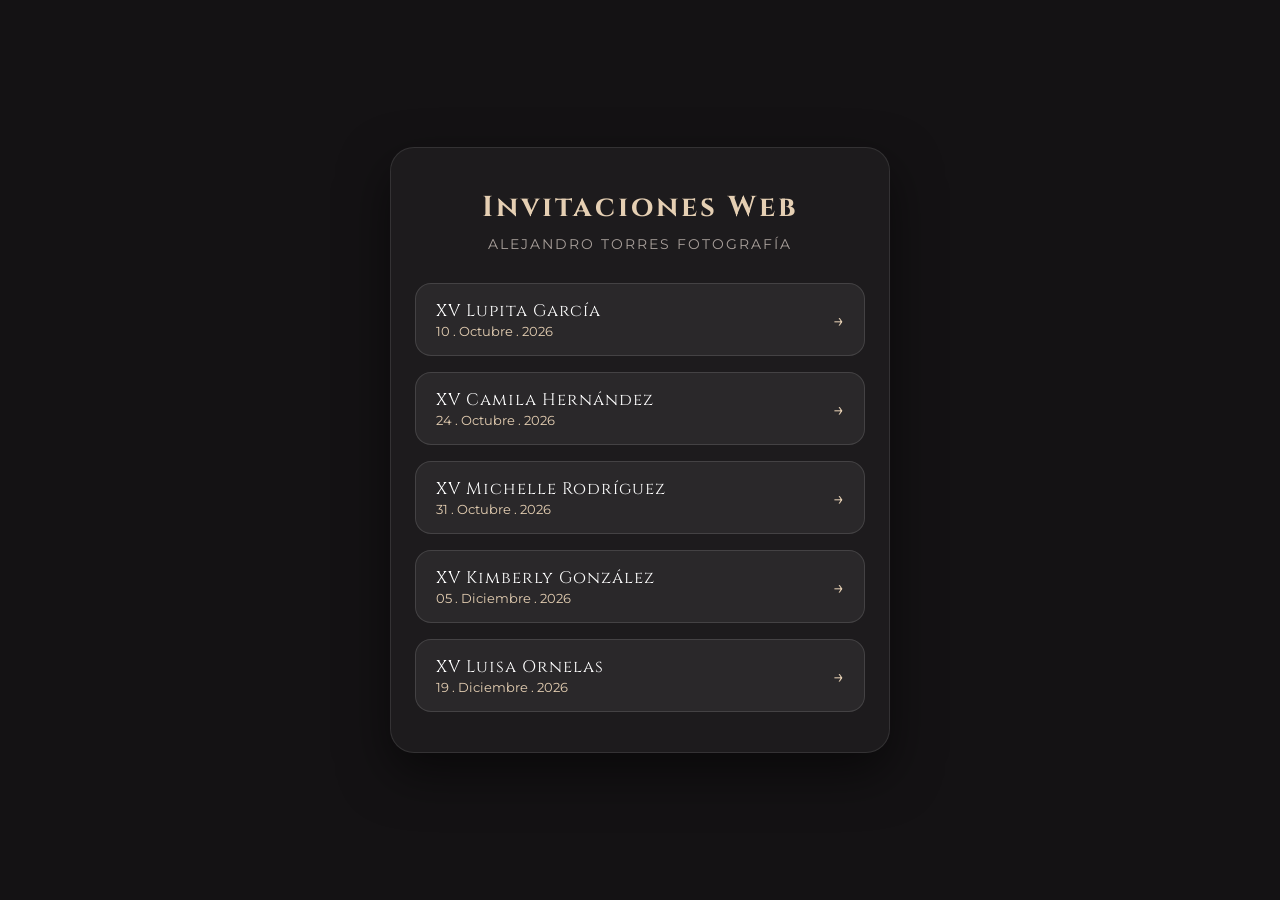
<file: index.html>
<!DOCTYPE html>
<html lang="es">
<head>
  <meta charset="UTF-8">
  <meta name="viewport" content="width=device-width, initial-scale=1.0">
  <title>Invitaciones Digitales - Alejandro Torres Fotografía</title>
  <link href="https://fonts.googleapis.com/css2?family=Cinzel:wght@500;700&family=Montserrat:wght@300;400;600&display=swap" rel="stylesheet">
  <style>
    * { margin: 0; padding: 0; box-sizing: border-box; }
    body {
      font-family: 'Montserrat', sans-serif;
      background: #141214;
      color: #f7f5f7;
      min-height: 100vh;
      display: flex;
      flex-direction: column;
      align-items: center;
      justify-content: center;
      padding: 24px;
      text-align: center;
    }
    .container {
      max-width: 500px;
      width: 100%;
      background: rgba(255, 255, 255, 0.04);
      border: 1px solid rgba(255, 255, 255, 0.1);
      border-radius: 24px;
      padding: 40px 24px;
      box-shadow: 0 20px 50px rgba(0,0,0,0.5);
    }
    h1 {
      font-family: 'Cinzel', serif;
      font-size: 1.8rem;
      letter-spacing: 3px;
      color: #e5cfb3;
      margin-bottom: 8px;
    }
    p.sub {
      font-size: 0.9rem;
      color: #a89f9a;
      letter-spacing: 2px;
      text-transform: uppercase;
      margin-bottom: 30px;
    }
    .cards-list {
      display: flex;
      flex-direction: column;
      gap: 16px;
    }
    .card-link {
      display: flex;
      align-items: center;
      justify-content: space-between;
      padding: 16px 20px;
      background: rgba(255, 255, 255, 0.06);
      border: 1px solid rgba(255, 255, 255, 0.12);
      border-radius: 16px;
      color: #fff;
      text-decoration: none;
      transition: all 0.3s ease;
    }
    .card-link:hover {
      background: rgba(255, 255, 255, 0.12);
      transform: translateY(-2px);
      border-color: #e5cfb3;
    }
    .card-title {
      font-family: 'Cinzel', serif;
      font-size: 1.05rem;
      letter-spacing: 1px;
    }
    .card-date {
      font-size: 0.8rem;
      color: #e5cfb3;
      margin-top: 2px;
      text-align: left;
    }
    .arrow {
      color: #e5cfb3;
      font-size: 1.2rem;
    }
  </style>
</head>
<body>
  <div class="container">
    <h1>Invitaciones Web</h1>
    <p class="sub">Alejandro Torres Fotografía</p>
    
    <div class="cards-list">
      <a href="xv-lupita/" class="card-link">
        <div>
          <div class="card-title">XV Lupita García</div>
          <div class="card-date">10 . Octubre . 2026</div>
        </div>
        <span class="arrow">→</span>
      </a>

      <a href="xv-camila/" class="card-link">
        <div>
          <div class="card-title">XV Camila Hernández</div>
          <div class="card-date">24 . Octubre . 2026</div>
        </div>
        <span class="arrow">→</span>
      </a>

      <a href="xv-michelle/" class="card-link">
        <div>
          <div class="card-title">XV Michelle Rodríguez</div>
          <div class="card-date">31 . Octubre . 2026</div>
        </div>
        <span class="arrow">→</span>
      </a>

      <a href="xv-kimberly/" class="card-link">
        <div>
          <div class="card-title">XV Kimberly González</div>
          <div class="card-date">05 . Diciembre . 2026</div>
        </div>
        <span class="arrow">→</span>
      </a>

      <a href="xv-luisa/" class="card-link">
        <div>
          <div class="card-title">XV Luisa Ornelas</div>
          <div class="card-date">19 . Diciembre . 2026</div>
        </div>
        <span class="arrow">→</span>
      </a>
    </div>
  </div>
</body>
</html>
</file>
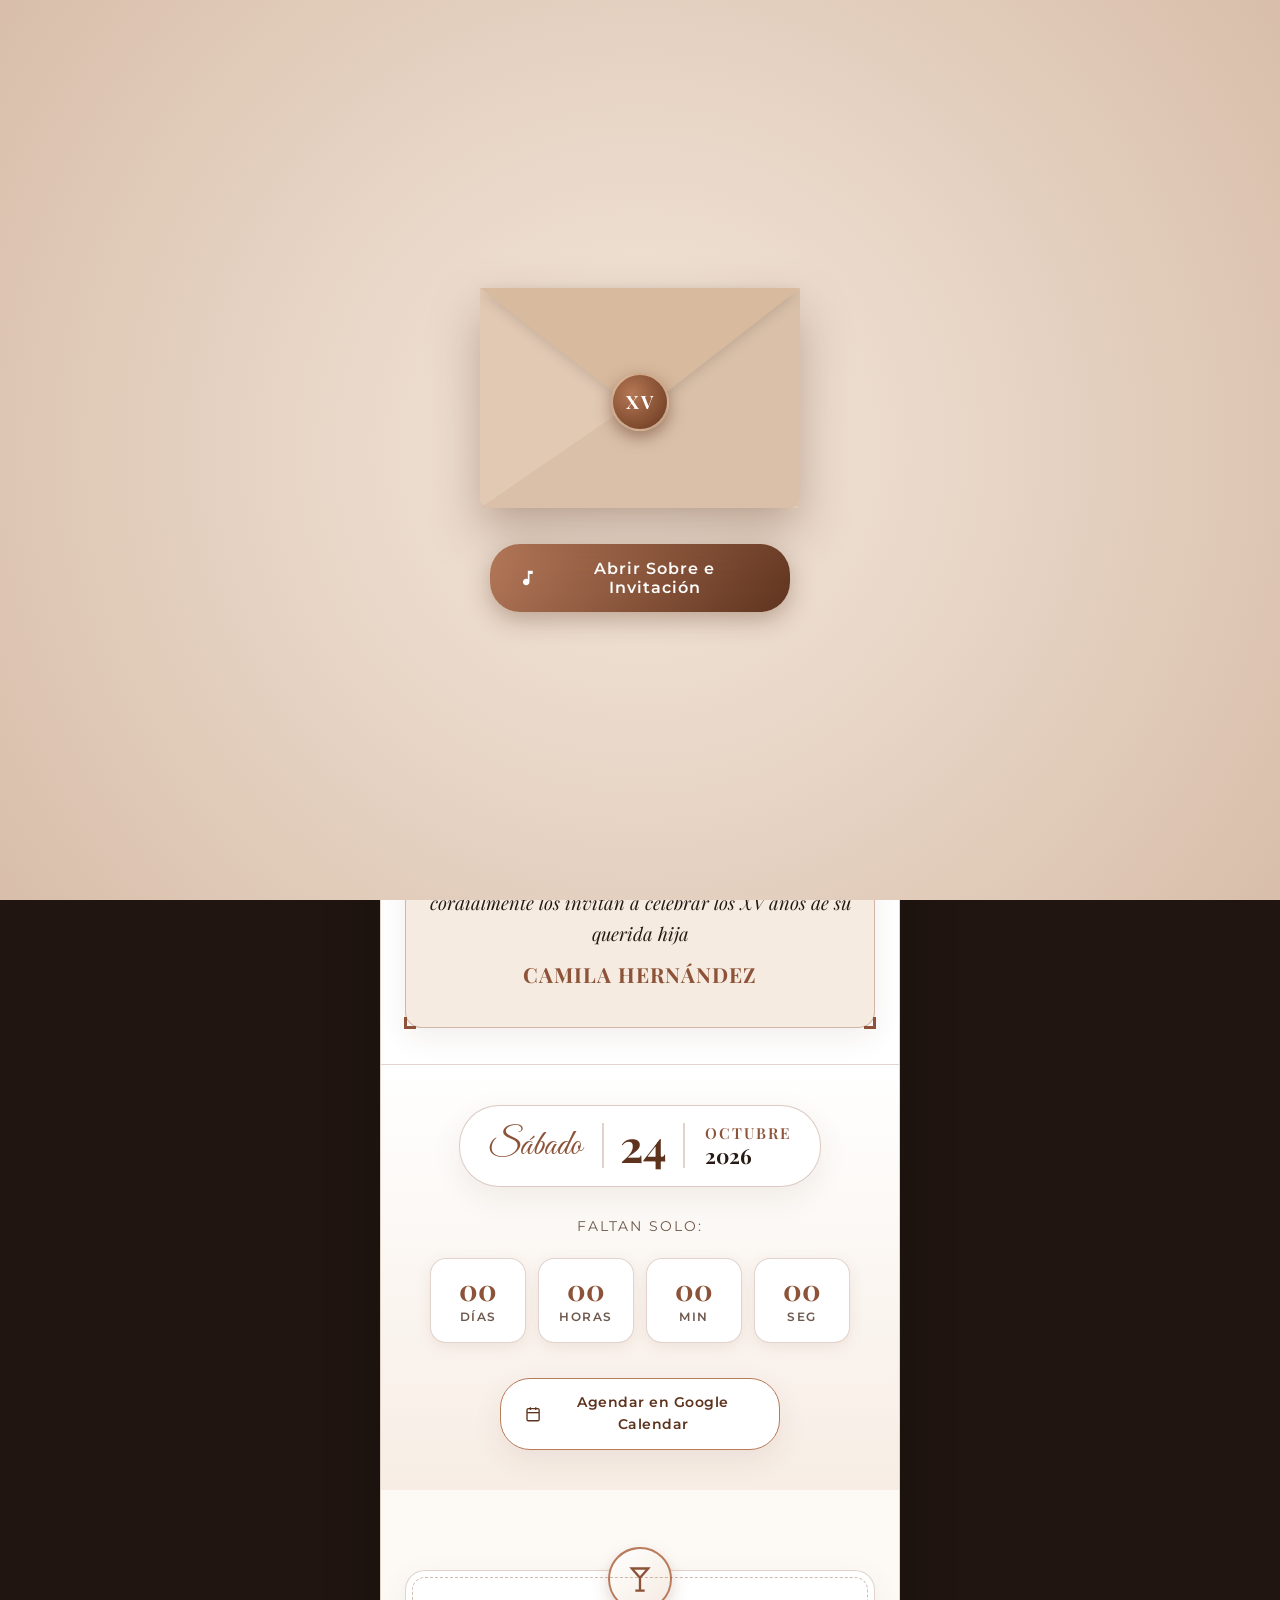
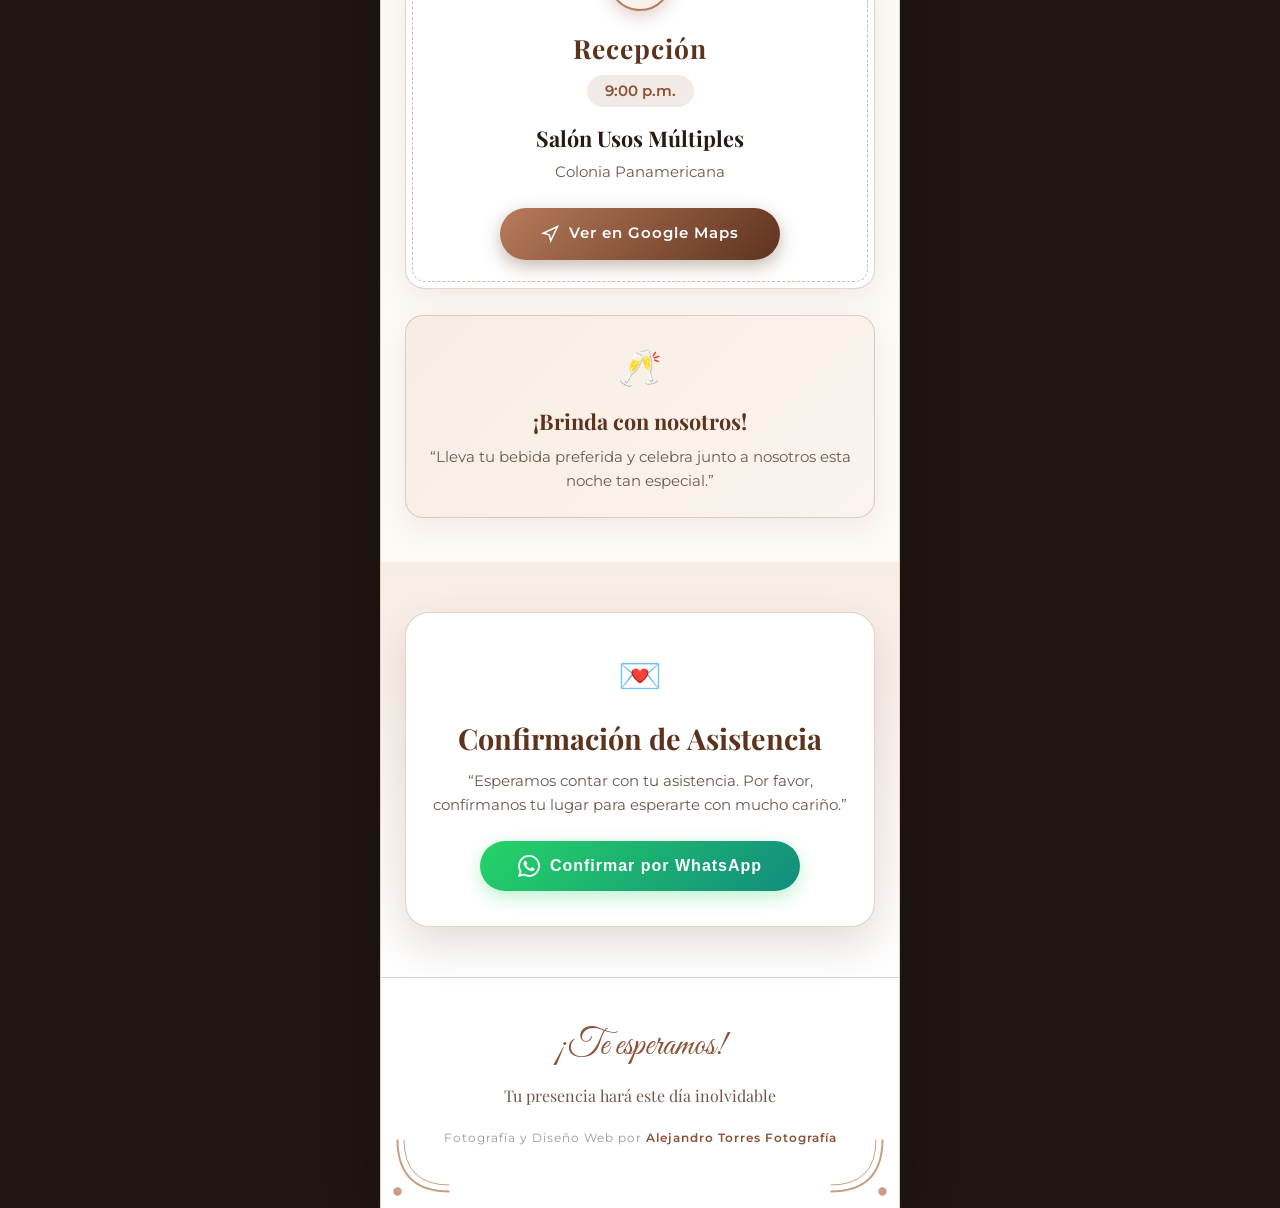
<file: xv-camila/index.html>
<!DOCTYPE html>
<html lang="es">
<head>
  <meta charset="UTF-8">
  <meta name="viewport" content="width=device-width, initial-scale=1.0, maximum-scale=1.0, user-scalable=no">
  <title>Mis XV Años - Camila Hernández</title>
  
  <!-- Open Graph para vista previa en WhatsApp, Facebook, etc. -->
  <meta property="og:title" content="Mis XV Años - Camila Hernández">
  <meta property="og:description" content="Antonio Hernández y Jessica Gallardo cordialmente los invitan a celebrar los XV años de su hija Camila Hernández. Sábado 24 de Octubre de 2026.">
  <meta property="og:image" content="img/0N1A7221.JPG">
  <meta property="og:type" content="website">

  <!-- Google Fonts: Caligrafía fina, Cinzel de imprenta editorial y Playfair Serif -->
  <link rel="preconnect" href="https://fonts.googleapis.com">
  <link rel="preconnect" href="https://fonts.gstatic.com" crossorigin>
  <link href="https://fonts.googleapis.com/css2?family=Cinzel:wght@400;600;700&family=Great+Vibes&family=Montserrat:wght@300;400;500;600&family=Playfair+Display:ital,wght@0,400;0,600;1,400&display=swap" rel="stylesheet">
  
  <!-- Estilos CSS -->
  <link rel="stylesheet" href="style.css">
</head>
<body>

  <!-- Pantalla de Bienvenida: Sobre Realista Interactivo (Apertura 3D) -->
  <div class="welcome-screen" id="welcomeScreen">
    <div class="envelope-wrapper" id="envelopeWrapper">
      
      <!-- Sobre físico -->
      <div class="envelope">
        <!-- Solapa superior con rotación 3D -->
        <div class="envelope-flap" id="envelopeFlap"></div>
        
        <!-- Bolsillo frontal del sobre -->
        <div class="envelope-pocket"></div>

        <!-- Sello de cera pulsante con monograma XV -->
        <div class="envelope-seal" id="envelopeSeal">
          <span>XV</span>
        </div>

        <!-- Carta interior que sube suavemente sin letras giratorias -->
        <div class="envelope-letter" id="envelopeLetter">
          <p class="letter-top">Save the Date</p>
          <h2 class="letter-title">Camila</h2>
          <p class="letter-subtitle">Hernández</p>
          <div class="letter-line"></div>
          <p class="letter-date">24 . OCTUBRE . 2026</p>
        </div>
      </div>

      <!-- Botón de apertura visible -->
      <div class="envelope-action-bar">
        <button class="open-invitation-btn" id="openInvitationBtn">
          <svg width="20" height="20" viewBox="0 0 24 24" fill="currentColor">
            <path d="M12 3v10.55c-.59-.34-1.27-.55-2-.55-2.21 0-4 1.79-4 4s1.79 4 4 4 4-1.79 4-4V7h4V3h-6z"/>
          </svg>
          Abrir Sobre e Invitación
        </button>
      </div>

    </div>
  </div>

  <!-- Destellos dorados animados -->
  <div class="sparkles-container"></div>

  <!-- Botón flotante para música -->
  <button class="audio-control" id="musicToggle" title="Reproducir música" aria-label="Control de música">
    <svg width="22" height="22" viewBox="0 0 24 24" fill="currentColor">
      <path d="M12 3v10.55c-.59-.34-1.27-.55-2-.55-2.21 0-4 1.79-4 4s1.79 4 4 4 4-1.79 4-4V7h4V3h-6z"/>
    </svg>
  </button>
  <audio id="bgAudio" loop preload="auto">
    <!-- Vals / Melodía de piano suave y elegante -->
    <source src="https://cdn.pixabay.com/download/audio/2022/05/27/audio_1808fbf07a.mp3?filename=piano-moment-9835.mp3" type="audio/mp3">
  </audio>

  <div class="main-wrapper">
    <!-- Orlados ornamentales en las esquinas -->
    <div class="corner-ornament top-left"></div>
    <div class="corner-ornament top-right"></div>
    <div class="corner-ornament bottom-left"></div>
    <div class="corner-ornament bottom-right"></div>
    
    <!-- 1. HERO ESTILO "SAVE THE DATE" EDITORIAL CON FOTO INTEGRADA -->
    <section class="hero-savethedate reveal">
      <img src="img/0N1A7221.JPG" alt="Camila Hernández Quinceañera" class="hero-savethedate-bg" loading="eager">
      <div class="hero-savethedate-overlay"></div>
      
      <div class="hero-savethedate-content">
        <div class="std-top">
          <span class="std-tag">Save the Date</span>
        </div>

        <div class="std-bottom">
          <div class="std-card-glass">
            <p class="std-xv">Mis XV Años</p>
            <h1 class="std-name">Camila</h1>
            <h2 class="std-lastname">Hernández</h2>
            
            <div class="ornament-flourish">
              <svg viewBox="0 0 100 20" class="flourish-svg">
                <path d="M0,10 Q25,0 50,10 Q75,20 100,10" fill="none" stroke="currentColor" stroke-width="1.2"/>
                <circle cx="50" cy="10" r="2.5" fill="currentColor"/>
                <circle cx="38" cy="10" r="1.5" fill="currentColor"/>
                <circle cx="62" cy="10" r="1.5" fill="currentColor"/>
              </svg>
            </div>

            <p class="std-date-hint">24 . OCTUBRE . 2026</p>
          </div>
        </div>
      </div>
    </section>

    <!-- 2. INVITACIÓN DE LOS PADRES -->
    <section class="parents-section reveal">
      <div class="invitation-quote-box">
        <div class="quote-corner qc-tl"></div>
        <div class="quote-corner qc-tr"></div>
        <div class="quote-corner qc-bl"></div>
        <div class="quote-corner qc-br"></div>
        
        <p class="parents-intro">
          <span class="parents-names-highlight">Antonio Hernández & Jessica Gallardo</span>
          cordialmente los invitan a celebrar los XV años de su querida hija
          <span class="parents-names-highlight" style="color: var(--color-bronze); font-size: 1.3rem;">Camila Hernández</span>
        </p>
      </div>
    </section>

    <!-- 3. CUENTA REGRESIVA & FECHA -->
    <section class="countdown-section reveal">
      <div class="date-badge">
        <span class="day-text">Sábado</span>
        <span class="date-number">24</span>
        <div class="date-month-year">
          <span class="date-month">Octubre</span>
          <span class="date-year">2026</span>
        </div>
      </div>

      <p style="font-size: 0.9rem; letter-spacing: 2px; text-transform: uppercase; color: var(--color-muted); margin-bottom: 20px;">Faltan solo:</p>

      <div class="countdown-grid">
        <div class="timer-box">
          <div class="timer-value" id="timer-days">00</div>
          <div class="timer-label">Días</div>
        </div>
        <div class="timer-box">
          <div class="timer-value" id="timer-hours">00</div>
          <div class="timer-label">Horas</div>
        </div>
        <div class="timer-box">
          <div class="timer-value" id="timer-minutes">00</div>
          <div class="timer-label">Min</div>
        </div>
        <div class="timer-box">
          <div class="timer-value" id="timer-seconds">00</div>
          <div class="timer-label">Seg</div>
        </div>
      </div>

      <div style="margin-top: 25px;">
        <a href="https://calendar.google.com/calendar/render?action=TEMPLATE&text=Mis+XV+A%C3%B1os+-+Camila+Hern%C3%A1ndez&dates=20261025T030000Z/20261025T080000Z&details=Celebraci%C3%B3n+de+los+XV+A%C3%B1os+de+Camila+Hern%C3%A1ndez.+9:00+p.m.+en+Sal%C3%B3n+Usos+M%C3%BAltiples,+Colonia+Panamericana.&location=Sal%C3%B3n+Usos+M%C3%BAltiples,+Colonia+Panamericana" target="_blank" class="btn-secondary" style="font-size: 0.85rem;">
          <svg width="18" height="18" viewBox="0 0 24 24" fill="none" stroke="currentColor" stroke-width="2">
            <rect x="3" y="4" width="18" height="18" rx="2" ry="2"></rect>
            <line x1="16" y1="2" x2="16" y2="6"></line>
            <line x1="8" y1="2" x2="8" y2="6"></line>
            <line x1="3" y1="10" x2="21" y2="10"></line>
          </svg>
          Agendar en Google Calendar
        </a>
      </div>
    </section>

    <!-- 4. LUGAR / RECEPCIÓN -->
    <section class="events-section reveal">
      <div class="event-card reveal">
        <div class="event-icon-wrap">
          <svg width="28" height="28" viewBox="0 0 24 24" fill="none" stroke="currentColor" stroke-width="2">
            <path d="M8 22h8M12 11v11M19 3l-7 8-7-8h14z"></path>
          </svg>
        </div>
        <h3 class="event-title">Recepción</h3>
        <span class="event-time">9:00 p.m.</span>
        <p class="event-place">Salón Usos Múltiples</p>
        <p class="event-address">Colonia Panamericana</p>
        
        <a href="https://www.google.com/maps/search/?api=1&query=Salon+Usos+Multiples+Colonia+Panamericana" target="_blank" class="btn-primary">
          <svg width="18" height="18" viewBox="0 0 24 24" fill="none" stroke="currentColor" stroke-width="2">
            <polygon points="3 11 22 2 13 21 11 13 3 11"></polygon>
          </svg>
          Ver en Google Maps
        </a>
      </div>

      <!-- NOTA ESPECIAL DE BRINDIS / BEBIDA -->
      <div class="toast-notice-box reveal">
        <div class="toast-icon">🥂</div>
        <h4 class="toast-title">¡Brinda con nosotros!</h4>
        <p class="toast-desc">
          “Lleva tu bebida preferida y celebra junto a nosotros esta noche tan especial.”
        </p>
      </div>
    </section>

    <!-- 5. CONFIRMACIÓN DE ASISTENCIA (RSVP) -->
    <section class="rsvp-section reveal">
      <div class="rsvp-box">
        <div style="font-size: 2.2rem; margin-bottom: 10px;">💌</div>
        <h3>Confirmación de Asistencia</h3>
        <p>“Esperamos contar con tu asistencia. Por favor, confírmanos tu lugar para esperarte con mucho cariño.”</p>
        
        <button id="openModalBtn" class="btn-primary btn-whatsapp" style="max-width: 320px; font-size: 1rem;">
          <svg width="22" height="22" viewBox="0 0 24 24" fill="currentColor">
            <path d="M.057 24l1.687-6.163c-1.041-1.804-1.588-3.849-1.587-5.946.003-6.556 5.338-11.891 11.893-11.891 3.181.001 6.167 1.24 8.413 3.488 2.245 2.248 3.481 5.236 3.48 8.414-.003 6.557-5.338 11.892-11.893 11.892-1.99-.001-3.951-.5-5.688-1.448l-6.305 1.654zm6.597-3.807c1.676.995 3.276 1.591 5.392 1.592 5.448 0 9.886-4.434 9.889-9.885.002-5.462-4.415-9.89-9.881-9.892-5.452 0-9.887 4.434-9.889 9.884-.001 2.225.651 3.891 1.746 5.634l-.999 3.648 3.742-.981zm11.387-5.464c-.074-.124-.272-.198-.57-.347-.297-.149-1.758-.868-2.031-.967-.272-.099-.47-.149-.669.149-.198.297-.768.967-.941 1.165-.173.198-.347.223-.644.074-.297-.149-1.255-.462-2.39-1.475-.883-.788-1.48-1.761-1.653-2.059-.173-.297-.018-.458.13-.606.134-.133.297-.347.446-.521.151-.172.2-.296.3-.495.099-.198.05-.372-.025-.521-.075-.148-.669-1.611-.916-2.206-.242-.579-.487-.501-.669-.51l-.57-.01c-.198 0-.52.074-.792.372s-1.04 1.016-1.04 2.479 1.065 2.876 1.213 3.074c.149.198 2.095 3.2 5.076 4.487.709.306 1.263.489 1.694.626.712.226 1.36.194 1.872.118.571-.085 1.758-.719 2.006-1.413.248-.695.248-1.29.173-1.414z"/>
          </svg>
          Confirmar por WhatsApp
        </button>
      </div>
    </section>

    <!-- FOOTER -->
    <footer>
      <p class="footer-quote">¡Te esperamos!</p>
      <p style="font-family: var(--font-serif); font-size: 1rem; color: var(--color-muted); margin-bottom: 20px;">Tu presencia hará este día inolvidable</p>
      <p class="footer-credits">
        Fotografía y Diseño Web por <a href="https://instagram.com/alejandrotorresfotografia" target="_blank">Alejandro Torres Fotografía</a>
      </p>
    </footer>

  </div>

  <!-- MODAL DE CONFIRMACIÓN -->
  <div class="modal" id="rsvpModal">
    <div class="modal-content">
      <button class="modal-close" id="closeModalBtn">&times;</button>
      <h3 style="font-family: var(--font-serif); font-size: 1.6rem; color: var(--color-bronze-dark); margin-bottom: 8px;">Confirmar Asistencia</h3>
      <p style="font-size: 0.9rem; color: var(--color-muted);">Completa tus datos para enviar un mensaje automático por WhatsApp:</p>
      
      <form class="modal-form" id="rsvpForm">
        <label for="guestName">Nombre(s) completo(s):</label>
        <input type="text" id="guestName" placeholder="Ej. Familia González / Carlos Mendoza" required>

        <label for="guestAttendance">¿Podrás asistir?</label>
        <select id="guestAttendance">
          <option value="Sí, asistiré">¡Sí, con mucho gusto asistiré!</option>
          <option value="No podré asistir">Lamentablemente no podré asistir</option>
        </select>

        <label for="guestCount">Número de pases confirmados:</label>
        <select id="guestCount">
          <option value="1 persona">1 persona</option>
          <option value="2 personas" selected>2 personas</option>
          <option value="3 personas">3 personas</option>
          <option value="4 personas">4 personas</option>
          <option value="5 personas">5 personas</option>
          <option value="Familia completa">Familia completa</option>
        </select>

        <label for="guestNote">Mensaje para Camila (opcional):</label>
        <input type="text" id="guestNote" placeholder="¡Muchas felicidades Camila!">

        <button type="submit" class="btn-primary btn-whatsapp" style="width: 100%; max-width: 100%; margin-top: 20px;">
          Enviar Confirmación a WhatsApp
        </button>
      </form>
    </div>
  </div>

  <script src="script.js"></script>
</body>
</html>
</file>
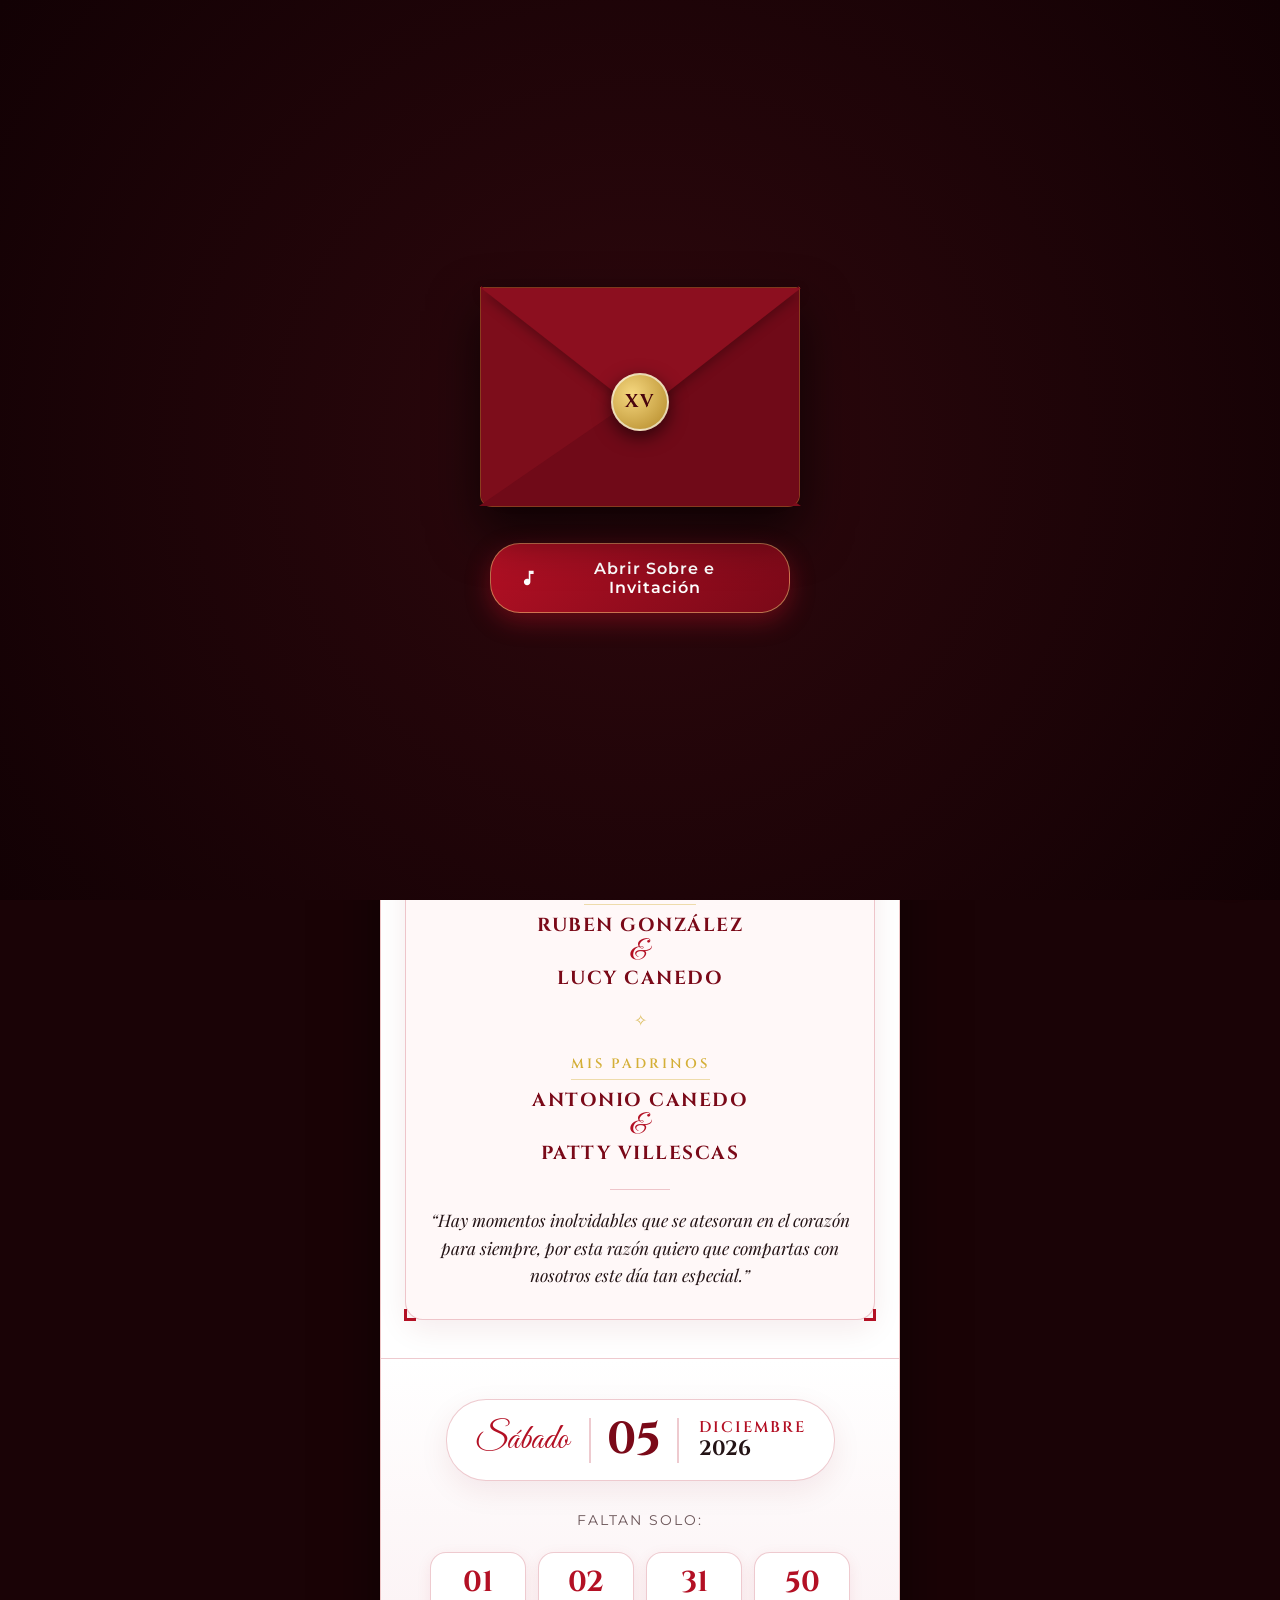
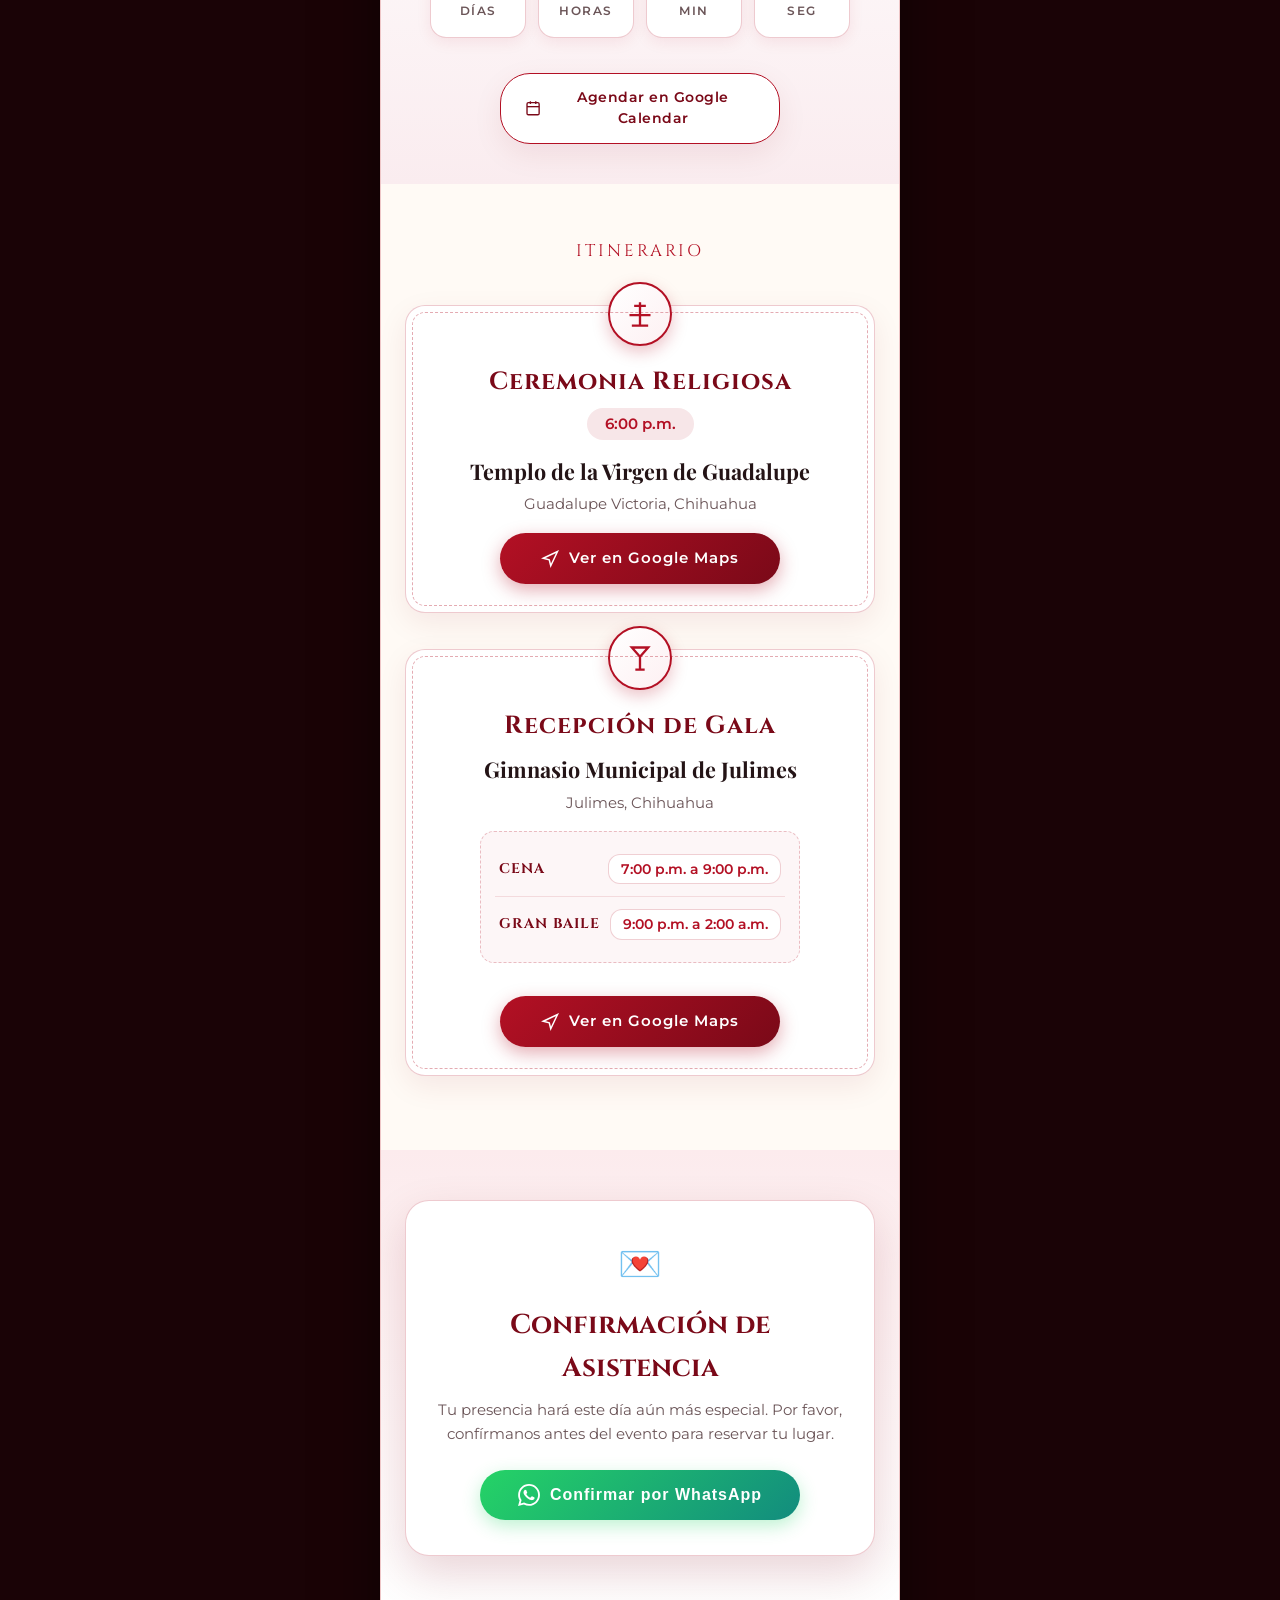
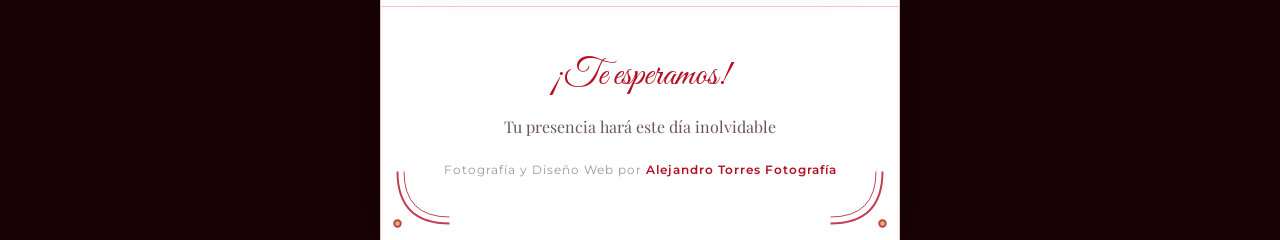
<file: xv-kimberly/index.html>
<!DOCTYPE html>
<html lang="es">

<head>
  <meta charset="UTF-8">
  <meta name="viewport" content="width=device-width, initial-scale=1.0, maximum-scale=1.0, user-scalable=no">
  <title>Mis XV Años - Kimberly González Canedo</title>

  <!-- Open Graph para vista previa en WhatsApp, Facebook, Instagram -->
  <meta property="og:title" content="Mis XV Años - Kimberly González Canedo">
  <meta property="og:description"
    content="Acompáñanos a celebrar los XV años de Kimberly González Canedo. Sábado 5 de Diciembre de 2026. ¡Haz clic para ver el itinerario y confirmar tu asistencia!">
  <meta property="og:image" content="img/silueta.jpeg">
  <meta property="og:type" content="website">

  <!-- Google Fonts: Caligrafía fina, Cinzel de imprenta imperial y Playfair -->
  <link rel="preconnect" href="https://fonts.googleapis.com">
  <link rel="preconnect" href="https://fonts.gstatic.com" crossorigin>
  <link
    href="https://fonts.googleapis.com/css2?family=Cinzel:wght@400;600;700&family=Great+Vibes&family=Montserrat:wght@300;400;500;600&family=Playfair+Display:ital,wght@0,400;0,600;1,400&display=swap"
    rel="stylesheet">

  <!-- Estilos CSS -->
  <link rel="stylesheet" href="style.css">
</head>

<body>

  <!-- Pantalla de Bienvenida: Sobre Realista Rojo Rubí & Oro (Apertura 3D) -->
  <div class="welcome-screen" id="welcomeScreen">
    <div class="envelope-wrapper" id="envelopeWrapper">

      <!-- Sobre físico -->
      <div class="envelope">
        <!-- Solapa superior 3D -->
        <div class="envelope-flap" id="envelopeFlap"></div>

        <!-- Bolsillo frontal del sobre -->
        <div class="envelope-pocket"></div>

        <!-- Sello de cera en Oro Reluciente -->
        <div class="envelope-seal" id="envelopeSeal">
          <span>XV</span>
        </div>

        <!-- Carta interior limpia -->
        <div class="envelope-letter" id="envelopeLetter">
          <p class="letter-top">Nuestra Quinceañera</p>
          <h2 class="letter-title">Kimberly</h2>
          <p class="letter-subtitle">González Canedo</p>
          <div class="letter-line"></div>
          <p class="letter-date">5 . DICIEMBRE . 2026</p>
        </div>
      </div>

      <!-- Botón de apertura -->
      <div class="envelope-action-bar">
        <button class="open-invitation-btn" id="openInvitationBtn">
          <svg width="20" height="20" viewBox="0 0 24 24" fill="currentColor">
            <path d="M12 3v10.55c-.59-.34-1.27-.55-2-.55-2.21 0-4 1.79-4 4s1.79 4 4 4 4-1.79 4-4V7h4V3h-6z" />
          </svg>
          Abrir Sobre e Invitación
        </button>
      </div>

    </div>
  </div>

  <!-- Pétalos de rosa roja cayendo suavemente -->
  <div class="petals-container"></div>

  <!-- Botón flotante para música -->
  <button class="audio-control" id="musicToggle" title="Reproducir música" aria-label="Control de música">
    <svg width="22" height="22" viewBox="0 0 24 24" fill="currentColor">
      <path d="M12 3v10.55c-.59-.34-1.27-.55-2-.55-2.21 0-4 1.79-4 4s1.79 4 4 4 4-1.79 4-4V7h4V3h-6z" />
    </svg>
  </button>
  <audio id="bgAudio" loop preload="auto">
    <!-- Vals / Melodía suave de gala -->
    <source src="https://cdn.pixabay.com/download/audio/2022/05/27/audio_1808fbf07a.mp3?filename=piano-moment-9835.mp3"
      type="audio/mp3">
  </audio>

  <div class="main-wrapper">
    <!-- Orlados ornamentales en las cuatro esquinas -->
    <div class="corner-ornament top-left"></div>
    <div class="corner-ornament top-right"></div>
    <div class="corner-ornament bottom-left"></div>
    <div class="corner-ornament bottom-right"></div>

    <!-- 1. HERO CON LA SILUETA ELEGANTE DE QUINCEAÑERA CON VESTIDO ROJO -->
    <section class="hero reveal">
      <div class="hero-crown">
        <svg width="42" height="26" viewBox="0 0 24 24" fill="currentColor">
          <path d="M5 16L3 5l5.5 5L12 4l3.5 6L21 5l-2 11H5m14 3c0 .6-.4 1-1 1H6c-.6 0-1-.4-1-1v-1h14v1z" />
        </svg>
      </div>
      <p class="hero-sub">Mis XV Años</p>
      <h1 class="hero-name">Kimberly</h1>
      <h2 class="hero-fullname">González Canedo</h2>

      <!-- Marco Arqueado con la Ilustración de Quinceañera en Acuarela -->
      <div class="silhouette-frame">
        <div class="silhouette-inner">
          <img src="img/silueta.jpeg" alt="Ilustración Quinceañera Vestido Rojo Kimberly González Canedo" loading="eager">
        </div>
        <div class="silhouette-badge">Una Noche Mágica ♡</div>
      </div>

      <div class="ornament-flourish">
        <svg viewBox="0 0 100 20" class="flourish-svg">
          <path d="M0,10 Q25,0 50,10 Q75,20 100,10" fill="none" stroke="currentColor" stroke-width="1.3" />
          <circle cx="50" cy="10" r="2.5" fill="currentColor" />
          <circle cx="38" cy="10" r="1.5" fill="currentColor" />
          <circle cx="62" cy="10" r="1.5" fill="currentColor" />
        </svg>
      </div>
    </section>

    <!-- 2. BENDICIÓN DE PADRES Y PADRINOS -->
    <section class="family-section reveal">
      <div class="family-quote-box">
        <div class="quote-corner qc-tl"></div>
        <div class="quote-corner qc-tr"></div>
        <div class="quote-corner qc-bl"></div>
        <div class="quote-corner qc-br"></div>

        <p class="blessing-header">Con la bendición de Dios y el amor de:</p>
        
        <div class="family-block">
          <span class="family-role">Mis Padres</span>
          <p class="family-names">
            Ruben González<br>
            <span class="family-ampersand">&</span><br>
            Lucy Canedo
          </p>
        </div>

        <div class="family-divider">
          <span>✧</span>
        </div>

        <div class="family-block">
          <span class="family-role">Mis Padrinos</span>
          <p class="family-names">
            Antonio Canedo<br>
            <span class="family-ampersand">&</span><br>
            Patty Villescas
          </p>
        </div>

        <div class="quote-divider-line"></div>

        <p class="family-message">
          “Hay momentos inolvidables que se atesoran en el corazón para siempre, por esta razón quiero que compartas
          con nosotros este día tan especial.”
        </p>
      </div>
    </section>

    <!-- 3. CUENTA REGRESIVA & FECHA -->
    <section class="countdown-section reveal">
      <div class="date-badge">
        <span class="day-text">Sábado</span>
        <span class="date-number">05</span>
        <div class="date-month-year">
          <span class="date-month">Diciembre</span>
          <span class="date-year">2026</span>
        </div>
      </div>

      <p
        style="font-size: 0.9rem; letter-spacing: 2px; text-transform: uppercase; color: var(--color-muted); margin-bottom: 20px;">
        Faltan solo:</p>

      <div class="countdown-grid">
        <div class="timer-box">
          <div class="timer-value" id="timer-days">00</div>
          <div class="timer-label">Días</div>
        </div>
        <div class="timer-box">
          <div class="timer-value" id="timer-hours">00</div>
          <div class="timer-label">Horas</div>
        </div>
        <div class="timer-box">
          <div class="timer-value" id="timer-minutes">00</div>
          <div class="timer-label">Min</div>
        </div>
        <div class="timer-box">
          <div class="timer-value" id="timer-seconds">00</div>
          <div class="timer-label">Seg</div>
        </div>
      </div>

      <div style="margin-top: 25px;">
        <a href="https://calendar.google.com/calendar/render?action=TEMPLATE&text=Mis+XV+A%C3%B1os+-+Kimberly+Anyeli+Gonz%C3%A1lez+Canedo&dates=20261206T000000Z/20261206T080000Z&details=Celebraci%C3%B3n+de+los+XV+A%C3%B1os+de+Kimberly+Anyeli.+Misa+6:00pm+en+Templo+de+la+Virgen+de+Guadalupe.+Cena+y+Baile+en+Gimnasio+Municipal+de+Julimes.&location=Gimnasio+Municipal+de+Julimes,+Chihuahua"
          target="_blank" class="btn-secondary" style="font-size: 0.85rem;">
          <svg width="18" height="18" viewBox="0 0 24 24" fill="none" stroke="currentColor" stroke-width="2">
            <rect x="3" y="4" width="18" height="18" rx="2" ry="2"></rect>
            <line x1="16" y1="2" x2="16" y2="6"></line>
            <line x1="8" y1="2" x2="8" y2="6"></line>
            <line x1="3" y1="10" x2="21" y2="10"></line>
          </svg>
          Agendar en Google Calendar
        </a>
      </div>
    </section>

    <!-- 4. ITINERARIO DE EVENTOS (MISA, CENA Y BAILE) -->
    <section class="events-section reveal">
      <div class="section-divider">
        <span
          style="font-family: var(--font-display); font-size: 1.05rem; letter-spacing: 3px; text-transform: uppercase; color: var(--color-red-primary);">Itinerario</span>
      </div>

      <!-- 1. Misa -->
      <div class="event-card reveal">
        <div class="event-icon-wrap">
          <svg width="28" height="28" viewBox="0 0 24 24" fill="none" stroke="currentColor" stroke-width="2">
            <path d="M12 2v20M17 5H7M3 13h18M5 22h14"></path>
          </svg>
        </div>
        <h3 class="event-title">Ceremonia Religiosa</h3>
        <span class="event-time">6:00 p.m.</span>
        <p class="event-place">Templo de la Virgen de Guadalupe</p>
        <p class="event-address">Guadalupe Victoria, Chihuahua</p>

        <a href="https://www.google.com/maps/search/?api=1&query=Templo+de+la+Virgen+de+Guadalupe+Guadalupe+Victoria+Chihuahua"
          target="_blank" class="btn-primary">
          <svg width="18" height="18" viewBox="0 0 24 24" fill="none" stroke="currentColor" stroke-width="2">
            <polygon points="3 11 22 2 13 21 11 13 3 11"></polygon>
          </svg>
          Ver en Google Maps
        </a>
      </div>

      <!-- 2. Recepción, Cena y Baile (Mismo lugar) -->
      <div class="event-card reveal">
        <div class="event-icon-wrap">
          <svg width="28" height="28" viewBox="0 0 24 24" fill="none" stroke="currentColor" stroke-width="2">
            <path d="M8 22h8M12 11v11M19 3l-7 8-7-8h14z"></path>
          </svg>
        </div>
        <h3 class="event-title">Recepción de Gala</h3>
        <p class="event-place">Gimnasio Municipal de Julimes</p>
        <p class="event-address">Julimes, Chihuahua</p>

        <!-- Desglose de horarios dentro del mismo salón -->
        <div class="schedule-block">
          <div class="schedule-item">
            <span class="schedule-badge">Cena</span>
            <span class="schedule-time">7:00 p.m. a 9:00 p.m.</span>
          </div>
          <div class="schedule-divider"></div>
          <div class="schedule-item">
            <span class="schedule-badge">Gran Baile</span>
            <span class="schedule-time">9:00 p.m. a 2:00 a.m.</span>
          </div>
        </div>

        <a href="https://www.google.com/maps/search/?api=1&query=Gimnasio+Municipal+de+Julimes+Chihuahua"
          target="_blank" class="btn-primary" style="margin-top: 15px;">
          <svg width="18" height="18" viewBox="0 0 24 24" fill="none" stroke="currentColor" stroke-width="2">
            <polygon points="3 11 22 2 13 21 11 13 3 11"></polygon>
          </svg>
          Ver en Google Maps
        </a>
      </div>
    </section>

    <!-- 5. CONFIRMACIÓN DE ASISTENCIA (RSVP DIRECTO A MAMÁ LUCY CANEDO) -->
    <section class="rsvp-section reveal">
      <div class="rsvp-box">
        <div style="font-size: 2.2rem; margin-bottom: 10px;">💌</div>
        <h3>Confirmación de Asistencia</h3>
        <p>Tu presencia hará este día aún más especial. Por favor, confírmanos antes del evento para reservar tu lugar.
        </p>

        <button id="openModalBtn" class="btn-primary btn-whatsapp" style="max-width: 320px; font-size: 1rem;">
          <svg width="22" height="22" viewBox="0 0 24 24" fill="currentColor">
            <path
              d="M.057 24l1.687-6.163c-1.041-1.804-1.588-3.849-1.587-5.946.003-6.556 5.338-11.891 11.893-11.891 3.181.001 6.167 1.24 8.413 3.488 2.245 2.248 3.481 5.236 3.48 8.414-.003 6.557-5.338 11.892-11.893 11.892-1.99-.001-3.951-.5-5.688-1.448l-6.305 1.654zm6.597-3.807c1.676.995 3.276 1.591 5.392 1.592 5.448 0 9.886-4.434 9.889-9.885.002-5.462-4.415-9.89-9.881-9.892-5.452 0-9.887 4.434-9.889 9.884-.001 2.225.651 3.891 1.746 5.634l-.999 3.648 3.742-.981zm11.387-5.464c-.074-.124-.272-.198-.57-.347-.297-.149-1.758-.868-2.031-.967-.272-.099-.47-.149-.669.149-.198.297-.768.967-.941 1.165-.173.198-.347.223-.644.074-.297-.149-1.255-.462-2.39-1.475-.883-.788-1.48-1.761-1.653-2.059-.173-.297-.018-.458.13-.606.134-.133.297-.347.446-.521.151-.172.2-.296.3-.495.099-.198.05-.372-.025-.521-.075-.148-.669-1.611-.916-2.206-.242-.579-.487-.501-.669-.51l-.57-.01c-.198 0-.52.074-.792.372s-1.04 1.016-1.04 2.479 1.065 2.876 1.213 3.074c.149.198 2.095 3.2 5.076 4.487.709.306 1.263.489 1.694.626.712.226 1.36.194 1.872.118.571-.085 1.758-.719 2.006-1.413.248-.695.248-1.29.173-1.414z" />
          </svg>
          Confirmar por WhatsApp
        </button>
      </div>
    </section>

    <!-- FOOTER -->
    <footer>
      <p class="footer-quote">¡Te esperamos!</p>
      <p style="font-family: var(--font-serif); font-size: 1rem; color: var(--color-muted); margin-bottom: 20px;">Tu
        presencia hará este día inolvidable</p>
      <p class="footer-credits">
        Fotografía y Diseño Web por <a href="https://instagram.com/alejandrotorresfotografia" target="_blank">Alejandro
          Torres Fotografía</a>
      </p>
    </footer>

  </div>

  <!-- MODAL DE CONFIRMACIÓN -->
  <div class="modal" id="rsvpModal">
    <div class="modal-content">
      <button class="modal-close" id="closeModalBtn">&times;</button>
      <h3
        style="font-family: var(--font-display); font-size: 1.5rem; color: var(--color-red-dark); margin-bottom: 8px;">
        Confirmar Asistencia</h3>
      <p style="font-size: 0.9rem; color: var(--color-muted);">Completa tus datos para enviar un mensaje automático por
        WhatsApp a la familia:</p>

      <form class="modal-form" id="rsvpForm">
        <label for="guestName">Nombre(s) completo(s):</label>
        <input type="text" id="guestName" placeholder="Ej. Familia Rodríguez / Maricela Morales" required>

        <label for="guestAttendance">¿Podrás asistir?</label>
        <select id="guestAttendance">
          <option value="Sí, asistiré">¡Sí, con mucho gusto asistiré!</option>
          <option value="No podré asistir">Lamentablemente no podré asistir</option>
        </select>

        <label for="guestCount">Número de pases confirmados:</label>
        <select id="guestCount">
          <option value="1 persona">1 persona</option>
          <option value="2 personas" selected>2 personas</option>
          <option value="3 personas">3 personas</option>
          <option value="4 personas">4 personas</option>
          <option value="5 personas">5 personas</option>
          <option value="Familia completa">Familia completa</option>
        </select>

        <label for="guestNote">Mensaje de felicitación para Kimberly (opcional):</label>
        <input type="text" id="guestNote" placeholder="¡Muchas felicidades Kimberly!">

        <button type="submit" class="btn-primary btn-whatsapp" style="width: 100%; max-width: 100%; margin-top: 20px;">
          Enviar Confirmación a WhatsApp
        </button>
      </form>
    </div>
  </div>

  <script src="script.js"></script>
</body>

</html>
</file>
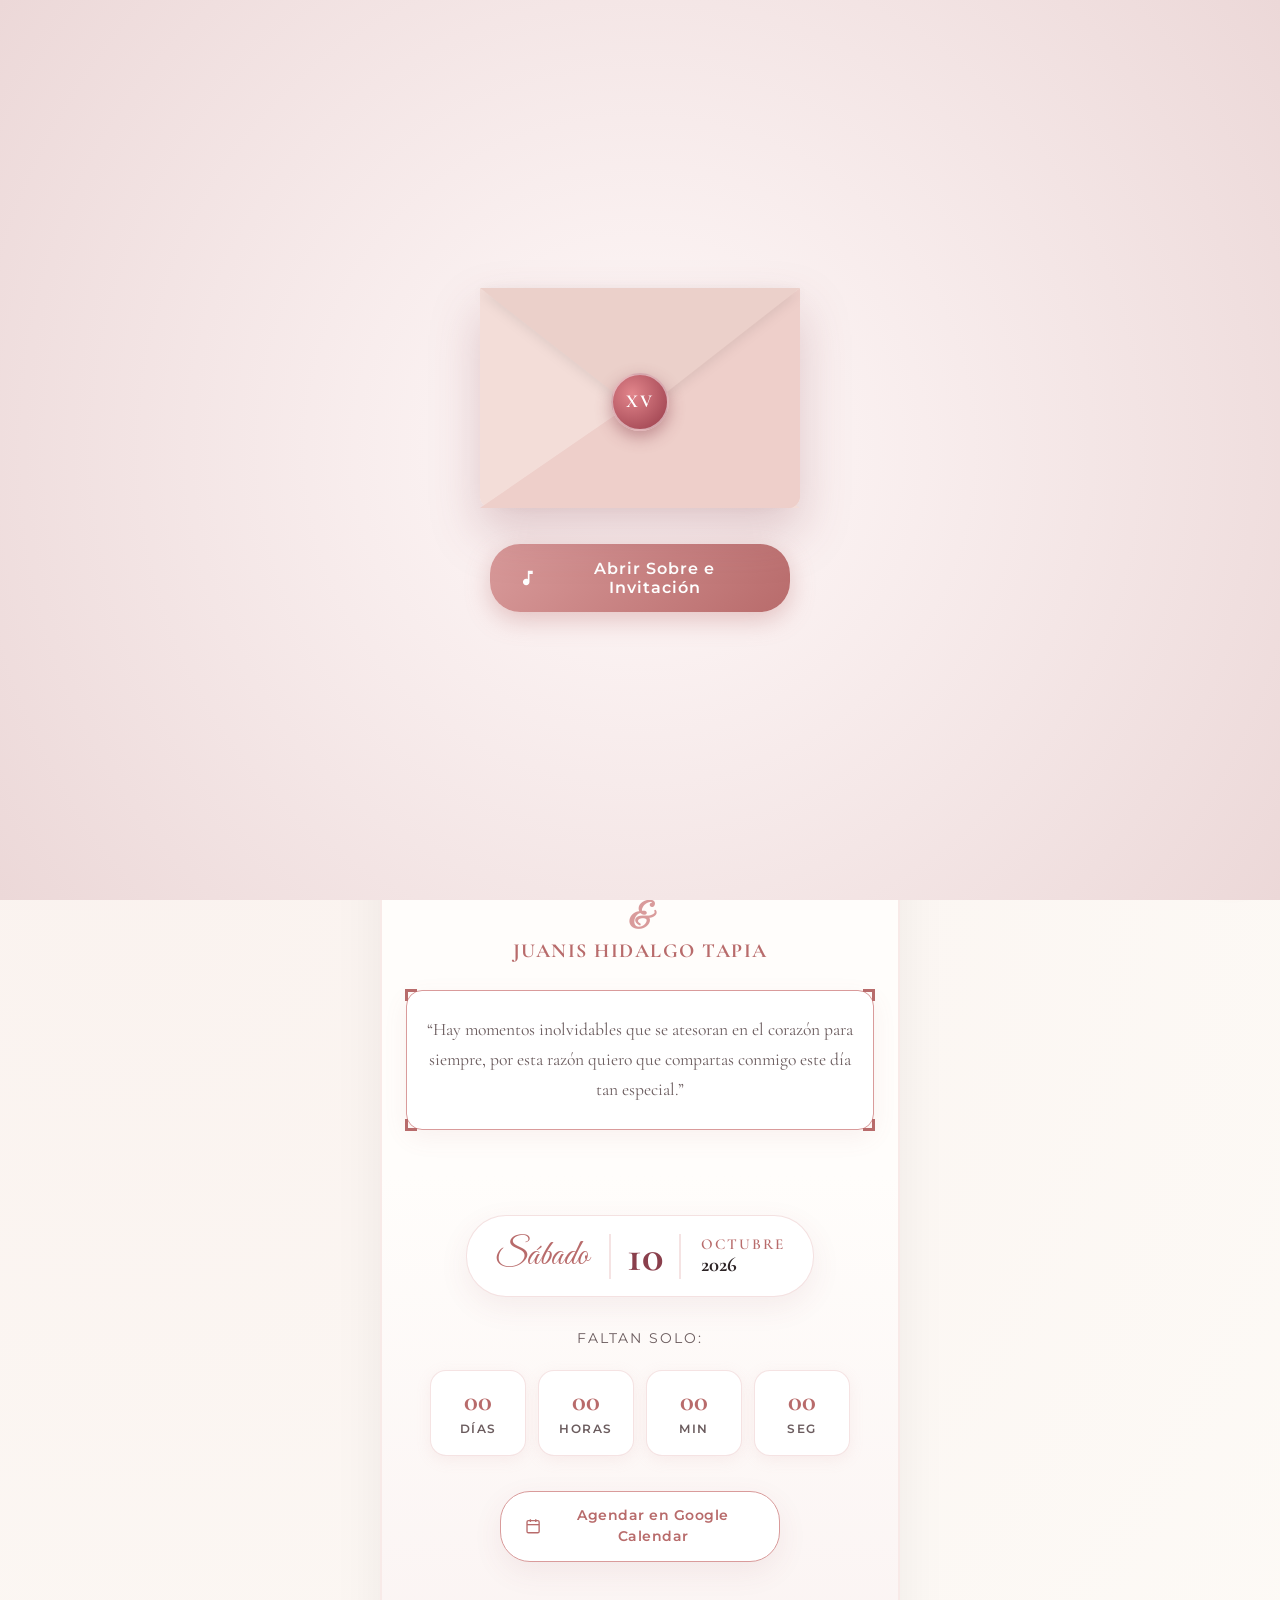
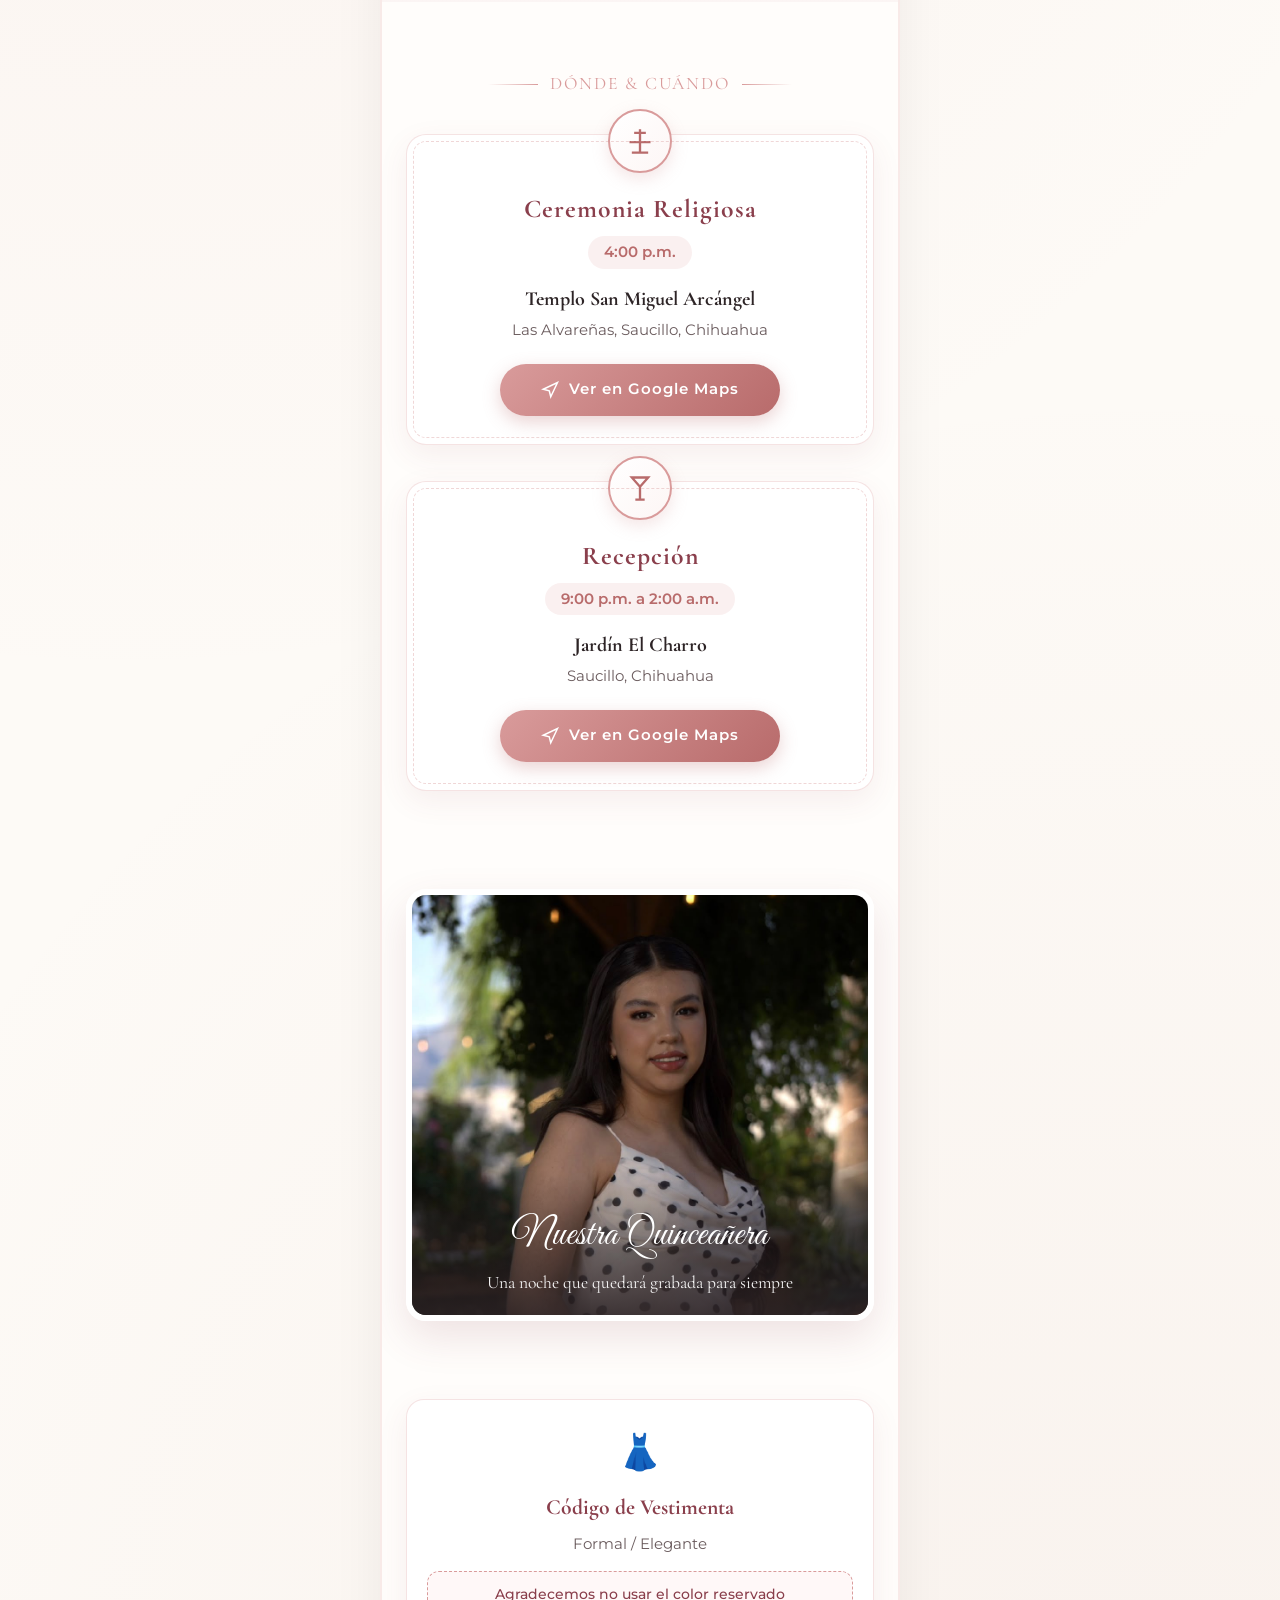
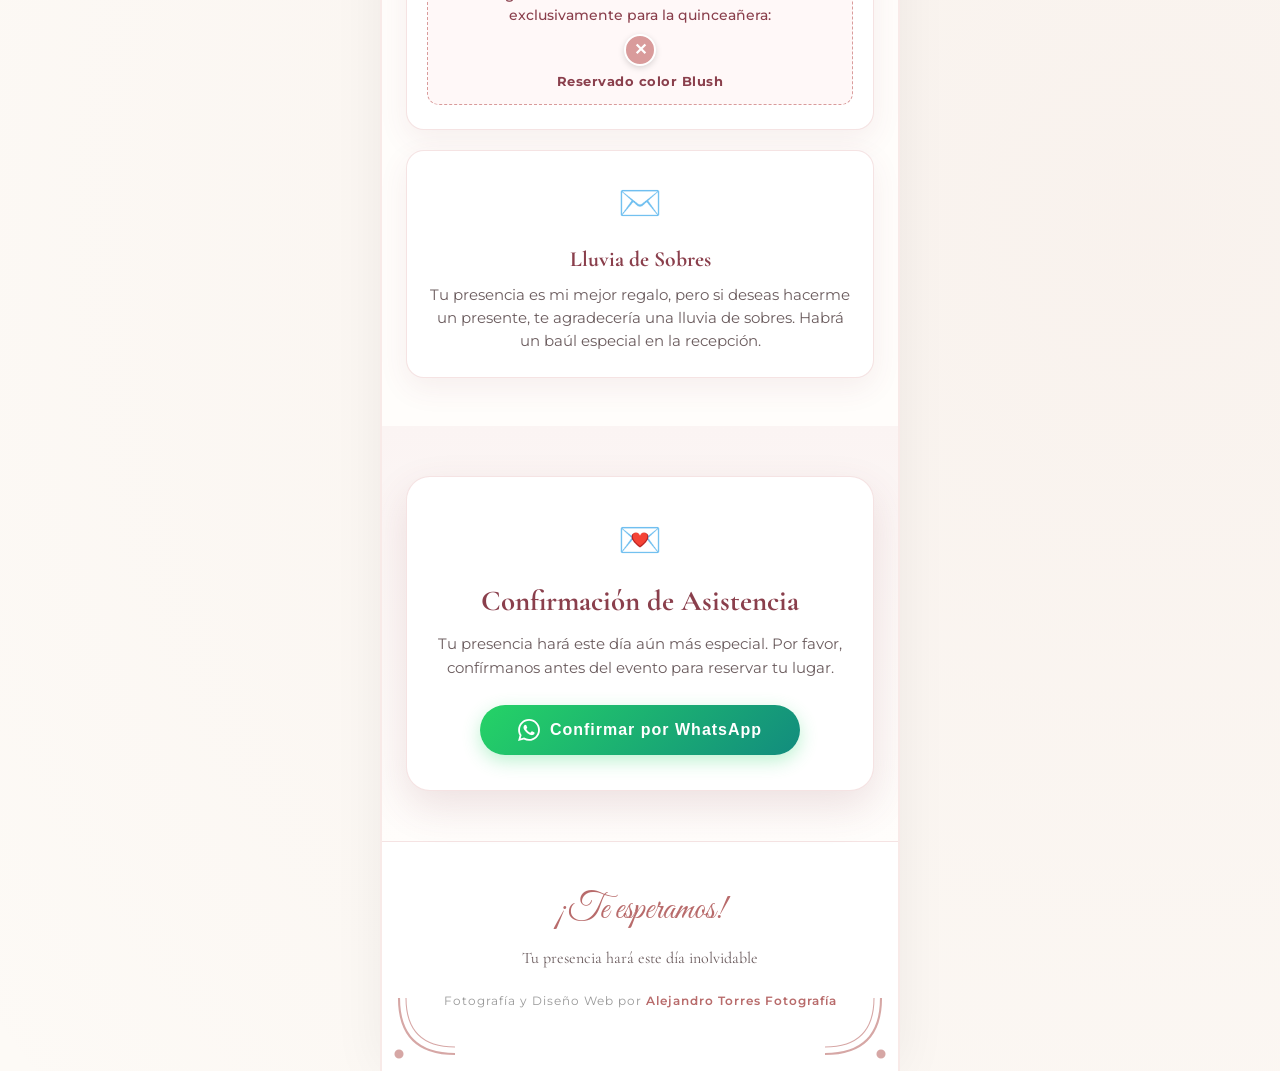
<file: xv-lupita/index.html>
<!DOCTYPE html>
<html lang="es">
<head>
  <meta charset="UTF-8">
  <meta name="viewport" content="width=device-width, initial-scale=1.0, maximum-scale=1.0, user-scalable=no">
  <title>Mis XV Años - Lupita García Hidalgo</title>
  
  <!-- Open Graph para vista previa prémium en WhatsApp, Facebook, Instagram -->
  <meta property="og:title" content="Mis XV Años - Lupita García Hidalgo">
  <meta property="og:description" content="Acompáñame a celebrar este día tan especial. Sábado 10 de Octubre de 2026. ¡Haz clic para ver los detalles y confirmar tu asistencia!">
  <meta property="og:image" content="img/1.jpeg">
  <meta property="og:type" content="website">

  <!-- Google Fonts: Caligrafía fina, Serif elegante y Sans legible -->
  <link rel="preconnect" href="https://fonts.googleapis.com">
  <link rel="preconnect" href="https://fonts.gstatic.com" crossorigin>
  <link href="https://fonts.googleapis.com/css2?family=Cormorant+Garamond:ital,wght@0,400;0,600;0,700;1,400&family=Great+Vibes&family=Montserrat:wght@300;400;500;600;700&display=swap" rel="stylesheet">
  
  <!-- Estilos CSS -->
  <link rel="stylesheet" href="style.css">
</head>
  <!-- Pantalla de Bienvenida: Sobre Realista Interactivo -->
  <div class="welcome-screen" id="welcomeScreen">
    <div class="envelope-wrapper" id="envelopeWrapper">
      
      <!-- Sobre físico -->
      <div class="envelope">
        <!-- Solapa superior que se abre con rotación 3D -->
        <div class="envelope-flap" id="envelopeFlap"></div>
        
        <!-- Bolsillo frontal del sobre -->
        <div class="envelope-pocket"></div>

        <!-- Sello de cera pulsante interactivo -->
        <div class="envelope-seal" id="envelopeSeal">
          <span>XV</span>
        </div>

        <!-- Carta que emerge desde dentro del sobre -->
        <div class="envelope-letter" id="envelopeLetter">
          <p class="letter-top">Nuestra Quinceañera</p>
          <h2 class="letter-title">Lupita</h2>
          <p class="letter-subtitle">García Hidalgo</p>
          <div class="letter-line"></div>
          <p class="letter-date">10 . OCTUBRE . 2026</p>
        </div>
      </div>

      <!-- Botón de apertura visible -->
      <div class="envelope-action-bar">
        <button class="open-invitation-btn" id="openInvitationBtn">
          <svg width="20" height="20" viewBox="0 0 24 24" fill="currentColor">
            <path d="M12 3v10.55c-.59-.34-1.27-.55-2-.55-2.21 0-4 1.79-4 4s1.79 4 4 4 4-1.79 4-4V7h4V3h-6z"/>
          </svg>
          Abrir Sobre e Invitación
        </button>
      </div>

    </div>
  </div>

  <!-- Contenedor de pétalos flotantes animados -->
  <div class="petals-container"></div>

  <!-- Botón flotante para música -->
  <button class="audio-control" id="musicToggle" title="Reproducir música" aria-label="Control de música">
    <svg width="22" height="22" viewBox="0 0 24 24" fill="currentColor">
      <path d="M12 3v10.55c-.59-.34-1.27-.55-2-.55-2.21 0-4 1.79-4 4s1.79 4 4 4 4-1.79 4-4V7h4V3h-6z"/>
    </svg>
  </button>
  <audio id="bgAudio" loop preload="auto">
    <!-- Vals / Balada instrumental suave y libre de derechos -->
    <source src="https://cdn.pixabay.com/download/audio/2022/05/27/audio_1808fbf07a.mp3?filename=piano-moment-9835.mp3" type="audio/mp3">
  </audio>

  <div class="main-wrapper">
    <!-- Orlados ornamentales en las esquinas del diseño -->
    <div class="corner-ornament top-left"></div>
    <div class="corner-ornament top-right"></div>
    <div class="corner-ornament bottom-left"></div>
    <div class="corner-ornament bottom-right"></div>
    
    <!-- 1. HERO / PORTADA -->
    <section class="hero reveal">
      <div class="ornament-crown">
        <svg width="40" height="24" viewBox="0 0 24 24" fill="currentColor">
          <path d="M5 16L3 5l5.5 5L12 4l3.5 6L21 5l-2 11H5m14 3c0 .6-.4 1-1 1H6c-.6 0-1-.4-1-1v-1h14v1z"/>
        </svg>
      </div>
      <p class="hero-sub">Mis XV Años</p>
      <h1 class="hero-name">Lupita</h1>
      <h2 class="hero-lastname">García Hidalgo</h2>

      <!-- Marco de Foto Principal con Badge y Detalles Florales -->
      <div class="hero-image-frame">
        <div class="hero-image-inner">
          <img src="img/1.jpeg" alt="Lupita García Hidalgo Quinceañera" loading="eager">
        </div>
        <div class="photo-badge">Un nuevo comienzo ♡</div>
      </div>

      <div class="ornament-flourish">
        <svg viewBox="0 0 100 20" class="flourish-svg">
          <path d="M0,10 Q25,0 50,10 Q75,20 100,10" fill="none" stroke="currentColor" stroke-width="1.5"/>
          <circle cx="50" cy="10" r="3" fill="currentColor"/>
          <circle cx="40" cy="10" r="2" fill="currentColor"/>
          <circle cx="60" cy="10" r="2" fill="currentColor"/>
        </svg>
      </div>
    </section>

    <!-- 2. PADRES Y MENSAJE EMOTIVO -->
    <section class="parents-section reveal">
      <div class="ornament-cross">✝</div>
      <p class="blessing-text">Con la bendición de Dios y el amor de mis Padres:</p>
      <div class="parents-names">
        Gerardo García Soto<br>
        <span class="ornament-ampersand">&</span><br>
        Juanis Hidalgo Tapia
      </div>

      <div class="quote-box vintage-border">
        <div class="quote-corner qc-tl"></div>
        <div class="quote-corner qc-tr"></div>
        <div class="quote-corner qc-bl"></div>
        <div class="quote-corner qc-br"></div>
        <p>“Hay momentos inolvidables que se atesoran en el corazón para siempre, por esta razón quiero que compartas conmigo este día tan especial.”</p>
      </div>
    </section>

    <!-- 3. CUENTA REGRESIVA & FECHA -->
    <section class="countdown-section reveal">
      <div class="date-badge">
        <span class="day-text">Sábado</span>
        <span class="date-number">10</span>
        <div class="date-month-year">
          <span class="date-month">Octubre</span>
          <span class="date-year">2026</span>
        </div>
      </div>

      <p style="font-size: 0.9rem; letter-spacing: 2px; text-transform: uppercase; color: var(--color-muted); margin-bottom: 20px;">Faltan solo:</p>

      <div class="countdown-grid">
        <div class="timer-box">
          <div class="timer-value" id="timer-days">00</div>
          <div class="timer-label">Días</div>
        </div>
        <div class="timer-box">
          <div class="timer-value" id="timer-hours">00</div>
          <div class="timer-label">Horas</div>
        </div>
        <div class="timer-box">
          <div class="timer-value" id="timer-minutes">00</div>
          <div class="timer-label">Min</div>
        </div>
        <div class="timer-box">
          <div class="timer-value" id="timer-seconds">00</div>
          <div class="timer-label">Seg</div>
        </div>
      </div>

      <div style="margin-top: 25px;">
        <a href="https://calendar.google.com/calendar/render?action=TEMPLATE&text=Mis+XV+A%C3%B1os+-+Lupita+Garc%C3%ADa+Hidalgo&dates=20261010T220000Z/20261011T080000Z&details=Celebraci%C3%B3n+de+los+XV+A%C3%B1os+de+Lupita+Garc%C3%ADa+Hidalgo.+Misa+4:00pm+en+Templo+San+Miguel+Arc%C3%A1ngel.+Recepci%C3%B3n+9:00pm+en+Jard%C3%ADn+El+Charro.&location=Jard%C3%ADn+El+Charro,+Saucillo,+Chihuahua" target="_blank" class="btn-secondary" style="font-size: 0.85rem;">
          <svg width="18" height="18" viewBox="0 0 24 24" fill="none" stroke="currentColor" stroke-width="2">
            <rect x="3" y="4" width="18" height="18" rx="2" ry="2"></rect>
            <line x1="16" y1="2" x2="16" y2="6"></line>
            <line x1="8" y1="2" x2="8" y2="6"></line>
            <line x1="3" y1="10" x2="21" y2="10"></line>
          </svg>
          Agendar en Google Calendar
        </a>
      </div>
    </section>

    <!-- 4. ITINERARIO Y LOCALIZACIONES -->
    <section class="events-section reveal">
      <div class="section-divider">
        <span style="font-family: var(--font-serif); font-size: 1.1rem; letter-spacing: 2px; text-transform: uppercase;">Dónde & Cuándo</span>
      </div>

      <!-- Tarjeta Ceremonia Religiosa -->
      <div class="event-card reveal">
        <div class="event-icon-wrap">
          <svg width="28" height="28" viewBox="0 0 24 24" fill="none" stroke="currentColor" stroke-width="2">
            <path d="M12 2v20M17 5H7M3 13h18M5 22h14"></path>
          </svg>
        </div>
        <h3 class="event-title">Ceremonia Religiosa</h3>
        <span class="event-time">4:00 p.m.</span>
        <p class="event-place">Templo San Miguel Arcángel</p>
        <p class="event-address">Las Alvareñas, Saucillo, Chihuahua</p>
        <a href="https://www.google.com/maps/search/?api=1&query=Templo+San+Miguel+Arcangel+Las+Alvareñas+Saucillo+Chihuahua" target="_blank" class="btn-primary">
          <svg width="18" height="18" viewBox="0 0 24 24" fill="none" stroke="currentColor" stroke-width="2">
            <polygon points="3 11 22 2 13 21 11 13 3 11"></polygon>
          </svg>
          Ver en Google Maps
        </a>
      </div>

      <!-- Tarjeta Recepción -->
      <div class="event-card reveal">
        <div class="event-icon-wrap">
          <svg width="28" height="28" viewBox="0 0 24 24" fill="none" stroke="currentColor" stroke-width="2">
            <path d="M8 22h8M12 11v11M19 3l-7 8-7-8h14z"></path>
          </svg>
        </div>
        <h3 class="event-title">Recepción</h3>
        <span class="event-time">9:00 p.m. a 2:00 a.m.</span>
        <p class="event-place">Jardín El Charro</p>
        <p class="event-address">Saucillo, Chihuahua</p>
        <a href="https://www.google.com/maps/search/?api=1&query=Jardin+El+Charro+Saucillo+Chihuahua" target="_blank" class="btn-primary">
          <svg width="18" height="18" viewBox="0 0 24 24" fill="none" stroke="currentColor" stroke-width="2">
            <polygon points="3 11 22 2 13 21 11 13 3 11"></polygon>
          </svg>
          Ver en Google Maps
        </a>
      </div>
    </section>

    <!-- 5. SEGUNDA FOTO DESTACADA -->
    <section class="featured-photo-section reveal">
      <div class="photo-card">
        <img src="img/2.jpeg" alt="Lupita - Sesión Quinceañera" loading="lazy">
        <div class="photo-caption">
          <h3>Nuestra Quinceañera</h3>
          <p style="font-family: var(--font-serif); font-size: 1.1rem; opacity: 0.95;">Una noche que quedará grabada para siempre</p>
        </div>
      </div>
    </section>

    <!-- 6. DETALLES: CÓDIGO DE VESTIMENTA Y LLUVIA DE SOBRES -->
    <section class="details-section reveal">
      <div class="details-grid">
        
        <!-- Código de Vestimenta -->
        <div class="detail-box">
          <div class="detail-icon">👗</div>
          <h4>Código de Vestimenta</h4>
          <p>Formal / Elegante</p>
          <div class="color-palette-warning">
            <p style="font-size: 0.88rem; color: var(--color-blush-deep); font-weight: 500;">
              Agradecemos no usar el color reservado exclusivamente para la quinceañera:
            </p>
            <div class="color-swatches">
              <div class="swatch swatch-blush reserved" title="Color Blush Reservado"></div>
            </div>
            <span class="reserved-tag">Reservado color Blush</span>
          </div>
        </div>

        <!-- Lluvia de Sobres -->
        <div class="detail-box">
          <div class="detail-icon">✉️</div>
          <h4>Lluvia de Sobres</h4>
          <p>
            Tu presencia es mi mejor regalo, pero si deseas hacerme un presente, te agradecería una lluvia de sobres. Habrá un baúl especial en la recepción.
          </p>
        </div>

      </div>
    </section>

    <!-- 7. CONFIRMACIÓN DE ASISTENCIA (RSVP) -->
    <section class="rsvp-section reveal">
      <div class="rsvp-box">
        <div style="font-size: 2.2rem; margin-bottom: 10px;">💌</div>
        <h3>Confirmación de Asistencia</h3>
        <p>Tu presencia hará este día aún más especial. Por favor, confírmanos antes del evento para reservar tu lugar.</p>
        
        <button id="openModalBtn" class="btn-primary btn-whatsapp" style="max-width: 320px; font-size: 1rem;">
          <svg width="22" height="22" viewBox="0 0 24 24" fill="currentColor">
            <path d="M.057 24l1.687-6.163c-1.041-1.804-1.588-3.849-1.587-5.946.003-6.556 5.338-11.891 11.893-11.891 3.181.001 6.167 1.24 8.413 3.488 2.245 2.248 3.481 5.236 3.48 8.414-.003 6.557-5.338 11.892-11.893 11.892-1.99-.001-3.951-.5-5.688-1.448l-6.305 1.654zm6.597-3.807c1.676.995 3.276 1.591 5.392 1.592 5.448 0 9.886-4.434 9.889-9.885.002-5.462-4.415-9.89-9.881-9.892-5.452 0-9.887 4.434-9.889 9.884-.001 2.225.651 3.891 1.746 5.634l-.999 3.648 3.742-.981zm11.387-5.464c-.074-.124-.272-.198-.57-.347-.297-.149-1.758-.868-2.031-.967-.272-.099-.47-.149-.669.149-.198.297-.768.967-.941 1.165-.173.198-.347.223-.644.074-.297-.149-1.255-.462-2.39-1.475-.883-.788-1.48-1.761-1.653-2.059-.173-.297-.018-.458.13-.606.134-.133.297-.347.446-.521.151-.172.2-.296.3-.495.099-.198.05-.372-.025-.521-.075-.148-.669-1.611-.916-2.206-.242-.579-.487-.501-.669-.51l-.57-.01c-.198 0-.52.074-.792.372s-1.04 1.016-1.04 2.479 1.065 2.876 1.213 3.074c.149.198 2.095 3.2 5.076 4.487.709.306 1.263.489 1.694.626.712.226 1.36.194 1.872.118.571-.085 1.758-.719 2.006-1.413.248-.695.248-1.29.173-1.414z"/>
          </svg>
          Confirmar por WhatsApp
        </button>
      </div>
    </section>

    <!-- FOOTER -->
    <footer>
      <p class="footer-quote">¡Te esperamos!</p>
      <p style="font-family: var(--font-serif); font-size: 1rem; color: var(--color-muted); margin-bottom: 20px;">Tu presencia hará este día inolvidable</p>
      <p class="footer-credits">
        Fotografía y Diseño Web por <a href="https://instagram.com/alejandrotorresfotografia" target="_blank">Alejandro Torres Fotografía</a>
      </p>
    </footer>

  </div>

  <!-- MODAL DE CONFIRMACIÓN -->
  <div class="modal" id="rsvpModal">
    <div class="modal-content">
      <button class="modal-close" id="closeModalBtn">&times;</button>
      <h3 style="font-family: var(--font-serif); font-size: 1.6rem; color: var(--color-blush-deep); margin-bottom: 8px;">Confirmar Asistencia</h3>
      <p style="font-size: 0.9rem; color: var(--color-muted);">Completa tus datos para enviar un mensaje automático por WhatsApp:</p>
      
      <form class="modal-form" id="rsvpForm">
        <label for="guestName">Nombre(s) completo(s):</label>
        <input type="text" id="guestName" placeholder="Ej. Familia Pérez / Juanita López" required>

        <label for="guestAttendance">¿Podrás asistir?</label>
        <select id="guestAttendance">
          <option value="Sí, asistiré">¡Sí, con mucho gusto asistiré!</option>
          <option value="No podré asistir">Lamentablemente no podré asistir</option>
        </select>

        <label for="guestCount">Número de pases confirmados:</label>
        <select id="guestCount">
          <option value="1 persona">1 persona</option>
          <option value="2 personas" selected>2 personas</option>
          <option value="3 personas">3 personas</option>
          <option value="4 personas">4 personas</option>
          <option value="5 personas">5 personas</option>
          <option value="Familia completa">Familia completa</option>
        </select>

        <label for="guestNote">Mensaje de felicitación (opcional):</label>
        <input type="text" id="guestNote" placeholder="¡Muchas felicidades Lupita!">

        <button type="submit" class="btn-primary btn-whatsapp" style="width: 100%; max-width: 100%; margin-top: 20px;">
          Enviar Confirmación a WhatsApp
        </button>
      </form>
    </div>
  </div>

  <script src="script.js"></script>
</body>
</html>
</file>
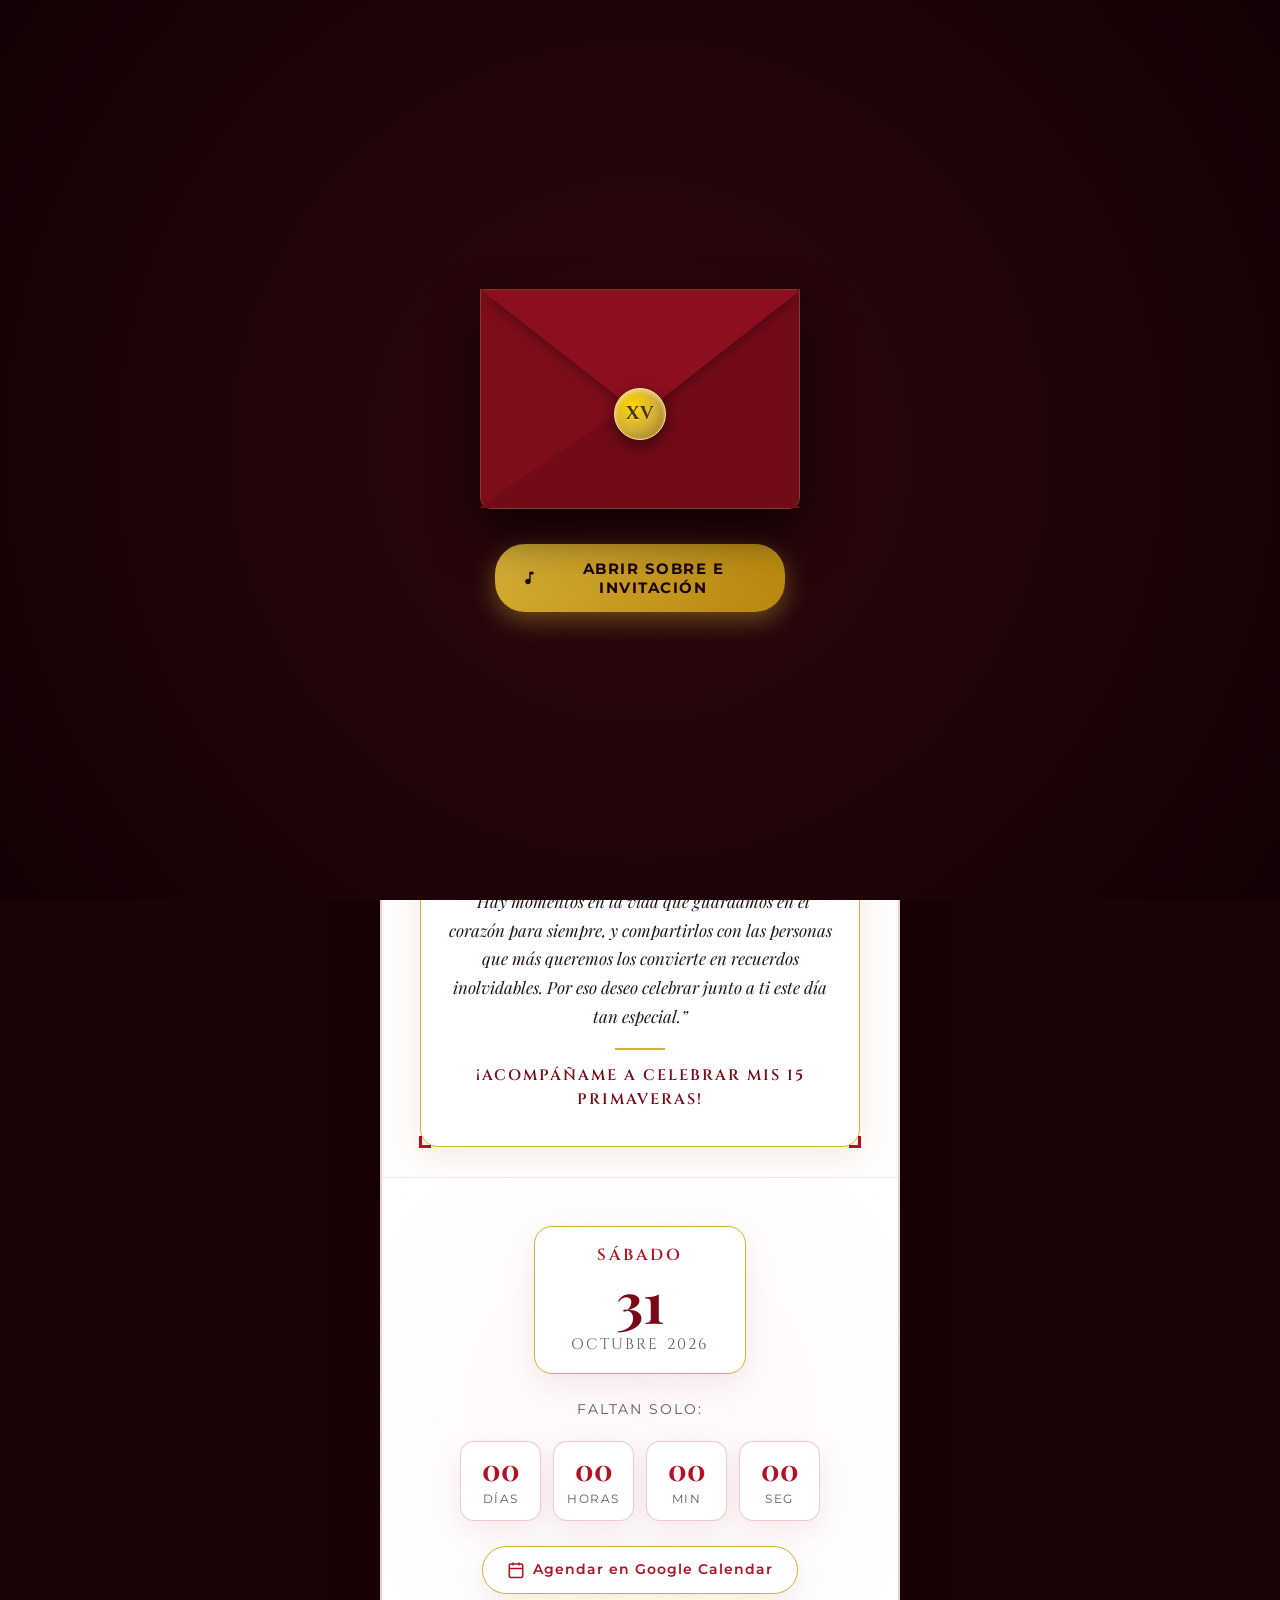
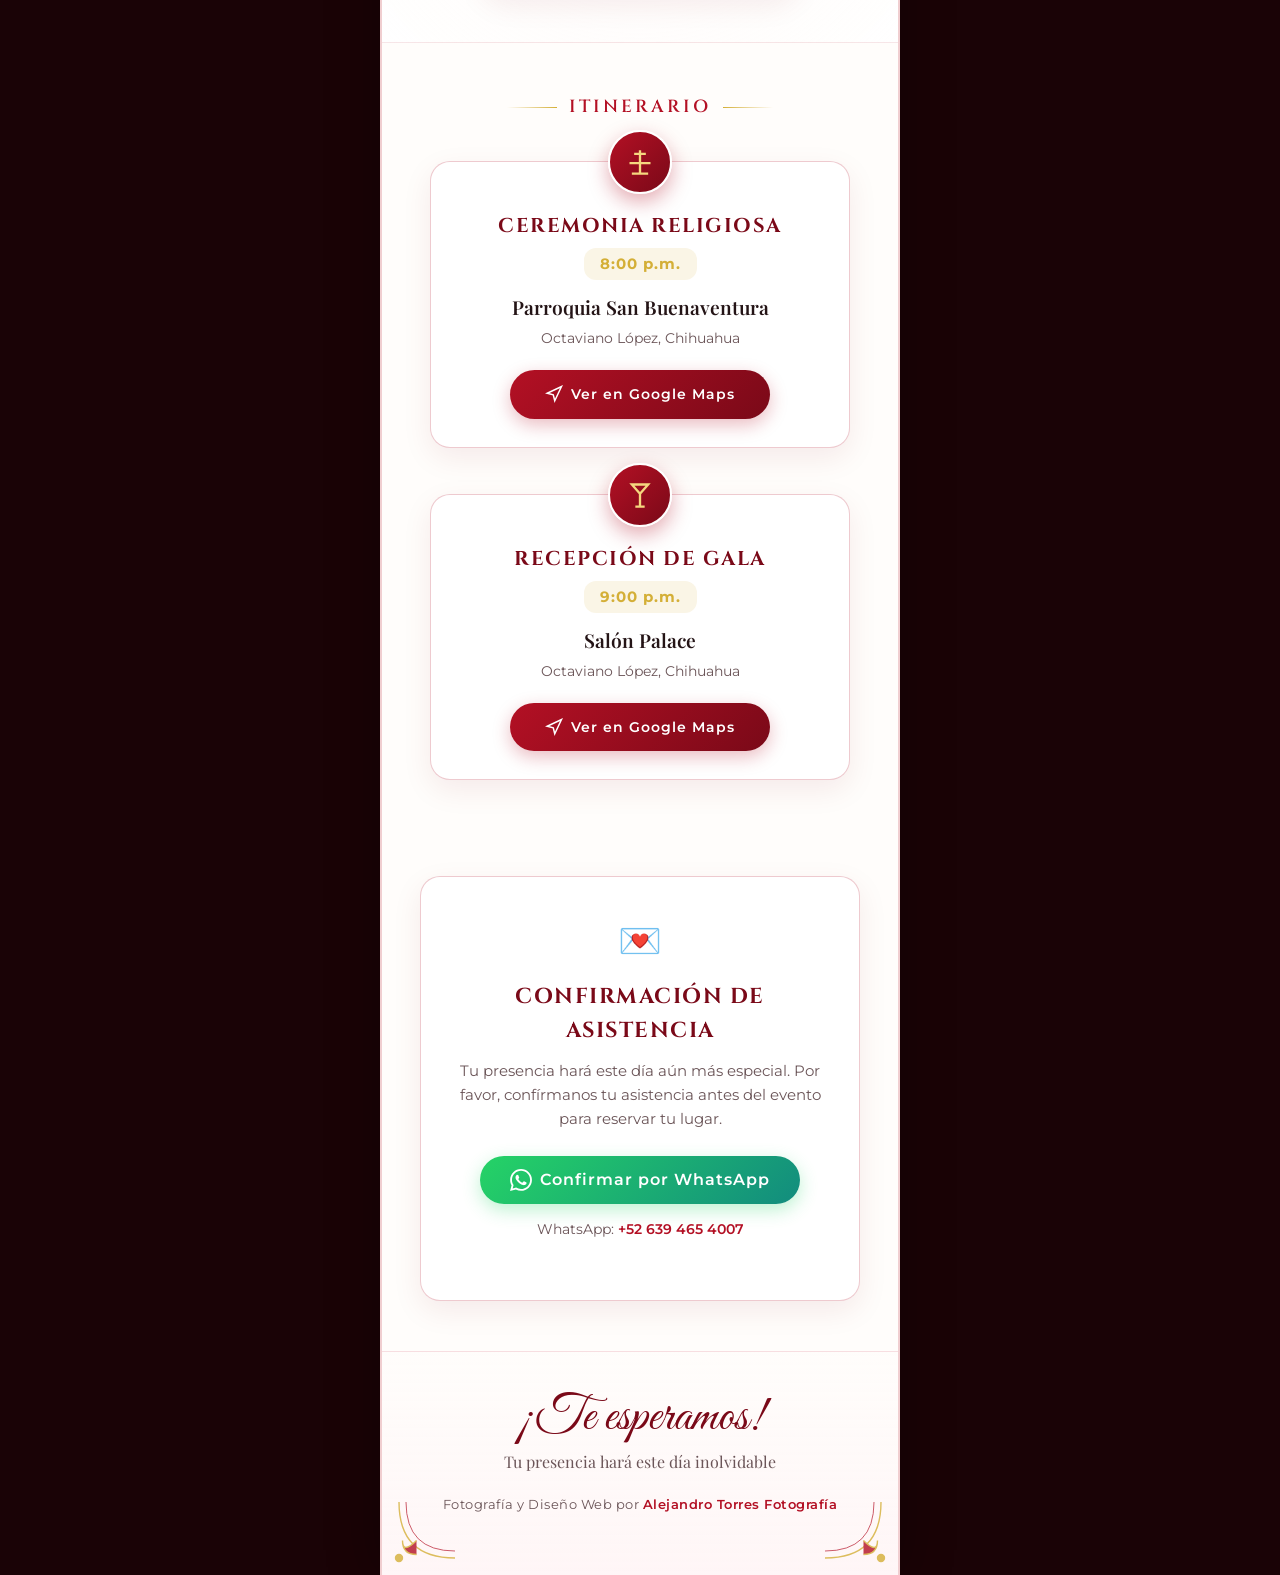
<file: xv-michelle/index.html>
<!DOCTYPE html>
<html lang="es">

<head>
  <meta charset="UTF-8">
  <meta name="viewport" content="width=device-width, initial-scale=1.0, maximum-scale=1.0, user-scalable=no">
  <title>Mis XV Años - Michelle Ariana Rodríguez Chaparro</title>

  <!-- Open Graph para vista previa en WhatsApp, Facebook, Instagram -->
  <meta property="og:title" content="Mis XV Años - Michelle Ariana Rodríguez Chaparro">
  <meta property="og:description"
    content="Acompáñanos a celebrar los XV años de Michelle Ariana Rodríguez Chaparro. Sábado 31 de Octubre de 2026. ¡Haz clic para ver el itinerario y confirmar tu asistencia!">
  <meta property="og:image" content="img/0N1A9276.JPG">
  <meta property="og:type" content="website">

  <!-- Google Fonts: Caligrafía fina, Cinzel de imprenta imperial, Playfair y Montserrat -->
  <link rel="preconnect" href="https://fonts.googleapis.com">
  <link rel="preconnect" href="https://fonts.gstatic.com" crossorigin>
  <link
    href="https://fonts.googleapis.com/css2?family=Cinzel:wght@400;600;700&family=Great+Vibes&family=Montserrat:wght@300;400;500;600&family=Playfair+Display:ital,wght@0,400;0,600;1,400&display=swap"
    rel="stylesheet">

  <!-- Estilos CSS -->
  <link rel="stylesheet" href="style.css">
</head>

<body>

  <!-- Pantalla de Bienvenida: Sobre Realista Rojo Rubí & Oro (Apertura 3D) -->
  <div class="welcome-screen" id="welcomeScreen">
    <div class="envelope-wrapper" id="envelopeWrapper">

      <!-- Sobre físico -->
      <div class="envelope">
        <!-- Solapa superior 3D -->
        <div class="envelope-flap" id="envelopeFlap"></div>

        <!-- Bolsillo frontal del sobre -->
        <div class="envelope-pocket"></div>

        <!-- Sello de cera en Oro Reluciente -->
        <div class="envelope-seal" id="envelopeSeal">
          <span>XV</span>
        </div>

        <!-- Carta interior limpia -->
        <div class="envelope-letter" id="envelopeLetter">
          <p class="letter-top">Nuestra Quinceañera</p>
          <h2 class="letter-title">Michelle</h2>
          <p class="letter-subtitle">Rodríguez Chaparro</p>
          <div class="letter-line"></div>
          <p class="letter-date">31 . OCTUBRE . 2026</p>
        </div>
      </div>

      <!-- Botón de apertura -->
      <div class="envelope-action-bar">
        <button class="open-invitation-btn" id="openInvitationBtn">
          <svg width="20" height="20" viewBox="0 0 24 24" fill="currentColor">
            <path d="M12 3v10.55c-.59-.34-1.27-.55-2-.55-2.21 0-4 1.79-4 4s1.79 4 4 4 4-1.79 4-4V7h4V3h-6z" />
          </svg>
          Abrir Sobre e Invitación
        </button>
      </div>

    </div>
  </div>

  <!-- Pétalos de rosa roja cayendo suavemente -->
  <div class="petals-container"></div>

  <!-- Botón flotante para música -->
  <button class="audio-control" id="musicToggle" title="Reproducir música" aria-label="Control de música">
    <svg width="22" height="22" viewBox="0 0 24 24" fill="currentColor">
      <path d="M12 3v10.55c-.59-.34-1.27-.55-2-.55-2.21 0-4 1.79-4 4s1.79 4 4 4 4-1.79 4-4V7h4V3h-6z" />
    </svg>
  </button>
  <audio id="bgAudio" loop preload="auto">
    <!-- Vals / Melodía de piano suave de gala -->
    <source src="https://cdn.pixabay.com/download/audio/2022/05/27/audio_1808fbf07a.mp3?filename=piano-moment-9835.mp3"
      type="audio/mp3">
  </audio>

  <div class="main-wrapper">
    <!-- Orlados ornamentales en las cuatro esquinas -->
    <div class="corner-ornament top-left"></div>
    <div class="corner-ornament top-right"></div>
    <div class="corner-ornament bottom-left"></div>
    <div class="corner-ornament bottom-right"></div>

    <!-- 1. HERO CON LA FOTOGRAFÍA OFICIAL DE MICHELLE ARIANA EN CUADRA TARAHUMARA -->
    <section class="hero reveal">
      <div class="hero-crown">
        <svg width="42" height="26" viewBox="0 0 24 24" fill="currentColor">
          <path d="M5 16L3 5l5.5 5L12 4l3.5 6L21 5l-2 11H5m14 3c0 .6-.4 1-1 1H6c-.6 0-1-.4-1-1v-1h14v1z" />
        </svg>
      </div>
      <p class="hero-sub">Mis XV Años</p>
      <h1 class="hero-name">Michelle</h1>
      <h2 class="hero-fullname">Ariana Rodríguez Chaparro</h2>

      <!-- Marco Arqueado Imperial con la Foto Oficial de Michelle -->
      <div class="hero-photo-frame">
        <div class="hero-photo-inner">
          <img src="img/0N1A9276.JPG" alt="Michelle Ariana Rodríguez Chaparro Quinceañera" loading="eager">
        </div>
        <div class="hero-photo-badge">Una Noche Inolvidable ♡</div>
      </div>

      <div class="ornament-flourish">
        <svg viewBox="0 0 100 20" class="flourish-svg">
          <path d="M0,10 Q25,0 50,10 Q75,20 100,10" fill="none" stroke="currentColor" stroke-width="1.3" />
          <circle cx="50" cy="10" r="2.5" fill="currentColor" />
          <circle cx="38" cy="10" r="1.5" fill="currentColor" />
          <circle cx="62" cy="10" r="1.5" fill="currentColor" />
        </svg>
      </div>
    </section>

    <!-- 2. MENSAJE Y AGRADECIMIENTO -->
    <section class="family-section reveal">
      <div class="family-quote-box">
        <div class="quote-corner qc-tl"></div>
        <div class="quote-corner qc-tr"></div>
        <div class="quote-corner qc-bl"></div>
        <div class="quote-corner qc-br"></div>

        <p class="blessing-header">Con la bendición de Dios y el amor de mi familia:</p>

        <p class="family-message">
          “Hay momentos en la vida que guardamos en el corazón para siempre, y compartirlos con las personas que más
          queremos los convierte en recuerdos inolvidables. Por eso deseo celebrar junto a ti este día tan especial.”
        </p>

        <div class="quote-divider-line"></div>

        <p class="celebration-highlight">
          ¡Acompáñame a celebrar mis 15 primaveras!
        </p>
      </div>
    </section>

    <!-- 3. CUENTA REGRESIVA & FECHA -->
    <section class="countdown-section reveal">
      <div class="date-badge">
        <span class="day-text">Sábado</span>
        <span class="date-number">31</span>
        <div class="date-month-year">
          <span class="date-month">Octubre</span>
          <span class="date-year">2026</span>
        </div>
      </div>

      <p class="countdown-label-intro">Faltan solo:</p>

      <div class="countdown-grid">
        <div class="timer-box">
          <div class="timer-value" id="timer-days">00</div>
          <div class="timer-label">Días</div>
        </div>
        <div class="timer-box">
          <div class="timer-value" id="timer-hours">00</div>
          <div class="timer-label">Horas</div>
        </div>
        <div class="timer-box">
          <div class="timer-value" id="timer-minutes">00</div>
          <div class="timer-label">Min</div>
        </div>
        <div class="timer-box">
          <div class="timer-value" id="timer-seconds">00</div>
          <div class="timer-label">Seg</div>
        </div>
      </div>

      <div style="margin-top: 25px;">
        <a href="https://calendar.google.com/calendar/render?action=TEMPLATE&text=Mis+XV+A%C3%B1os+-+Michelle+Ariana+Rodr%C3%ADguez+Chaparro&dates=20261101T020000Z/20261101T080000Z&details=Celebraci%C3%B3n+de+los+XV+A%C3%B1os+de+Michelle+Ariana.+Misa+8:00pm+en+Parroquia+San+Buenaventura.+Recepci%C3%B3n+9:00pm+en+Sal%C3%B3n+Palace.&location=Sal%C3%B3n+Palace,+Octaviano+L%C3%B3pez,+Chihuahua"
          target="_blank" class="btn-secondary">
          <svg width="18" height="18" viewBox="0 0 24 24" fill="none" stroke="currentColor" stroke-width="2">
            <rect x="3" y="4" width="18" height="18" rx="2" ry="2"></rect>
            <line x1="16" y1="2" x2="16" y2="6"></line>
            <line x1="8" y1="2" x2="8" y2="6"></line>
            <line x1="3" y1="10" x2="21" y2="10"></line>
          </svg>
          Agendar en Google Calendar
        </a>
      </div>
    </section>

    <!-- 4. ITINERARIO DE EVENTOS (MISA Y RECEPCIÓN) -->
    <section class="events-section reveal">
      <div class="section-divider">
        <span class="section-divider-title">Itinerario</span>
      </div>

      <!-- 1. Misa: Parroquia San Buenaventura 8:00 p.m. -->
      <div class="event-card reveal">
        <div class="event-icon-wrap">
          <svg width="28" height="28" viewBox="0 0 24 24" fill="none" stroke="currentColor" stroke-width="2">
            <path d="M12 2v20M17 5H7M3 13h18M5 22h14"></path>
          </svg>
        </div>
        <h3 class="event-title">Ceremonia Religiosa</h3>
        <span class="event-time">8:00 p.m.</span>
        <p class="event-place">Parroquia San Buenaventura</p>
        <p class="event-address">Octaviano López, Chihuahua</p>

        <a href="https://www.google.com/maps/search/?api=1&query=2X28%2B4W+Octaviano+L%C3%B3pez%2C+Chihuahua"
          target="_blank" class="btn-primary">
          <svg width="18" height="18" viewBox="0 0 24 24" fill="none" stroke="currentColor" stroke-width="2">
            <polygon points="3 11 22 2 13 21 11 13 3 11"></polygon>
          </svg>
          Ver en Google Maps
        </a>
      </div>

      <!-- 2. Recepción: Salón Palace 9:00 p.m. -->
      <div class="event-card reveal">
        <div class="event-icon-wrap">
          <svg width="28" height="28" viewBox="0 0 24 24" fill="none" stroke="currentColor" stroke-width="2">
            <path d="M8 22h8M12 11v11M19 3l-7 8-7-8h14z"></path>
          </svg>
        </div>
        <h3 class="event-title">Recepción de Gala</h3>
        <span class="event-time">9:00 p.m.</span>
        <p class="event-place">Salón Palace</p>
        <p class="event-address">Octaviano López, Chihuahua</p>

        <a href="https://www.google.com/maps/search/?api=1&query=2X26%2BCX+Octaviano+L%C3%B3pez%2C+Chihuahua"
          target="_blank" class="btn-primary">
          <svg width="18" height="18" viewBox="0 0 24 24" fill="none" stroke="currentColor" stroke-width="2">
            <polygon points="3 11 22 2 13 21 11 13 3 11"></polygon>
          </svg>
          Ver en Google Maps
        </a>
      </div>
    </section>

    <!-- 5. CONFIRMACIÓN DE ASISTENCIA (RSVP VÍA WHATSAPP) -->
    <section class="rsvp-section reveal">
      <div class="rsvp-box">
        <div class="rsvp-emoji">💌</div>
        <h3>Confirmación de Asistencia</h3>
        <p>Tu presencia hará este día aún más especial. Por favor, confírmanos tu asistencia antes del evento para reservar tu lugar.</p>

        <button id="openModalBtn" class="btn-primary btn-whatsapp" style="max-width: 320px; font-size: 1rem;">
          <svg width="22" height="22" viewBox="0 0 24 24" fill="currentColor">
            <path
              d="M.057 24l1.687-6.163c-1.041-1.804-1.588-3.849-1.587-5.946.003-6.556 5.338-11.891 11.893-11.891 3.181.001 6.167 1.24 8.413 3.488 2.245 2.248 3.481 5.236 3.48 8.414-.003 6.557-5.338 11.892-11.893 11.892-1.99-.001-3.951-.5-5.688-1.448l-6.305 1.654zm6.597-3.807c1.676.995 3.276 1.591 5.392 1.592 5.448 0 9.886-4.434 9.889-9.885.002-5.462-4.415-9.89-9.881-9.892-5.452 0-9.887 4.434-9.889 9.884-.001 2.225.651 3.891 1.746 5.634l-.999 3.648 3.742-.981zm11.387-5.464c-.074-.124-.272-.198-.57-.347-.297-.149-1.758-.868-2.031-.967-.272-.099-.47-.149-.669.149-.198.297-.768.967-.941 1.165-.173.198-.347.223-.644.074-.297-.149-1.255-.462-2.39-1.475-.883-.788-1.48-1.761-1.653-2.059-.173-.297-.018-.458.13-.606.134-.133.297-.347.446-.521.151-.172.2-.296.3-.495.099-.198.05-.372-.025-.521-.075-.148-.669-1.611-.916-2.206-.242-.579-.487-.501-.669-.51l-.57-.01c-.198 0-.52.074-.792.372s-1.04 1.016-1.04 2.479 1.065 2.876 1.213 3.074c.149.198 2.095 3.2 5.076 4.487.709.306 1.263.489 1.694.626.712.226 1.36.194 1.872.118.571-.085 1.758-.719 2.006-1.413.248-.695.248-1.29.173-1.414z" />
          </svg>
          Confirmar por WhatsApp
        </button>

        <p style="margin-top: 14px; font-size: 0.88rem; color: var(--color-muted);">
          WhatsApp: <a href="https://wa.me/526394654007" target="_blank" style="color: var(--color-red-primary); font-weight: 600; text-decoration: none;">+52 639 465 4007</a>
        </p>
      </div>
    </section>

    <!-- FOOTER -->
    <footer>
      <p class="footer-quote">¡Te esperamos!</p>
      <p class="footer-sub">Tu presencia hará este día inolvidable</p>
      <p class="footer-credits">
        Fotografía y Diseño Web por <a href="https://instagram.com/alejandrotorresfotografia" target="_blank">Alejandro Torres Fotografía</a>
      </p>
    </footer>

  </div>

  <!-- MODAL DE CONFIRMACIÓN -->
  <div class="modal" id="rsvpModal">
    <div class="modal-content">
      <button class="modal-close" id="closeModalBtn">&times;</button>
      <h3 class="modal-title">Confirmar Asistencia</h3>
      <p class="modal-subtitle">Completa tus datos para enviar un mensaje automático por WhatsApp al <strong>+52 639 465 4007</strong>:</p>

      <form class="modal-form" id="rsvpForm">
        <label for="guestName">Nombre(s) completo(s):</label>
        <input type="text" id="guestName" placeholder="Ej. Familia Martínez / Andrea Carrasco" required>

        <label for="guestAttendance">¿Podrás asistir?</label>
        <select id="guestAttendance">
          <option value="Sí, asistiré">¡Sí, con mucho gusto asistiré!</option>
          <option value="No podré asistir">Lamentablemente no podré asistir</option>
        </select>

        <label for="guestCount">Número de pases confirmados:</label>
        <select id="guestCount">
          <option value="1 persona">1 persona</option>
          <option value="2 personas" selected>2 personas</option>
          <option value="3 personas">3 personas</option>
          <option value="4 personas">4 personas</option>
          <option value="5 personas">5 personas</option>
          <option value="Familia completa">Familia completa</option>
        </select>

        <label for="guestNote">Mensaje de felicitación para Michelle (opcional):</label>
        <input type="text" id="guestNote" placeholder="¡Muchas felicidades Michelle!">

        <button type="submit" class="btn-primary btn-whatsapp" style="width: 100%; max-width: 100%; margin-top: 20px;">
          Enviar Confirmación a WhatsApp
        </button>
      </form>
    </div>
  </div>

  <script src="script.js?v=2.1"></script>
</body>

</html>
</file>
<file: xv-camila/style.css>
/* ==========================================================================
   Invitación XV Años - Camila Hernández
   Design System: Cálido, Bronce, Satinado, Dorado & Save the Date Editorial
   ========================================================================== */

:root {
  --color-bronze: #8c5338;
  --color-bronze-dark: #5e331e;
  --color-bronze-light: #b87b5c;
  --color-copper: #c88a65;
  --color-gold: #d4af37;
  --color-gold-soft: #dfc285;
  --color-sand: #f5ebe1;
  --color-cream: #fdfbf7;
  --color-dark: #271a14;
  --color-muted: #6e584d;
  --color-border: rgba(140, 83, 56, 0.25);
  
  --font-serif: 'Playfair Display', 'Cormorant Garamond', Georgia, serif;
  --font-display: 'Cinzel', 'Playfair Display', Georgia, serif;
  --font-script: 'Great Vibes', 'Alex Brush', cursive;
  --font-sans: 'Montserrat', sans-serif;
  
  --shadow-soft: 0 10px 30px rgba(94, 51, 30, 0.08);
  --shadow-elevated: 0 18px 45px rgba(94, 51, 30, 0.16);
}

* {
  margin: 0;
  padding: 0;
  box-sizing: border-box;
  -webkit-tap-highlight-color: transparent;
}

html {
  scroll-behavior: smooth;
  font-size: 16px;
}

body {
  font-family: var(--font-sans);
  background-color: #201510;
  color: var(--color-dark);
  line-height: 1.6;
  overflow-x: hidden;
}

/* ==========================================================================
   SOBRE 3D REALISTA CON APERTURA (BRONCE & CHAMPAGNE)
   ========================================================================== */
.welcome-screen {
  position: fixed;
  top: 0;
  left: 0;
  width: 100%;
  height: 100%;
  background: radial-gradient(circle at center, #f4e8dc 0%, #d8beaa 100%);
  z-index: 9999;
  display: flex;
  align-items: center;
  justify-content: center;
  padding: 20px;
  perspective: 1200px;
  transition: opacity 1s cubic-bezier(0.4, 0, 0.2, 1), visibility 1s;
}

.welcome-screen.hidden {
  opacity: 0;
  visibility: hidden;
  pointer-events: none;
}

.envelope-wrapper {
  display: flex;
  flex-direction: column;
  align-items: center;
  max-width: 380px;
  width: 100%;
  cursor: pointer;
}

.envelope {
  position: relative;
  width: 320px;
  height: 220px;
  background: #ecdccf;
  border-radius: 0 0 12px 12px;
  box-shadow: 0 24px 50px rgba(94, 51, 30, 0.35);
  perspective: 1000px;
}

/* Solapa superior */
.envelope-flap {
  position: absolute;
  top: 0;
  left: 0;
  width: 0;
  height: 0;
  border-left: 160px solid transparent;
  border-right: 160px solid transparent;
  border-top: 125px solid #d8ba9f;
  transform-origin: top center;
  transition: transform 0.8s cubic-bezier(0.4, 0, 0.2, 1), z-index 0.2s;
  z-index: 5;
  filter: drop-shadow(0 4px 6px rgba(0, 0, 0, 0.12));
}

/* Bolsillo frontal */
.envelope-pocket {
  position: absolute;
  bottom: 0;
  left: 0;
  width: 100%;
  height: 100%;
  z-index: 4;
  pointer-events: none;
}

.envelope-pocket::before {
  content: "";
  position: absolute;
  bottom: 0;
  left: 0;
  width: 0;
  height: 0;
  border-left: 160px solid #e2c9b4;
  border-right: 160px solid transparent;
  border-top: 110px solid transparent;
  border-bottom: 110px solid #e2c9b4;
  border-radius: 0 0 0 12px;
}

.envelope-pocket::after {
  content: "";
  position: absolute;
  bottom: 0;
  right: 0;
  width: 0;
  height: 0;
  border-right: 160px solid #dac0a9;
  border-left: 160px solid transparent;
  border-top: 110px solid transparent;
  border-bottom: 110px solid #dac0a9;
  border-radius: 0 0 12px 0;
}

/* Sello de cera Bronce / Cobre */
.envelope-seal {
  position: absolute;
  top: 85px;
  left: 50%;
  transform: translateX(-50%);
  width: 58px;
  height: 58px;
  background: radial-gradient(circle at 35% 35%, #b57754, #66361e);
  border-radius: 50%;
  display: flex;
  align-items: center;
  justify-content: center;
  z-index: 6;
  box-shadow: 0 6px 16px rgba(94, 51, 30, 0.5);
  border: 2px solid rgba(255, 230, 200, 0.6);
  transition: transform 0.5s ease, opacity 0.4s ease;
  animation: sealPulse 2.2s infinite ease-in-out;
}

@keyframes sealPulse {
  0%, 100% { transform: translateX(-50%) scale(1); }
  50% { transform: translateX(-50%) scale(1.08); }
}

.envelope-seal span {
  font-family: var(--font-serif);
  color: #ffffff;
  font-size: 1.15rem;
  font-weight: 700;
  letter-spacing: 2px;
}

/* Carta interior */
.envelope-letter {
  position: absolute;
  bottom: 10px;
  left: 15px;
  right: 15px;
  height: 200px;
  background: #ffffff;
  border-radius: 8px;
  box-shadow: 0 4px 15px rgba(0, 0, 0, 0.08);
  z-index: 3;
  padding: 20px 16px;
  text-align: center;
  transition: transform 1s cubic-bezier(0.34, 1.3, 0.64, 1), z-index 0.2s 0.3s;
  border: 1px dashed var(--color-border);
  display: flex;
  flex-direction: column;
  align-items: center;
  justify-content: center;
}

.letter-top {
  font-family: var(--font-serif);
  font-size: 0.8rem;
  text-transform: uppercase;
  letter-spacing: 3px;
  color: var(--color-muted);
}

.letter-title {
  font-family: var(--font-script);
  font-size: 3.2rem;
  color: var(--color-bronze);
  line-height: 1;
  margin: 2px 0;
}

.letter-subtitle {
  font-family: var(--font-serif);
  font-size: 0.95rem;
  font-weight: 600;
  letter-spacing: 2px;
  text-transform: uppercase;
  color: var(--color-bronze-dark);
}

.letter-line {
  width: 40px;
  height: 1px;
  background: var(--color-gold);
  margin: 8px auto;
}

.letter-date {
  font-family: var(--font-serif);
  font-size: 0.8rem;
  letter-spacing: 2px;
  color: var(--color-dark);
}

/* Estado al abrir */
.envelope-wrapper.opening .envelope-flap {
  transform: rotateX(180deg);
  z-index: 2;
}

.envelope-wrapper.opening .envelope-seal {
  opacity: 0;
  transform: translateX(-50%) scale(0.6);
}

.envelope-wrapper.opening .envelope-letter {
  transform: translateY(-160px) scale(1.05);
  z-index: 6;
  box-shadow: 0 16px 35px rgba(0, 0, 0, 0.25);
}

.envelope-action-bar {
  margin-top: 36px;
  width: 100%;
  text-align: center;
}

/* ==========================================================================
   CONTENEDOR PRINCIPAL MOBILE FIRST
   ========================================================================== */
.main-wrapper {
  max-width: 520px;
  margin: 0 auto;
  position: relative;
  background: #fdfaf6;
  min-height: 100vh;
  box-shadow: 0 0 50px rgba(0, 0, 0, 0.25);
  overflow: hidden;
  border-left: 1px solid var(--color-border);
  border-right: 1px solid var(--color-border);
}

/* Botón flotante de música */
.audio-control {
  position: fixed;
  bottom: 24px;
  right: 24px;
  z-index: 99;
  width: 50px;
  height: 50px;
  border-radius: 50%;
  background: linear-gradient(135deg, var(--color-bronze-light), var(--color-bronze-dark));
  color: #fff;
  border: 2px solid rgba(255, 255, 255, 0.8);
  box-shadow: 0 6px 20px rgba(94, 51, 30, 0.4);
  display: flex;
  align-items: center;
  justify-content: center;
  cursor: pointer;
  transition: transform 0.3s ease, box-shadow 0.3s ease;
}

.audio-control:hover {
  transform: scale(1.08);
}

.audio-control.playing svg {
  animation: pulseRotate 4s linear infinite;
}

@keyframes pulseRotate {
  0% { transform: rotate(0deg); }
  100% { transform: rotate(360deg); }
}

/* Destellos dorados animados en segundo plano */
.sparkles-container {
  position: fixed;
  top: 0;
  left: 0;
  width: 100%;
  height: 100%;
  pointer-events: none;
  z-index: 10;
  overflow: hidden;
}

.sparkle {
  position: absolute;
  width: 5px;
  height: 5px;
  background: radial-gradient(circle, #ffe6a7 10%, #d4af37 60%, transparent 100%);
  border-radius: 50%;
  filter: drop-shadow(0 0 4px #ffe6a7);
  animation: sparkleFall linear infinite;
}

@keyframes sparkleFall {
  0% { transform: translateY(-10px) scale(0.5); opacity: 0; }
  30% { opacity: 0.9; transform: translateY(30vh) scale(1.2); }
  80% { opacity: 0.7; }
  100% { transform: translateY(105vh) scale(0.6); opacity: 0; }
}

/* ==========================================================================
   ESTILO EDITORIAL "SAVE THE DATE" (HERO CON FOTO INTEGRADA)
   ========================================================================== */
.hero-savethedate {
  position: relative;
  min-height: 660px;
  width: 100%;
  display: flex;
  flex-direction: column;
  justify-content: space-between;
  padding: 30px 16px 36px;
  background: #deb89b;
  overflow: hidden;
}

.hero-savethedate-bg {
  position: absolute;
  top: 0;
  left: 0;
  width: 100%;
  height: 100%;
  object-fit: cover;
  object-position: center top;
  z-index: 1;
}

.hero-savethedate-overlay {
  position: absolute;
  top: 0;
  left: 0;
  width: 100%;
  height: 100%;
  background: linear-gradient(
    180deg,
    rgba(39, 26, 20, 0.45) 0%,
    rgba(39, 26, 20, 0.1) 40%,
    rgba(39, 26, 20, 0.7) 80%,
    rgba(39, 26, 20, 0.95) 100%
  );
  z-index: 2;
}

.hero-savethedate-content {
  position: relative;
  z-index: 3;
  text-align: center;
  height: 100%;
  display: flex;
  flex-direction: column;
  justify-content: space-between;
}

.std-tag {
  display: inline-block;
  font-family: var(--font-serif);
  font-size: 0.95rem;
  letter-spacing: 5px;
  text-transform: uppercase;
  color: #f7ede2;
  border-top: 1px solid rgba(247, 237, 226, 0.5);
  border-bottom: 1px solid rgba(247, 237, 226, 0.5);
  padding: 6px 20px;
  margin: 0 auto;
  text-shadow: 0 2px 4px rgba(0, 0, 0, 0.5);
}

.std-bottom {
  margin-top: 360px;
  text-align: center;
  padding: 0 10px;
}

/* Tarjeta elegante de cristal satinado para enmarcar el texto con armonía */
.std-card-glass {
  background: rgba(39, 26, 20, 0.45);
  backdrop-filter: blur(8px);
  -webkit-backdrop-filter: blur(8px);
  border-radius: 20px;
  padding: 24px 20px 20px;
  border: 1px solid rgba(223, 194, 133, 0.35);
  box-shadow: 0 12px 35px rgba(0, 0, 0, 0.35);
  max-width: 360px;
  margin: 0 auto;
}

.std-xv {
  font-family: var(--font-display);
  font-size: 0.9rem;
  letter-spacing: 5px;
  text-transform: uppercase;
  color: var(--color-gold-soft);
  margin-bottom: 8px;
  font-weight: 600;
}

.std-name {
  font-family: var(--font-script);
  font-size: 4.2rem;
  line-height: 1.15;
  color: #ffffff;
  text-shadow: 0 4px 18px rgba(0, 0, 0, 0.5);
  margin: 0;
  padding: 4px 0;
}

.std-lastname {
  font-family: var(--font-display);
  font-size: 1.15rem;
  letter-spacing: 6px;
  text-transform: uppercase;
  color: #f7ede2;
  font-weight: 600;
  margin-top: 2px;
  margin-bottom: 10px;
}

.std-date-hint {
  font-family: var(--font-display);
  font-size: 0.78rem;
  letter-spacing: 4px;
  color: var(--color-gold-soft);
  margin-top: 12px;
  opacity: 0.9;
}

/* ==========================================================================
   ORLADOS Y DETALLES BARROCOS
   ========================================================================== */
.corner-ornament {
  position: absolute;
  width: 65px;
  height: 65px;
  z-index: 8;
  pointer-events: none;
  background-repeat: no-repeat;
  background-size: contain;
  opacity: 0.75;
}

.corner-ornament.top-left {
  top: 10px;
  left: 10px;
  background-image: url("data:image/svg+xml,%3Csvg xmlns='http://www.w3.org/2000/svg' viewBox='0 0 100 100' fill='none' stroke='%23b87b5c' stroke-width='3'%3E%3Cpath d='M10,90 Q10,10 90,10'/%3E%3Cpath d='M20,90 Q20,20 90,20' stroke-width='1.5'/%3E%3Ccircle cx='10' cy='10' r='5' fill='%23b87b5c'/%3E%3Cpath d='M35,35 Q15,15 15,35 Q15,15 35,15' fill='%23dfc285'/%3E%3C/svg%3E");
}

.corner-ornament.top-right {
  top: 10px;
  right: 10px;
  transform: scaleX(-1);
  background-image: url("data:image/svg+xml,%3Csvg xmlns='http://www.w3.org/2000/svg' viewBox='0 0 100 100' fill='none' stroke='%23b87b5c' stroke-width='3'%3E%3Cpath d='M10,90 Q10,10 90,10'/%3E%3Cpath d='M20,90 Q20,20 90,20' stroke-width='1.5'/%3E%3Ccircle cx='10' cy='10' r='5' fill='%23b87b5c'/%3E%3C/svg%3E");
}

.corner-ornament.bottom-left {
  bottom: 10px;
  left: 10px;
  transform: scaleY(-1);
  background-image: url("data:image/svg+xml,%3Csvg xmlns='http://www.w3.org/2000/svg' viewBox='0 0 100 100' fill='none' stroke='%23b87b5c' stroke-width='3'%3E%3Cpath d='M10,90 Q10,10 90,10'/%3E%3Cpath d='M20,90 Q20,20 90,20' stroke-width='1.5'/%3E%3Ccircle cx='10' cy='10' r='5' fill='%23b87b5c'/%3E%3C/svg%3E");
}

.corner-ornament.bottom-right {
  bottom: 10px;
  right: 10px;
  transform: scale(-1, -1);
  background-image: url("data:image/svg+xml,%3Csvg xmlns='http://www.w3.org/2000/svg' viewBox='0 0 100 100' fill='none' stroke='%23b87b5c' stroke-width='3'%3E%3Cpath d='M10,90 Q10,10 90,10'/%3E%3Cpath d='M20,90 Q20,20 90,20' stroke-width='1.5'/%3E%3Ccircle cx='10' cy='10' r='5' fill='%23b87b5c'/%3E%3C/svg%3E");
}

.ornament-flourish {
  max-width: 140px;
  margin: 15px auto;
  color: var(--color-copper);
}

.flourish-svg {
  width: 100%;
  height: auto;
}

/* ==========================================================================
   SECCIONES Y TARJETAS
   ========================================================================== */
section {
  padding: 44px 24px;
  position: relative;
  text-align: center;
}

/* Sección Padres */
.parents-section {
  background: #ffffff;
  padding: 36px 24px;
  border-bottom: 1px solid var(--color-border);
}

.invitation-quote-box {
  background: var(--color-sand);
  border-radius: 16px;
  padding: 26px 22px;
  border: 1px solid rgba(140, 83, 56, 0.35);
  position: relative;
  box-shadow: var(--shadow-soft);
}

.quote-corner {
  position: absolute;
  width: 12px;
  height: 12px;
  border-color: var(--color-bronze);
  border-style: solid;
}

.qc-tl { top: -2px; left: -2px; border-width: 3px 0 0 3px; }
.qc-tr { top: -2px; right: -2px; border-width: 3px 3px 0 0; }
.qc-bl { bottom: -2px; left: -2px; border-width: 0 0 3px 3px; }
.qc-br { bottom: -2px; right: -2px; border-width: 0 3px 3px 0; }

.parents-intro {
  font-family: var(--font-serif);
  font-size: 1.15rem;
  color: var(--color-dark);
  line-height: 1.7;
  font-style: italic;
}

.parents-names-highlight {
  font-weight: 700;
  font-style: normal;
  color: var(--color-bronze-dark);
  letter-spacing: 1px;
  text-transform: uppercase;
  font-size: 1.18rem;
  display: block;
  margin: 8px 0;
}

/* Cuenta Regresiva */
.countdown-section {
  background: linear-gradient(180deg, #ffffff 0%, #f7ede4 100%);
  padding: 40px 20px;
}

.date-badge {
  display: inline-flex;
  align-items: center;
  justify-content: center;
  gap: 20px;
  margin-bottom: 28px;
  padding: 12px 28px;
  background: #ffffff;
  border-radius: 40px;
  box-shadow: var(--shadow-soft);
  border: 1px solid rgba(140, 83, 56, 0.3);
}

.date-badge .day-text {
  font-family: var(--font-script);
  font-size: 2.2rem;
  color: var(--color-bronze);
}

.date-badge .date-number {
  font-family: var(--font-serif);
  font-size: 2.8rem;
  font-weight: 700;
  color: var(--color-bronze-dark);
  line-height: 1;
  border-left: 2px solid var(--color-border);
  border-right: 2px solid var(--color-border);
  padding: 0 16px;
}

.date-badge .date-month-year {
  text-align: left;
  line-height: 1.2;
}

.date-badge .date-month {
  display: block;
  font-family: var(--font-serif);
  font-weight: 600;
  text-transform: uppercase;
  letter-spacing: 2px;
  font-size: 0.95rem;
  color: var(--color-bronze);
}

.date-badge .date-year {
  display: block;
  font-family: var(--font-serif);
  font-size: 1.3rem;
  font-weight: 700;
  color: var(--color-dark);
}

.countdown-grid {
  display: grid;
  grid-template-columns: repeat(4, 1fr);
  gap: 12px;
  max-width: 420px;
  margin: 0 auto;
}

.timer-box {
  background: #ffffff;
  padding: 16px 8px;
  border-radius: 16px;
  border: 1px solid var(--color-border);
  box-shadow: 0 4px 15px rgba(140, 83, 56, 0.1);
  transition: transform 0.2s ease;
}

.timer-box:hover {
  transform: translateY(-3px);
}

.timer-value {
  font-family: var(--font-serif);
  font-size: 1.8rem;
  font-weight: 700;
  color: var(--color-bronze);
  line-height: 1;
  margin-bottom: 4px;
}

.timer-label {
  font-size: 0.72rem;
  text-transform: uppercase;
  letter-spacing: 1.5px;
  color: var(--color-muted);
  font-weight: 600;
}

/* TARJETA DE RECEPCIÓN & UBICACIÓN */
.event-card {
  background: #ffffff;
  border-radius: 20px;
  padding: 34px 24px 28px;
  margin-top: 36px;
  margin-bottom: 26px;
  border: 1px solid var(--color-border);
  box-shadow: var(--shadow-soft);
  position: relative;
  text-align: center;
  outline: 1px dashed rgba(140, 83, 56, 0.4);
  outline-offset: -8px;
  transition: transform 0.3s ease;
}

.event-card:hover {
  transform: translateY(-4px);
  box-shadow: var(--shadow-elevated);
}

.event-icon-wrap {
  width: 64px;
  height: 64px;
  margin: -58px auto 16px;
  background: linear-gradient(135deg, #ffffff, var(--color-sand));
  border-radius: 50%;
  display: flex;
  align-items: center;
  justify-content: center;
  color: var(--color-bronze);
  border: 2px solid var(--color-bronze-light);
  box-shadow: 0 6px 16px rgba(140, 83, 56, 0.25);
}

.event-title {
  font-family: var(--font-serif);
  font-size: 1.65rem;
  color: var(--color-bronze-dark);
  margin-bottom: 6px;
  letter-spacing: 1px;
}

.event-time {
  display: inline-block;
  font-size: 0.95rem;
  font-weight: 600;
  color: var(--color-bronze);
  background: rgba(140, 83, 56, 0.12);
  padding: 4px 18px;
  border-radius: 20px;
  margin-bottom: 14px;
}

.event-place {
  font-family: var(--font-serif);
  font-size: 1.35rem;
  font-weight: 700;
  color: var(--color-dark);
  margin-bottom: 4px;
}

.event-address {
  font-size: 0.95rem;
  color: var(--color-muted);
  margin-bottom: 24px;
}

/* ==========================================================================
   NOTAS ESPECIALES (BEBIDA Y BRINDIS)
   ========================================================================== */
.toast-notice-box {
  background: linear-gradient(135deg, #f7ede4, #fbf4ee);
  border-radius: 18px;
  padding: 24px 20px;
  border: 1px solid var(--color-border);
  box-shadow: var(--shadow-soft);
  margin-top: 10px;
  text-align: center;
}

.toast-icon {
  font-size: 2.2rem;
  margin-bottom: 8px;
  display: inline-block;
}

.toast-title {
  font-family: var(--font-serif);
  font-size: 1.35rem;
  color: var(--color-bronze-dark);
  margin-bottom: 6px;
}

.toast-desc {
  font-size: 0.95rem;
  color: var(--color-muted);
  line-height: 1.6;
}

/* ==========================================================================
   BOTONES
   ========================================================================== */
.btn-primary {
  display: inline-flex;
  align-items: center;
  justify-content: center;
  gap: 10px;
  width: 100%;
  max-width: 280px;
  padding: 14px 24px;
  background: linear-gradient(135deg, var(--color-bronze-light), var(--color-bronze-dark));
  color: #ffffff;
  text-decoration: none;
  border-radius: 30px;
  font-size: 0.92rem;
  font-weight: 600;
  letter-spacing: 1px;
  border: none;
  cursor: pointer;
  box-shadow: 0 6px 18px rgba(94, 51, 30, 0.35);
  transition: all 0.3s ease;
}

.btn-primary:hover {
  background: linear-gradient(135deg, var(--color-bronze-dark), #402011);
  transform: translateY(-2px);
  box-shadow: 0 8px 22px rgba(94, 51, 30, 0.45);
}

.btn-secondary {
  display: inline-flex;
  align-items: center;
  justify-content: center;
  gap: 10px;
  width: 100%;
  max-width: 280px;
  padding: 13px 24px;
  background: #ffffff;
  color: var(--color-bronze-dark);
  text-decoration: none;
  border-radius: 30px;
  font-size: 0.92rem;
  font-weight: 600;
  letter-spacing: 0.5px;
  border: 1.5px solid var(--color-bronze-light);
  cursor: pointer;
  box-shadow: var(--shadow-soft);
  transition: all 0.3s ease;
  margin-top: 10px;
}

.btn-secondary:hover {
  background: var(--color-sand);
  transform: translateY(-2px);
}

.btn-whatsapp {
  background: linear-gradient(135deg, #25D366, #128C7E);
  box-shadow: 0 6px 18px rgba(37, 211, 102, 0.3);
}

.btn-whatsapp:hover {
  background: linear-gradient(135deg, #20ba5a, #0e7266);
}

.open-invitation-btn {
  display: inline-flex;
  align-items: center;
  justify-content: center;
  gap: 10px;
  width: 100%;
  max-width: 300px;
  padding: 15px 28px;
  background: linear-gradient(135deg, var(--color-bronze-light), var(--color-bronze-dark));
  color: #ffffff;
  border: none;
  border-radius: 30px;
  font-family: var(--font-sans);
  font-size: 1rem;
  font-weight: 600;
  letter-spacing: 1px;
  cursor: pointer;
  box-shadow: 0 8px 24px rgba(94, 51, 30, 0.35);
  transition: all 0.3s ease;
}

.open-invitation-btn:hover {
  transform: scale(1.03);
}

/* ==========================================================================
   RSVP Y MODAL
   ========================================================================== */
.rsvp-section {
  background: linear-gradient(180deg, #f7ede4 0%, #ffffff 100%);
  padding: 50px 24px;
}

.rsvp-box {
  background: #ffffff;
  border-radius: 24px;
  padding: 35px 24px;
  border: 1px solid var(--color-border);
  box-shadow: var(--shadow-elevated);
}

.rsvp-box h3 {
  font-family: var(--font-serif);
  font-size: 1.8rem;
  color: var(--color-bronze-dark);
  margin-bottom: 8px;
}

.rsvp-box p {
  color: var(--color-muted);
  font-size: 0.95rem;
  margin-bottom: 24px;
}

.modal {
  position: fixed;
  top: 0;
  left: 0;
  width: 100%;
  height: 100%;
  background: rgba(39, 26, 20, 0.65);
  backdrop-filter: blur(5px);
  z-index: 1000;
  display: none;
  align-items: center;
  justify-content: center;
  padding: 20px;
}

.modal.active {
  display: flex;
}

.modal-content {
  background: #ffffff;
  border-radius: 24px;
  max-width: 440px;
  width: 100%;
  padding: 30px 24px;
  position: relative;
  box-shadow: 0 20px 50px rgba(0, 0, 0, 0.3);
  animation: modalIn 0.3s ease;
}

@keyframes modalIn {
  from { opacity: 0; transform: scale(0.92) translateY(20px); }
  to { opacity: 1; transform: scale(1) translateY(0); }
}

.modal-close {
  position: absolute;
  top: 16px;
  right: 18px;
  background: none;
  border: none;
  font-size: 1.6rem;
  color: var(--color-muted);
  cursor: pointer;
}

.modal-form label {
  display: block;
  text-align: left;
  font-size: 0.88rem;
  font-weight: 600;
  color: var(--color-dark);
  margin-bottom: 6px;
  margin-top: 14px;
}

.modal-form input,
.modal-form select {
  width: 100%;
  padding: 12px 14px;
  border-radius: 12px;
  border: 1px solid #ddd;
  font-family: inherit;
  font-size: 0.95rem;
  outline: none;
}

.modal-form input:focus,
.modal-form select:focus {
  border-color: var(--color-bronze);
}

/* FOOTER */
footer {
  padding: 40px 20px 60px;
  text-align: center;
  background: #ffffff;
  border-top: 1px solid var(--color-border);
}

.footer-quote {
  font-family: var(--font-script);
  font-size: 2.2rem;
  color: var(--color-bronze);
  margin-bottom: 8px;
}

.footer-credits {
  font-size: 0.78rem;
  color: #999;
  letter-spacing: 1px;
}

.footer-credits a {
  color: var(--color-bronze);
  text-decoration: none;
  font-weight: 600;
}

.reveal {
  opacity: 0;
  transform: translateY(30px);
  transition: opacity 0.8s cubic-bezier(0.2, 0.8, 0.2, 1), transform 0.8s cubic-bezier(0.2, 0.8, 0.2, 1);
}

.reveal.active {
  opacity: 1;
  transform: translateY(0);
}
</file>
<file: xv-kimberly/style.css>
/* ==========================================================================
   Invitación XV Años - Kimberly Anyeli González Canedo
   Design System: Rojo Rubí / Escarlata Imperial, Oro & Borgoña Profundo
   ========================================================================== */

:root {
  --color-red-primary: #b31024;
  --color-red-dark: #7a0918;
  --color-red-deep: #4d050f;
  --color-gold: #d4af37;
  --color-gold-light: #f5d77f;
  --color-gold-soft: #e6c875;
  --color-cream: #fffaf5;
  --color-card-bg: rgba(255, 255, 255, 0.96);
  --color-dark: #241416;
  --color-muted: #6b5558;
  --color-border: rgba(179, 16, 36, 0.22);
  
  --font-serif: 'Playfair Display', 'Cormorant Garamond', Georgia, serif;
  --font-display: 'Cinzel', 'Playfair Display', Georgia, serif;
  --font-script: 'Great Vibes', 'Alex Brush', cursive;
  --font-sans: 'Montserrat', sans-serif;
  
  --shadow-soft: 0 10px 30px rgba(122, 9, 24, 0.08);
  --shadow-elevated: 0 18px 45px rgba(122, 9, 24, 0.16);
}

* {
  margin: 0;
  padding: 0;
  box-sizing: border-box;
  -webkit-tap-highlight-color: transparent;
}

html {
  scroll-behavior: smooth;
  font-size: 16px;
}

body {
  font-family: var(--font-sans);
  background-color: #1a0306;
  color: var(--color-dark);
  line-height: 1.6;
  overflow-x: hidden;
}

/* ==========================================================================
   SOBRE 3D REALISTA (ROJO RUBÍ & ORO IMPERIAL)
   ========================================================================== */
.welcome-screen {
  position: fixed;
  top: 0;
  left: 0;
  width: 100%;
  height: 100%;
  background: radial-gradient(circle at center, #2e080d 0%, #120104 100%);
  z-index: 9999;
  display: flex;
  align-items: center;
  justify-content: center;
  padding: 20px;
  perspective: 1200px;
  transition: opacity 1s cubic-bezier(0.4, 0, 0.2, 1), visibility 1s;
}

.welcome-screen.hidden {
  opacity: 0;
  visibility: hidden;
  pointer-events: none;
}

.envelope-wrapper {
  display: flex;
  flex-direction: column;
  align-items: center;
  max-width: 380px;
  width: 100%;
  cursor: pointer;
}

.envelope {
  position: relative;
  width: 320px;
  height: 220px;
  background: #6a0b16;
  border-radius: 0 0 12px 12px;
  box-shadow: 0 24px 50px rgba(0, 0, 0, 0.65);
  perspective: 1000px;
  border: 1px solid rgba(212, 175, 55, 0.3);
}

/* Solapa superior */
.envelope-flap {
  position: absolute;
  top: 0;
  left: 0;
  width: 0;
  height: 0;
  border-left: 160px solid transparent;
  border-right: 160px solid transparent;
  border-top: 125px solid #8c0f1f;
  transform-origin: top center;
  transition: transform 0.8s cubic-bezier(0.4, 0, 0.2, 1), z-index 0.2s;
  z-index: 5;
  filter: drop-shadow(0 4px 6px rgba(0, 0, 0, 0.3));
}

/* Bolsillo frontal */
.envelope-pocket {
  position: absolute;
  bottom: 0;
  left: 0;
  width: 100%;
  height: 100%;
  z-index: 4;
  pointer-events: none;
}

.envelope-pocket::before {
  content: "";
  position: absolute;
  bottom: 0;
  left: 0;
  width: 0;
  height: 0;
  border-left: 160px solid #7d0d1b;
  border-right: 160px solid transparent;
  border-top: 110px solid transparent;
  border-bottom: 110px solid #7d0d1b;
  border-radius: 0 0 0 12px;
}

.envelope-pocket::after {
  content: "";
  position: absolute;
  bottom: 0;
  right: 0;
  width: 0;
  height: 0;
  border-right: 160px solid #700a18;
  border-left: 160px solid transparent;
  border-top: 110px solid transparent;
  border-bottom: 110px solid #700a18;
  border-radius: 0 0 12px 0;
}

/* Sello de cera en Oro Reluciente */
.envelope-seal {
  position: absolute;
  top: 85px;
  left: 50%;
  transform: translateX(-50%);
  width: 58px;
  height: 58px;
  background: radial-gradient(circle at 35% 35%, #f5d77f, #b38827);
  border-radius: 50%;
  display: flex;
  align-items: center;
  justify-content: center;
  z-index: 6;
  box-shadow: 0 6px 18px rgba(0, 0, 0, 0.6);
  border: 2px solid rgba(255, 255, 255, 0.6);
  transition: transform 0.5s ease, opacity 0.4s ease;
  animation: sealPulse 2.2s infinite ease-in-out;
}

@keyframes sealPulse {
  0%, 100% { transform: translateX(-50%) scale(1); }
  50% { transform: translateX(-50%) scale(1.08); }
}

.envelope-seal span {
  font-family: var(--font-display);
  color: #4a060e;
  font-size: 1.15rem;
  font-weight: 700;
  letter-spacing: 2px;
}

/* Carta interior */
.envelope-letter {
  position: absolute;
  bottom: 10px;
  left: 15px;
  right: 15px;
  height: 200px;
  background: #ffffff;
  border-radius: 8px;
  box-shadow: 0 4px 15px rgba(0, 0, 0, 0.15);
  z-index: 3;
  padding: 20px 16px;
  text-align: center;
  transition: transform 1s cubic-bezier(0.34, 1.3, 0.64, 1), z-index 0.2s 0.3s;
  border: 1px dashed rgba(179, 16, 36, 0.3);
  display: flex;
  flex-direction: column;
  align-items: center;
  justify-content: center;
}

.letter-top {
  font-family: var(--font-display);
  font-size: 0.8rem;
  text-transform: uppercase;
  letter-spacing: 4px;
  color: var(--color-muted);
}

.letter-title {
  font-family: var(--font-script);
  font-size: 3.2rem;
  color: var(--color-red-primary);
  line-height: 1;
  margin: 2px 0;
}

.letter-subtitle {
  font-family: var(--font-display);
  font-size: 0.95rem;
  font-weight: 600;
  letter-spacing: 3px;
  text-transform: uppercase;
  color: var(--color-red-dark);
}

.letter-line {
  width: 40px;
  height: 1.5px;
  background: var(--color-gold);
  margin: 8px auto;
}

.letter-date {
  font-family: var(--font-display);
  font-size: 0.8rem;
  letter-spacing: 2px;
  color: var(--color-dark);
}

/* Estado al abrir */
.envelope-wrapper.opening .envelope-flap {
  transform: rotateX(180deg);
  z-index: 2;
}

.envelope-wrapper.opening .envelope-seal {
  opacity: 0;
  transform: translateX(-50%) scale(0.6);
}

.envelope-wrapper.opening .envelope-letter {
  transform: translateY(-160px) scale(1.05);
  z-index: 6;
  box-shadow: 0 16px 35px rgba(0, 0, 0, 0.35);
}

.envelope-action-bar {
  margin-top: 36px;
  width: 100%;
  text-align: center;
}

/* ==========================================================================
   CONTENEDOR PRINCIPAL MOBILE FIRST
   ========================================================================== */
.main-wrapper {
  max-width: 520px;
  margin: 0 auto;
  position: relative;
  background: var(--color-cream);
  min-height: 100vh;
  box-shadow: 0 0 50px rgba(0, 0, 0, 0.5);
  overflow: hidden;
  border-left: 1px solid var(--color-border);
  border-right: 1px solid var(--color-border);
}

/* Botón flotante de música */
.audio-control {
  position: fixed;
  bottom: 24px;
  right: 24px;
  z-index: 99;
  width: 50px;
  height: 50px;
  border-radius: 50%;
  background: linear-gradient(135deg, var(--color-red-primary), var(--color-red-dark));
  color: #fff;
  border: 2px solid rgba(245, 215, 127, 0.8);
  box-shadow: 0 6px 20px rgba(179, 16, 36, 0.45);
  display: flex;
  align-items: center;
  justify-content: center;
  cursor: pointer;
  transition: transform 0.3s ease, box-shadow 0.3s ease;
}

.audio-control:hover {
  transform: scale(1.08);
}

.audio-control.playing svg {
  animation: pulseRotate 4s linear infinite;
}

@keyframes pulseRotate {
  0% { transform: rotate(0deg); }
  100% { transform: rotate(360deg); }
}

/* Pétalos de rosa roja cayendo suavemente */
.petals-container {
  position: fixed;
  top: 0;
  left: 0;
  width: 100%;
  height: 100%;
  pointer-events: none;
  z-index: 10;
  overflow: hidden;
}

.petal {
  position: absolute;
  background: radial-gradient(ellipse at center, rgba(200, 20, 40, 0.85) 0%, rgba(120, 10, 25, 0.4) 100%);
  border-radius: 60% 40% 70% 30% / 50% 60% 40% 50%;
  opacity: 0.65;
  filter: blur(0.4px);
  animation: petalFall linear infinite;
}

@keyframes petalFall {
  0% { transform: translate(0, -20px) rotate(0deg); opacity: 0; }
  15% { opacity: 0.8; }
  85% { opacity: 0.6; }
  100% { transform: translate(50px, 105vh) rotate(360deg); opacity: 0; }
}

/* ==========================================================================
   PORTADA: SILUETA DE QUINCEAÑERA CON VESTIDO ROJO
   ========================================================================== */
.hero {
  padding: 40px 20px 24px;
  background: linear-gradient(180deg, rgba(248, 230, 233, 0.6) 0%, rgba(255, 250, 245, 1) 100%);
  text-align: center;
  position: relative;
}

.hero-crown {
  color: var(--color-gold);
  margin-bottom: 4px;
  display: inline-block;
  opacity: 0.9;
}

.hero-sub {
  font-family: var(--font-display);
  font-size: 1.05rem;
  letter-spacing: 5px;
  text-transform: uppercase;
  color: var(--color-muted);
  margin-bottom: 2px;
}

.hero-name {
  font-family: var(--font-script);
  font-size: 4.8rem;
  line-height: 1.1;
  color: var(--color-red-primary);
  text-shadow: 1px 2px 5px rgba(122, 9, 24, 0.18);
  margin-bottom: 0px;
}

.hero-fullname {
  font-family: var(--font-display);
  font-size: 1.15rem;
  letter-spacing: 4px;
  text-transform: uppercase;
  color: var(--color-red-dark);
  font-weight: 600;
  margin-bottom: 24px;
}

.silhouette-frame {
  position: relative;
  width: 280px;
  height: 410px;
  margin: 0 auto 28px;
  border-radius: 140px 140px 24px 24px;
  padding: 8px;
  background: linear-gradient(135deg, rgba(212, 175, 55, 0.6), rgba(255, 255, 255, 0.9), rgba(179, 16, 36, 0.4));
  box-shadow: var(--shadow-elevated);
}

.silhouette-inner {
  width: 100%;
  height: 100%;
  border-radius: 132px 132px 18px 18px;
  overflow: hidden;
  position: relative;
}

.silhouette-inner img {
  width: 100%;
  height: 100%;
  object-fit: cover;
  object-position: center top;
  transition: transform 0.6s ease;
}

.silhouette-frame:hover .silhouette-inner img {
  transform: scale(1.04);
}

.silhouette-badge {
  position: absolute;
  bottom: -14px;
  right: 12px;
  background: #ffffff;
  padding: 6px 18px;
  border-radius: 30px;
  box-shadow: 0 4px 15px rgba(0, 0, 0, 0.1);
  border: 1px solid var(--color-border);
  font-family: var(--font-script);
  font-size: 1.35rem;
  color: var(--color-red-primary);
  transform: rotate(-3deg);
}

/* Orlados ornamentales */
.corner-ornament {
  position: absolute;
  width: 65px;
  height: 65px;
  z-index: 8;
  pointer-events: none;
  background-repeat: no-repeat;
  background-size: contain;
  opacity: 0.8;
}

.corner-ornament.top-left {
  top: 10px;
  left: 10px;
  background-image: url("data:image/svg+xml,%3Csvg xmlns='http://www.w3.org/2000/svg' viewBox='0 0 100 100' fill='none' stroke='%23b31024' stroke-width='3'%3E%3Cpath d='M10,90 Q10,10 90,10'/%3E%3Cpath d='M20,90 Q20,20 90,20' stroke-width='1.5'/%3E%3Ccircle cx='10' cy='10' r='5' fill='%23d4af37'/%3E%3Cpath d='M35,35 Q15,15 15,35 Q15,15 35,15' fill='%23f5d77f'/%3E%3C/svg%3E");
}

.corner-ornament.top-right {
  top: 10px;
  right: 10px;
  transform: scaleX(-1);
  background-image: url("data:image/svg+xml,%3Csvg xmlns='http://www.w3.org/2000/svg' viewBox='0 0 100 100' fill='none' stroke='%23b31024' stroke-width='3'%3E%3Cpath d='M10,90 Q10,10 90,10'/%3E%3Cpath d='M20,90 Q20,20 90,20' stroke-width='1.5'/%3E%3Ccircle cx='10' cy='10' r='5' fill='%23d4af37'/%3E%3C/svg%3E");
}

.corner-ornament.bottom-left {
  bottom: 10px;
  left: 10px;
  transform: scaleY(-1);
  background-image: url("data:image/svg+xml,%3Csvg xmlns='http://www.w3.org/2000/svg' viewBox='0 0 100 100' fill='none' stroke='%23b31024' stroke-width='3'%3E%3Cpath d='M10,90 Q10,10 90,10'/%3E%3Cpath d='M20,90 Q20,20 90,20' stroke-width='1.5'/%3E%3Ccircle cx='10' cy='10' r='5' fill='%23d4af37'/%3E%3C/svg%3E");
}

.corner-ornament.bottom-right {
  bottom: 10px;
  right: 10px;
  transform: scale(-1, -1);
  background-image: url("data:image/svg+xml,%3Csvg xmlns='http://www.w3.org/2000/svg' viewBox='0 0 100 100' fill='none' stroke='%23b31024' stroke-width='3'%3E%3Cpath d='M10,90 Q10,10 90,10'/%3E%3Cpath d='M20,90 Q20,20 90,20' stroke-width='1.5'/%3E%3Ccircle cx='10' cy='10' r='5' fill='%23d4af37'/%3E%3C/svg%3E");
}

.ornament-flourish {
  max-width: 140px;
  margin: 15px auto;
  color: var(--color-gold);
}

.flourish-svg {
  width: 100%;
  height: auto;
}

/* ==========================================================================
   SECCIONES Y TARJETAS
   ========================================================================== */
section {
  padding: 44px 24px;
  position: relative;
  text-align: center;
}

/* ==========================================================================
   SECCIÓN PADRES Y PADRINOS
   ========================================================================== */
.family-section {
  background: #ffffff;
  padding: 38px 24px;
  border-bottom: 1px solid var(--color-border);
}

.family-quote-box {
  background: #fff8f8;
  border-radius: 18px;
  padding: 30px 22px;
  border: 1px solid var(--color-border);
  position: relative;
  box-shadow: var(--shadow-soft);
  text-align: center;
}

.quote-corner {
  position: absolute;
  width: 12px;
  height: 12px;
  border-color: var(--color-red-primary);
  border-style: solid;
}

.qc-tl { top: -2px; left: -2px; border-width: 3px 0 0 3px; }
.qc-tr { top: -2px; right: -2px; border-width: 3px 3px 0 0; }
.qc-bl { bottom: -2px; left: -2px; border-width: 0 0 3px 3px; }
.qc-br { bottom: -2px; right: -2px; border-width: 0 3px 3px 0; }

.blessing-header {
  font-family: var(--font-serif);
  font-size: 1.15rem;
  color: var(--color-muted);
  font-style: italic;
  margin-bottom: 20px;
}

.family-block {
  margin: 14px 0;
}

.family-role {
  display: inline-block;
  font-family: var(--font-display);
  font-size: 0.85rem;
  letter-spacing: 3px;
  text-transform: uppercase;
  color: var(--color-gold);
  border-bottom: 1px solid rgba(212, 175, 55, 0.4);
  padding-bottom: 3px;
  margin-bottom: 8px;
  font-weight: 600;
}

.family-names {
  font-family: var(--font-display);
  font-size: 1.18rem;
  font-weight: 700;
  color: var(--color-red-dark);
  letter-spacing: 1.5px;
  line-height: 1.4;
  text-transform: uppercase;
}

.family-ampersand {
  font-family: var(--font-script);
  font-size: 1.8rem;
  color: var(--color-red-primary);
  line-height: 0.8;
  display: inline-block;
  font-weight: normal;
}

.family-divider {
  margin: 16px auto;
  color: var(--color-gold);
  font-size: 1rem;
  opacity: 0.8;
}

.quote-divider-line {
  width: 60px;
  height: 1px;
  background: var(--color-border);
  margin: 22px auto 16px;
}

.family-message {
  font-family: var(--font-serif);
  font-size: 1.08rem;
  color: var(--color-dark);
  line-height: 1.6;
  font-style: italic;
}

/* Cuenta Regresiva */
.countdown-section {
  background: linear-gradient(180deg, #ffffff 0%, #faecef 100%);
  padding: 40px 20px;
}

.date-badge {
  display: inline-flex;
  align-items: center;
  justify-content: center;
  gap: 20px;
  margin-bottom: 28px;
  padding: 12px 28px;
  background: #ffffff;
  border-radius: 40px;
  box-shadow: var(--shadow-soft);
  border: 1px solid var(--color-border);
}

.date-badge .day-text {
  font-family: var(--font-script);
  font-size: 2.2rem;
  color: var(--color-red-primary);
}

.date-badge .date-number {
  font-family: var(--font-display);
  font-size: 2.8rem;
  font-weight: 700;
  color: var(--color-red-dark);
  line-height: 1;
  border-left: 2px solid var(--color-border);
  border-right: 2px solid var(--color-border);
  padding: 0 16px;
}

.date-badge .date-month-year {
  text-align: left;
  line-height: 1.2;
}

.date-badge .date-month {
  display: block;
  font-family: var(--font-display);
  font-weight: 600;
  text-transform: uppercase;
  letter-spacing: 2px;
  font-size: 0.95rem;
  color: var(--color-red-primary);
}

.date-badge .date-year {
  display: block;
  font-family: var(--font-display);
  font-size: 1.3rem;
  font-weight: 700;
  color: var(--color-dark);
}

.countdown-grid {
  display: grid;
  grid-template-columns: repeat(4, 1fr);
  gap: 12px;
  max-width: 420px;
  margin: 0 auto;
}

.timer-box {
  background: #ffffff;
  padding: 16px 8px;
  border-radius: 16px;
  border: 1px solid var(--color-border);
  box-shadow: 0 4px 15px rgba(179, 16, 36, 0.08);
  transition: transform 0.2s ease;
}

.timer-box:hover {
  transform: translateY(-3px);
}

.timer-value {
  font-family: var(--font-display);
  font-size: 1.8rem;
  font-weight: 700;
  color: var(--color-red-primary);
  line-height: 1;
  margin-bottom: 4px;
}

.timer-label {
  font-size: 0.72rem;
  text-transform: uppercase;
  letter-spacing: 1.5px;
  color: var(--color-muted);
  font-weight: 600;
}

.section-divider {
  display: flex;
  align-items: center;
  justify-content: center;
  margin: 10px auto 40px;
  gap: 12px;
}

/* TARJETAS DE EVENTOS (MISA, CENA Y BAILE) */
.event-card {
  background: #ffffff;
  border-radius: 20px;
  padding: 34px 24px 28px;
  margin-top: 36px;
  margin-bottom: 30px;
  border: 1px solid var(--color-border);
  box-shadow: var(--shadow-soft);
  position: relative;
  text-align: center;
  outline: 1px dashed rgba(179, 16, 36, 0.35);
  outline-offset: -8px;
  transition: transform 0.3s ease;
}

.event-card:hover {
  transform: translateY(-4px);
  box-shadow: var(--shadow-elevated);
}

.event-icon-wrap {
  width: 64px;
  height: 64px;
  margin: -58px auto 16px;
  background: linear-gradient(135deg, #ffffff, #fdf0f2);
  border-radius: 50%;
  display: flex;
  align-items: center;
  justify-content: center;
  color: var(--color-red-primary);
  border: 2px solid var(--color-red-primary);
  box-shadow: 0 6px 16px rgba(179, 16, 36, 0.25);
}

.event-title {
  font-family: var(--font-display);
  font-size: 1.55rem;
  color: var(--color-red-dark);
  margin-bottom: 6px;
  letter-spacing: 1px;
}

.event-time {
  display: inline-block;
  font-size: 0.95rem;
  font-weight: 600;
  color: var(--color-red-primary);
  background: rgba(179, 16, 36, 0.1);
  padding: 4px 18px;
  border-radius: 20px;
  margin-bottom: 14px;
}

.event-place {
  font-family: var(--font-serif);
  font-size: 1.35rem;
  font-weight: 700;
  color: var(--color-dark);
  margin-bottom: 4px;
}

.event-address {
  font-size: 0.95rem;
  color: var(--color-muted);
  margin-bottom: 16px;
}

/* Bloque integrado de Cena y Baile */
.schedule-block {
  background: #fdf6f7;
  border-radius: 14px;
  padding: 16px 14px;
  margin: 14px auto 18px;
  max-width: 320px;
  border: 1px dashed rgba(179, 16, 36, 0.25);
}

.schedule-item {
  display: flex;
  align-items: center;
  justify-content: space-between;
  padding: 6px 4px;
}

.schedule-badge {
  font-family: var(--font-display);
  font-size: 0.88rem;
  font-weight: 700;
  color: var(--color-red-dark);
  text-transform: uppercase;
  letter-spacing: 1px;
}

.schedule-time {
  font-size: 0.88rem;
  font-weight: 600;
  color: var(--color-red-primary);
  background: #ffffff;
  padding: 3px 12px;
  border-radius: 12px;
  border: 1px solid rgba(179, 16, 36, 0.2);
}

.schedule-divider {
  height: 1px;
  background: rgba(179, 16, 36, 0.12);
  margin: 6px 0;
}

/* ==========================================================================
   BOTONES
   ========================================================================== */
.btn-primary {
  display: inline-flex;
  align-items: center;
  justify-content: center;
  gap: 10px;
  width: 100%;
  max-width: 280px;
  padding: 14px 24px;
  background: linear-gradient(135deg, var(--color-red-primary), var(--color-red-dark));
  color: #ffffff;
  text-decoration: none;
  border-radius: 30px;
  font-size: 0.92rem;
  font-weight: 600;
  letter-spacing: 1px;
  border: none;
  cursor: pointer;
  box-shadow: 0 6px 18px rgba(179, 16, 36, 0.35);
  transition: all 0.3s ease;
}

.btn-primary:hover {
  background: linear-gradient(135deg, var(--color-red-dark), #40040c);
  transform: translateY(-2px);
  box-shadow: 0 8px 22px rgba(179, 16, 36, 0.45);
}

.btn-secondary {
  display: inline-flex;
  align-items: center;
  justify-content: center;
  gap: 10px;
  width: 100%;
  max-width: 280px;
  padding: 13px 24px;
  background: #ffffff;
  color: var(--color-red-dark);
  text-decoration: none;
  border-radius: 30px;
  font-size: 0.92rem;
  font-weight: 600;
  letter-spacing: 0.5px;
  border: 1.5px solid var(--color-red-primary);
  cursor: pointer;
  box-shadow: var(--shadow-soft);
  transition: all 0.3s ease;
  margin-top: 10px;
}

.btn-secondary:hover {
  background: #fff4f5;
  transform: translateY(-2px);
}

.btn-whatsapp {
  background: linear-gradient(135deg, #25D366, #128C7E);
  box-shadow: 0 6px 18px rgba(37, 211, 102, 0.3);
}

.btn-whatsapp:hover {
  background: linear-gradient(135deg, #20ba5a, #0e7266);
}

.open-invitation-btn {
  display: inline-flex;
  align-items: center;
  justify-content: center;
  gap: 10px;
  width: 100%;
  max-width: 300px;
  padding: 15px 28px;
  background: linear-gradient(135deg, var(--color-red-primary), var(--color-red-dark));
  color: #ffffff;
  border: 1px solid rgba(245, 215, 127, 0.5);
  border-radius: 30px;
  font-family: var(--font-sans);
  font-size: 1rem;
  font-weight: 600;
  letter-spacing: 1px;
  cursor: pointer;
  box-shadow: 0 8px 24px rgba(179, 16, 36, 0.45);
  transition: all 0.3s ease;
}

.open-invitation-btn:hover {
  transform: scale(1.03);
}

/* ==========================================================================
   RSVP Y MODAL
   ========================================================================== */
.rsvp-section {
  background: linear-gradient(180deg, #fcebed 0%, #ffffff 100%);
  padding: 50px 24px;
}

.rsvp-box {
  background: #ffffff;
  border-radius: 24px;
  padding: 35px 24px;
  border: 1px solid var(--color-border);
  box-shadow: var(--shadow-elevated);
}

.rsvp-box h3 {
  font-family: var(--font-display);
  font-size: 1.7rem;
  color: var(--color-red-dark);
  margin-bottom: 8px;
}

.rsvp-box p {
  color: var(--color-muted);
  font-size: 0.95rem;
  margin-bottom: 24px;
}

.modal {
  position: fixed;
  top: 0;
  left: 0;
  width: 100%;
  height: 100%;
  background: rgba(36, 20, 22, 0.7);
  backdrop-filter: blur(5px);
  z-index: 1000;
  display: none;
  align-items: center;
  justify-content: center;
  padding: 20px;
}

.modal.active {
  display: flex;
}

.modal-content {
  background: #ffffff;
  border-radius: 24px;
  max-width: 440px;
  width: 100%;
  padding: 30px 24px;
  position: relative;
  box-shadow: 0 20px 50px rgba(0, 0, 0, 0.35);
  animation: modalIn 0.3s ease;
}

@keyframes modalIn {
  from { opacity: 0; transform: scale(0.92) translateY(20px); }
  to { opacity: 1; transform: scale(1) translateY(0); }
}

.modal-close {
  position: absolute;
  top: 16px;
  right: 18px;
  background: none;
  border: none;
  font-size: 1.6rem;
  color: var(--color-muted);
  cursor: pointer;
}

.modal-form label {
  display: block;
  text-align: left;
  font-size: 0.88rem;
  font-weight: 600;
  color: var(--color-dark);
  margin-bottom: 6px;
  margin-top: 14px;
}

.modal-form input,
.modal-form select {
  width: 100%;
  padding: 12px 14px;
  border-radius: 12px;
  border: 1px solid #ddd;
  font-family: inherit;
  font-size: 0.95rem;
  outline: none;
}

.modal-form input:focus,
.modal-form select:focus {
  border-color: var(--color-red-primary);
}

/* FOOTER */
footer {
  padding: 40px 20px 60px;
  text-align: center;
  background: #ffffff;
  border-top: 1px solid var(--color-border);
}

.footer-quote {
  font-family: var(--font-script);
  font-size: 2.3rem;
  color: var(--color-red-primary);
  margin-bottom: 8px;
}

.footer-credits {
  font-size: 0.78rem;
  color: #999;
  letter-spacing: 1px;
}

.footer-credits a {
  color: var(--color-red-primary);
  text-decoration: none;
  font-weight: 600;
}

.reveal {
  opacity: 0;
  transform: translateY(30px);
  transition: opacity 0.8s cubic-bezier(0.2, 0.8, 0.2, 1), transform 0.8s cubic-bezier(0.2, 0.8, 0.2, 1);
}

.reveal.active {
  opacity: 1;
  transform: translateY(0);
}
</file>
<file: xv-lupita/style.css>
/* ==========================================================================
   Invitación XV Años - Lupita García Hidalgo
   Design System & Styling
   ========================================================================== */

:root {
  --color-blush: #d99b9b;
  --color-blush-dark: #b86b6b;
  --color-blush-deep: #8a3f4c;
  --color-rose-gold: #c59384;
  --color-cream: #fdfaf6;
  --color-cream-card: rgba(255, 255, 255, 0.88);
  --color-dark: #2d2426;
  --color-muted: #6b5c5e;
  --color-border: rgba(217, 155, 155, 0.28);
  --color-gold: #d4af37;
  --font-serif: 'Cormorant Garamond', 'Playfair Display', Georgia, serif;
  --font-script: 'Great Vibes', 'Alex Brush', cursive;
  --font-sans: 'Montserrat', sans-serif;
  --shadow-soft: 0 10px 30px rgba(138, 63, 76, 0.08);
  --shadow-elevated: 0 16px 40px rgba(138, 63, 76, 0.14);
}

* {
  margin: 0;
  padding: 0;
  box-sizing: border-box;
  -webkit-tap-highlight-color: transparent;
}

html {
  scroll-behavior: smooth;
  font-size: 16px;
}

body {
  font-family: var(--font-sans);
  background-color: var(--color-cream);
  color: var(--color-dark);
  line-height: 1.6;
  overflow-x: hidden;
  background-image: 
    radial-gradient(circle at 10% 20%, rgba(217, 155, 155, 0.08) 0%, transparent 40%),
    radial-gradient(circle at 90% 80%, rgba(197, 147, 132, 0.08) 0%, transparent 40%);
}

/* ==========================================================================
   SOBRE 3D REALISTA CON APERTURA DE CARTA
   ========================================================================== */
.welcome-screen {
  position: fixed;
  top: 0;
  left: 0;
  width: 100%;
  height: 100%;
  background: radial-gradient(circle at center, #fff9f9 0%, #ecd8d8 100%);
  z-index: 9999;
  display: flex;
  align-items: center;
  justify-content: center;
  padding: 20px;
  perspective: 1200px;
  transition: opacity 1s cubic-bezier(0.4, 0, 0.2, 1), visibility 1s;
}

.welcome-screen.hidden {
  opacity: 0;
  visibility: hidden;
  pointer-events: none;
}

.envelope-wrapper {
  display: flex;
  flex-direction: column;
  align-items: center;
  max-width: 380px;
  width: 100%;
  cursor: pointer;
}

.envelope {
  position: relative;
  width: 320px;
  height: 220px;
  background: #fbf3ef;
  border-radius: 0 0 12px 12px;
  box-shadow: 0 24px 50px rgba(138, 63, 76, 0.25);
  perspective: 1000px;
}

/* Solapa superior (Flap) con rotación 3D */
.envelope-flap {
  position: absolute;
  top: 0;
  left: 0;
  width: 0;
  height: 0;
  border-left: 160px solid transparent;
  border-right: 160px solid transparent;
  border-top: 125px solid #ebd0ca;
  transform-origin: top center;
  transition: transform 0.8s cubic-bezier(0.4, 0, 0.2, 1), z-index 0.2s;
  z-index: 5;
  filter: drop-shadow(0 4px 6px rgba(0, 0, 0, 0.08));
}

/* Bolsillo frontal del sobre (Capas izquierda, derecha e inferior) */
.envelope-pocket {
  position: absolute;
  bottom: 0;
  left: 0;
  width: 100%;
  height: 100%;
  z-index: 4;
  pointer-events: none;
}

.envelope-pocket::before {
  content: "";
  position: absolute;
  bottom: 0;
  left: 0;
  width: 0;
  height: 0;
  border-left: 160px solid #f3ddd8;
  border-right: 160px solid transparent;
  border-top: 110px solid transparent;
  border-bottom: 110px solid #f3ddd8;
  border-radius: 0 0 0 12px;
}

.envelope-pocket::after {
  content: "";
  position: absolute;
  bottom: 0;
  right: 0;
  width: 0;
  height: 0;
  border-right: 160px solid #eecfca;
  border-left: 160px solid transparent;
  border-top: 110px solid transparent;
  border-bottom: 110px solid #eecfca;
  border-radius: 0 0 12px 0;
}

/* Sello de cera en la punta de la solapa */
.envelope-seal {
  position: absolute;
  top: 85px;
  left: 50%;
  transform: translateX(-50%);
  width: 58px;
  height: 58px;
  background: radial-gradient(circle at 35% 35%, #e2858b, #963b49);
  border-radius: 50%;
  display: flex;
  align-items: center;
  justify-content: center;
  z-index: 6;
  box-shadow: 0 6px 16px rgba(138, 63, 76, 0.45);
  border: 2px solid rgba(255, 255, 255, 0.5);
  transition: transform 0.5s ease, opacity 0.4s ease;
  animation: sealPulse 2.2s infinite ease-in-out;
}

@keyframes sealPulse {
  0%, 100% { transform: translateX(-50%) scale(1); }
  50% { transform: translateX(-50%) scale(1.08); }
}

.envelope-seal span {
  font-family: var(--font-serif);
  color: #ffffff;
  font-size: 1.15rem;
  font-weight: 700;
  letter-spacing: 2px;
}

/* Carta interior que sale del sobre */
.envelope-letter {
  position: absolute;
  bottom: 10px;
  left: 15px;
  right: 15px;
  height: 200px;
  background: #ffffff;
  border-radius: 8px;
  box-shadow: 0 4px 15px rgba(0, 0, 0, 0.08);
  z-index: 3;
  padding: 20px 16px;
  text-align: center;
  transition: transform 1s cubic-bezier(0.34, 1.3, 0.64, 1), z-index 0.2s 0.3s;
  border: 1px dashed var(--color-border);
  display: flex;
  flex-direction: column;
  align-items: center;
  justify-content: center;
}

.letter-top {
  font-family: var(--font-serif);
  font-size: 0.8rem;
  text-transform: uppercase;
  letter-spacing: 3px;
  color: var(--color-muted);
}

.letter-title {
  font-family: var(--font-script);
  font-size: 3rem;
  color: var(--color-blush-dark);
  line-height: 1;
  margin: 2px 0;
}

.letter-subtitle {
  font-family: var(--font-serif);
  font-size: 0.95rem;
  font-weight: 600;
  letter-spacing: 2px;
  text-transform: uppercase;
  color: var(--color-blush-deep);
}

.letter-line {
  width: 40px;
  height: 1px;
  background: var(--color-blush);
  margin: 8px auto;
}

.letter-date {
  font-family: var(--font-serif);
  font-size: 0.8rem;
  letter-spacing: 2px;
  color: var(--color-dark);
}



/* ==========================================================================
   ESTADO ANIMADO: CUANDO SE ABRE EL SOBRE
   ========================================================================== */
.envelope-wrapper.opening .envelope-flap {
  transform: rotateX(180deg);
  z-index: 2;
}

.envelope-wrapper.opening .envelope-seal {
  opacity: 0;
  transform: translateX(-50%) scale(0.6);
}

.envelope-wrapper.opening .envelope-letter {
  transform: translateY(-160px) scale(1.05);
  z-index: 6;
  box-shadow: 0 16px 35px rgba(0, 0, 0, 0.18);
}

/* Barra inferior del botón */
.envelope-action-bar {
  margin-top: 36px;
  width: 100%;
  text-align: center;
}

.open-invitation-btn {
  display: inline-flex;
  align-items: center;
  justify-content: center;
  gap: 10px;
  width: 100%;
  max-width: 300px;
  padding: 15px 28px;
  background: linear-gradient(135deg, var(--color-blush), var(--color-blush-dark));
  color: #ffffff;
  border: none;
  border-radius: 30px;
  font-family: var(--font-sans);
  font-size: 1rem;
  font-weight: 600;
  letter-spacing: 1px;
  cursor: pointer;
  box-shadow: 0 8px 24px rgba(184, 107, 107, 0.35);
  transition: all 0.3s ease;
}

.open-invitation-btn:hover {
  transform: scale(1.03);
  box-shadow: 0 10px 28px rgba(184, 107, 107, 0.45);
}

/* Contenedor central optimizado para móviles con textura de papel suave y marco de filigrana */
.main-wrapper {
  max-width: 520px;
  margin: 0 auto;
  position: relative;
  background: #fffdfb;
  min-height: 100vh;
  box-shadow: 0 0 50px rgba(0, 0, 0, 0.06);
  overflow: hidden;
  border-left: 2px solid rgba(217, 155, 155, 0.2);
  border-right: 2px solid rgba(217, 155, 155, 0.2);
}

/* Orlados ornamentales en las esquinas del diseño */
.corner-ornament {
  position: absolute;
  width: 70px;
  height: 70px;
  z-index: 8;
  pointer-events: none;
  background-repeat: no-repeat;
  background-size: contain;
  opacity: 0.75;
}

.corner-ornament.top-left {
  top: 10px;
  left: 10px;
  background-image: url("data:image/svg+xml,%3Csvg xmlns='http://www.w3.org/2000/svg' viewBox='0 0 100 100' fill='none' stroke='%23c98a88' stroke-width='3'%3E%3Cpath d='M10,90 Q10,10 90,10'/%3E%3Cpath d='M20,90 Q20,20 90,20' stroke-width='1.5'/%3E%3Ccircle cx='10' cy='10' r='5' fill='%23c98a88'/%3E%3Cpath d='M35,35 Q15,15 15,35 Q15,15 35,15' fill='%23e2a8a6'/%3E%3C/svg%3E");
}

.corner-ornament.top-right {
  top: 10px;
  right: 10px;
  transform: scaleX(-1);
  background-image: url("data:image/svg+xml,%3Csvg xmlns='http://www.w3.org/2000/svg' viewBox='0 0 100 100' fill='none' stroke='%23c98a88' stroke-width='3'%3E%3Cpath d='M10,90 Q10,10 90,10'/%3E%3Cpath d='M20,90 Q20,20 90,20' stroke-width='1.5'/%3E%3Ccircle cx='10' cy='10' r='5' fill='%23c98a88'/%3E%3C/svg%3E");
}

.corner-ornament.bottom-left {
  bottom: 10px;
  left: 10px;
  transform: scaleY(-1);
  background-image: url("data:image/svg+xml,%3Csvg xmlns='http://www.w3.org/2000/svg' viewBox='0 0 100 100' fill='none' stroke='%23c98a88' stroke-width='3'%3E%3Cpath d='M10,90 Q10,10 90,10'/%3E%3Cpath d='M20,90 Q20,20 90,20' stroke-width='1.5'/%3E%3Ccircle cx='10' cy='10' r='5' fill='%23c98a88'/%3E%3C/svg%3E");
}

.corner-ornament.bottom-right {
  bottom: 10px;
  right: 10px;
  transform: scale(-1, -1);
  background-image: url("data:image/svg+xml,%3Csvg xmlns='http://www.w3.org/2000/svg' viewBox='0 0 100 100' fill='none' stroke='%23c98a88' stroke-width='3'%3E%3Cpath d='M10,90 Q10,10 90,10'/%3E%3Cpath d='M20,90 Q20,20 90,20' stroke-width='1.5'/%3E%3Ccircle cx='10' cy='10' r='5' fill='%23c98a88'/%3E%3C/svg%3E");
}

/* Corona y acentos barrocos */
.ornament-crown {
  color: var(--color-blush-dark);
  margin-bottom: 6px;
  display: inline-block;
  opacity: 0.85;
}

.ornament-flourish {
  max-width: 140px;
  margin: 15px auto;
  color: var(--color-blush);
}

.flourish-svg {
  width: 100%;
  height: auto;
}

.ornament-cross {
  font-size: 1.5rem;
  color: var(--color-blush-dark);
  margin-bottom: 6px;
}

.ornament-ampersand {
  font-family: var(--font-script);
  font-size: 2.2rem;
  color: var(--color-blush);
  line-height: 0.8;
  display: inline-block;
}

/* Caja de cita con marco vintage y esquinas decoradas */
.quote-box.vintage-border {
  border: 1px solid var(--color-blush);
  position: relative;
  background: #ffffff;
  box-shadow: 0 8px 24px rgba(184, 107, 107, 0.08);
}

.quote-corner {
  position: absolute;
  width: 12px;
  height: 12px;
  border-color: var(--color-blush-dark);
  border-style: solid;
}

.qc-tl { top: -2px; left: -2px; border-width: 3px 0 0 3px; }
.qc-tr { top: -2px; right: -2px; border-width: 3px 3px 0 0; }
.qc-bl { bottom: -2px; left: -2px; border-width: 0 0 3px 3px; }
.qc-br { bottom: -2px; right: -2px; border-width: 0 3px 3px 0; }

/* Botón flotante de música */
.audio-control {
  position: fixed;
  bottom: 24px;
  right: 24px;
  z-index: 99;
  width: 50px;
  height: 50px;
  border-radius: 50%;
  background: linear-gradient(135deg, var(--color-blush), var(--color-blush-dark));
  color: #fff;
  border: 2px solid rgba(255, 255, 255, 0.8);
  box-shadow: 0 6px 20px rgba(184, 107, 107, 0.4);
  display: flex;
  align-items: center;
  justify-content: center;
  cursor: pointer;
  transition: transform 0.3s ease, box-shadow 0.3s ease;
}

.audio-control:hover {
  transform: scale(1.08);
}

.audio-control.playing svg {
  animation: pulseRotate 4s linear infinite;
}

@keyframes pulseRotate {
  0% { transform: rotate(0deg); }
  100% { transform: rotate(360deg); }
}

/* Petalos flotantes animados */
.petals-container {
  position: fixed;
  top: 0;
  left: 0;
  width: 100%;
  height: 100%;
  pointer-events: none;
  z-index: 10;
  overflow: hidden;
}

.petal {
  position: absolute;
  background: radial-gradient(ellipse at center, rgba(230, 175, 175, 0.8) 0%, rgba(217, 155, 155, 0.3) 100%);
  border-radius: 60% 40% 70% 30% / 50% 60% 40% 50%;
  opacity: 0.6;
  filter: blur(0.5px);
  animation: fall linear infinite;
}

@keyframes fall {
  0% {
    transform: translate(0, -20px) rotate(0deg);
    opacity: 0;
  }
  15% {
    opacity: 0.7;
  }
  90% {
    opacity: 0.5;
  }
  100% {
    transform: translate(60px, 105vh) rotate(360deg);
    opacity: 0;
  }
}

/* ==========================================================================
   SECCIONES
   ========================================================================== */

section {
  padding: 48px 24px;
  position: relative;
  text-align: center;
}

.section-divider {
  display: flex;
  align-items: center;
  justify-content: center;
  margin: 20px auto;
  gap: 12px;
  color: var(--color-blush);
}

.section-divider::before,
.section-divider::after {
  content: "";
  height: 1px;
  width: 50px;
  background: linear-gradient(to right, transparent, var(--color-blush));
}

.section-divider::after {
  background: linear-gradient(to left, transparent, var(--color-blush));
}

/* HERO SECTION */
.hero {
  padding-top: 50px;
  padding-bottom: 30px;
  background: linear-gradient(180deg, rgba(247, 235, 235, 0.6) 0%, rgba(255, 253, 251, 1) 100%);
}

.hero-sub {
  font-family: var(--font-serif);
  font-size: 1.25rem;
  letter-spacing: 4px;
  text-transform: uppercase;
  color: var(--color-muted);
  margin-bottom: 5px;
}

.hero-name {
  font-family: var(--font-script);
  font-size: 4.8rem;
  line-height: 1.1;
  color: var(--color-blush-dark);
  text-shadow: 1px 2px 4px rgba(184, 107, 107, 0.15);
  margin-bottom: 0px;
}

.hero-lastname {
  font-family: var(--font-serif);
  font-size: 1.4rem;
  letter-spacing: 3px;
  text-transform: uppercase;
  color: var(--color-blush-deep);
  font-weight: 600;
  margin-bottom: 24px;
}

.hero-image-frame {
  position: relative;
  width: 280px;
  height: 380px;
  margin: 0 auto 30px;
  border-radius: 140px 140px 20px 20px;
  padding: 10px;
  background: linear-gradient(135deg, rgba(217, 155, 155, 0.4), rgba(255, 255, 255, 0.9), rgba(197, 147, 132, 0.4));
  box-shadow: var(--shadow-elevated);
}

.hero-image-inner {
  width: 100%;
  height: 100%;
  border-radius: 130px 130px 16px 16px;
  overflow: hidden;
  position: relative;
}

.hero-image-inner img {
  width: 100%;
  height: 100%;
  object-fit: cover;
  object-position: top center;
  transition: transform 0.6s cubic-bezier(0.25, 1, 0.5, 1);
}

.hero-image-frame:hover .hero-image-inner img {
  transform: scale(1.04);
}

.photo-badge {
  position: absolute;
  bottom: -15px;
  right: 10px;
  background: #ffffff;
  padding: 6px 16px;
  border-radius: 30px;
  box-shadow: 0 4px 15px rgba(0, 0, 0, 0.08);
  border: 1px solid var(--color-border);
  font-family: var(--font-script);
  font-size: 1.4rem;
  color: var(--color-blush-dark);
  transform: rotate(-4deg);
}

/* PADRES Y MENSAJE */
.parents-section {
  padding: 30px 24px;
}

.blessing-text {
  font-family: var(--font-serif);
  font-style: italic;
  font-size: 1.15rem;
  color: var(--color-muted);
  margin-bottom: 12px;
}

.parents-names {
  font-family: var(--font-serif);
  font-size: 1.25rem;
  font-weight: 700;
  letter-spacing: 1.5px;
  color: var(--color-blush-dark);
  text-transform: uppercase;
  line-height: 1.5;
  margin-bottom: 24px;
}

.quote-box {
  background: var(--color-cream-card);
  backdrop-filter: blur(8px);
  padding: 24px 20px;
  border-radius: 16px;
  border: 1px dashed var(--color-border);
  position: relative;
  margin: 15px 0;
  box-shadow: var(--shadow-soft);
}

.quote-box p {
  font-family: var(--font-serif);
  font-size: 1.1rem;
  color: var(--color-muted);
  line-height: 1.7;
}

/* CUENTA REGRESIVA */
.countdown-section {
  background: linear-gradient(180deg, rgba(255, 253, 251, 1) 0%, rgba(247, 235, 235, 0.45) 100%);
  padding: 40px 20px;
}

.date-badge {
  display: inline-flex;
  align-items: center;
  justify-content: center;
  gap: 20px;
  margin-bottom: 30px;
  padding: 12px 28px;
  background: #ffffff;
  border-radius: 40px;
  box-shadow: var(--shadow-soft);
  border: 1px solid rgba(217, 155, 155, 0.3);
}

.date-badge .day-text {
  font-family: var(--font-script);
  font-size: 2.2rem;
  color: var(--color-blush-dark);
}

.date-badge .date-number {
  font-family: var(--font-serif);
  font-size: 2.8rem;
  font-weight: 700;
  color: var(--color-blush-deep);
  line-height: 1;
  border-left: 2px solid var(--color-border);
  border-right: 2px solid var(--color-border);
  padding: 0 16px;
}

.date-badge .date-month-year {
  text-align: left;
  line-height: 1.2;
}

.date-badge .date-month {
  display: block;
  font-family: var(--font-serif);
  font-weight: 600;
  text-transform: uppercase;
  letter-spacing: 2px;
  font-size: 0.95rem;
  color: var(--color-blush-dark);
}

.date-badge .date-year {
  display: block;
  font-family: var(--font-serif);
  font-size: 1.3rem;
  font-weight: 700;
  color: var(--color-dark);
}

.countdown-grid {
  display: grid;
  grid-template-columns: repeat(4, 1fr);
  gap: 12px;
  max-width: 420px;
  margin: 0 auto;
}

.timer-box {
  background: #ffffff;
  padding: 16px 8px;
  border-radius: 16px;
  border: 1px solid var(--color-border);
  box-shadow: 0 4px 15px rgba(217, 155, 155, 0.12);
  transition: transform 0.2s ease;
}

.timer-box:hover {
  transform: translateY(-3px);
}

.timer-value {
  font-family: var(--font-serif);
  font-size: 1.8rem;
  font-weight: 700;
  color: var(--color-blush-dark);
  line-height: 1;
  margin-bottom: 4px;
}

.timer-label {
  font-size: 0.72rem;
  text-transform: uppercase;
  letter-spacing: 1.5px;
  color: var(--color-muted);
  font-weight: 600;
}

/* EVENTOS / ITINERARIO (MISA Y RECEPCIÓN) */
.event-card {
  background: #ffffff;
  border-radius: 20px;
  padding: 32px 24px 28px;
  margin-top: 36px;
  margin-bottom: 30px;
  border: 1px solid var(--color-border);
  box-shadow: var(--shadow-soft);
  position: relative;
  text-align: center;
  transition: transform 0.3s ease;
  outline: 1px dashed rgba(217, 155, 155, 0.4);
  outline-offset: -8px;
}

.event-card:hover {
  transform: translateY(-4px);
  box-shadow: var(--shadow-elevated);
}

.event-icon-wrap {
  width: 64px;
  height: 64px;
  margin: -58px auto 16px;
  background: linear-gradient(135deg, #ffffff, #fdf6f5);
  border-radius: 50%;
  display: flex;
  align-items: center;
  justify-content: center;
  color: var(--color-blush-dark);
  border: 2px solid var(--color-blush);
  box-shadow: 0 6px 16px rgba(217, 155, 155, 0.25);
}

.event-title {
  font-family: var(--font-serif);
  font-size: 1.6rem;
  color: var(--color-blush-deep);
  margin-bottom: 6px;
  letter-spacing: 1px;
}

.event-time {
  display: inline-block;
  font-size: 0.95rem;
  font-weight: 600;
  color: var(--color-blush-dark);
  background: rgba(217, 155, 155, 0.15);
  padding: 4px 16px;
  border-radius: 20px;
  margin-bottom: 14px;
}

.event-place {
  font-family: var(--font-serif);
  font-size: 1.25rem;
  font-weight: 700;
  color: var(--color-dark);
  margin-bottom: 4px;
}

.event-address {
  font-size: 0.92rem;
  color: var(--color-muted);
  margin-bottom: 22px;
}

/* BOTONES DE ACCIÓN */
.btn-primary {
  display: inline-flex;
  align-items: center;
  justify-content: center;
  gap: 10px;
  width: 100%;
  max-width: 280px;
  padding: 14px 24px;
  background: linear-gradient(135deg, var(--color-blush), var(--color-blush-dark));
  color: #ffffff;
  text-decoration: none;
  border-radius: 30px;
  font-size: 0.92rem;
  font-weight: 600;
  letter-spacing: 1px;
  border: none;
  cursor: pointer;
  box-shadow: 0 6px 18px rgba(184, 107, 107, 0.3);
  transition: all 0.3s ease;
}

.btn-primary:hover {
  background: linear-gradient(135deg, var(--color-blush-dark), var(--color-blush-deep));
  transform: translateY(-2px);
  box-shadow: 0 8px 22px rgba(184, 107, 107, 0.4);
}

.btn-secondary {
  display: inline-flex;
  align-items: center;
  justify-content: center;
  gap: 10px;
  width: 100%;
  max-width: 280px;
  padding: 13px 24px;
  background: #ffffff;
  color: var(--color-blush-dark);
  text-decoration: none;
  border-radius: 30px;
  font-size: 0.92rem;
  font-weight: 600;
  letter-spacing: 0.5px;
  border: 1.5px solid var(--color-blush);
  cursor: pointer;
  box-shadow: var(--shadow-soft);
  transition: all 0.3s ease;
  margin-top: 10px;
}

.btn-secondary:hover {
  background: #fdf6f5;
  transform: translateY(-2px);
}

.btn-whatsapp {
  background: linear-gradient(135deg, #25D366, #128C7E);
  box-shadow: 0 6px 18px rgba(37, 211, 102, 0.3);
}

.btn-whatsapp:hover {
  background: linear-gradient(135deg, #20ba5a, #0e7266);
  box-shadow: 0 8px 22px rgba(37, 211, 102, 0.45);
}

/* SEGUNDA FOTO / GALERÍA DESTACADA */
.featured-photo-section {
  padding: 20px 24px;
}

.photo-card {
  position: relative;
  border-radius: 20px;
  overflow: hidden;
  box-shadow: var(--shadow-elevated);
  border: 6px solid #ffffff;
}

.photo-card img {
  width: 100%;
  height: 420px;
  object-fit: cover;
  object-position: center 20%;
  display: block;
}

.photo-caption {
  position: absolute;
  bottom: 0;
  left: 0;
  right: 0;
  background: linear-gradient(to top, rgba(45, 36, 38, 0.85) 0%, transparent 100%);
  color: #ffffff;
  padding: 35px 20px 18px;
  text-align: center;
}

.photo-caption h3 {
  font-family: var(--font-script);
  font-size: 2.4rem;
  font-weight: normal;
  margin-bottom: 2px;
}

/* DETALLES: CÓDIGO DE VESTIMENTA Y LLUVIA DE SOBRES */
.details-grid {
  display: grid;
  grid-template-columns: 1fr;
  gap: 20px;
  margin-top: 10px;
}

.detail-box {
  background: #ffffff;
  border-radius: 18px;
  padding: 24px 20px;
  border: 1px solid var(--color-border);
  box-shadow: var(--shadow-soft);
  text-align: center;
}

.detail-icon {
  font-size: 2.2rem;
  color: var(--color-blush-dark);
  margin-bottom: 10px;
  display: inline-block;
}

.detail-box h4 {
  font-family: var(--font-serif);
  font-size: 1.35rem;
  color: var(--color-blush-deep);
  margin-bottom: 8px;
}

.detail-box p {
  font-size: 0.95rem;
  color: var(--color-muted);
  line-height: 1.5;
}

.color-palette-warning {
  margin-top: 15px;
  padding: 12px;
  background: #fff8f8;
  border-radius: 12px;
  border: 1px dashed var(--color-blush);
}

.color-swatches {
  display: flex;
  align-items: center;
  justify-content: center;
  gap: 12px;
  margin-top: 8px;
}

.swatch {
  width: 32px;
  height: 32px;
  border-radius: 50%;
  border: 2px solid #ffffff;
  box-shadow: 0 2px 6px rgba(0, 0, 0, 0.15);
  position: relative;
}

.swatch-blush {
  background-color: #d99b9b;
}

.swatch.reserved::after {
  content: "✕";
  position: absolute;
  top: 50%;
  left: 50%;
  transform: translate(-50%, -50%);
  color: #ffffff;
  font-size: 16px;
  font-weight: bold;
}

.reserved-tag {
  display: block;
  font-size: 0.8rem;
  color: var(--color-blush-deep);
  font-weight: 700;
  margin-top: 6px;
  letter-spacing: 0.5px;
}

/* CONFIRMACIÓN DE ASISTENCIA */
.rsvp-section {
  background: linear-gradient(180deg, rgba(247, 235, 235, 0.5) 0%, #fffdfb 100%);
  padding: 50px 24px;
}

.rsvp-box {
  background: #ffffff;
  border-radius: 24px;
  padding: 35px 24px;
  border: 1px solid var(--color-border);
  box-shadow: var(--shadow-elevated);
}

.rsvp-box h3 {
  font-family: var(--font-serif);
  font-size: 1.8rem;
  color: var(--color-blush-deep);
  margin-bottom: 8px;
}

.rsvp-box p {
  color: var(--color-muted);
  font-size: 0.95rem;
  margin-bottom: 24px;
}

/* MODAL DE CONFIRMACIÓN */
.modal {
  position: fixed;
  top: 0;
  left: 0;
  width: 100%;
  height: 100%;
  background: rgba(45, 36, 38, 0.6);
  backdrop-filter: blur(5px);
  z-index: 1000;
  display: none;
  align-items: center;
  justify-content: center;
  padding: 20px;
}

.modal.active {
  display: flex;
}

.modal-content {
  background: #ffffff;
  border-radius: 24px;
  max-width: 440px;
  width: 100%;
  padding: 30px 24px;
  position: relative;
  box-shadow: 0 20px 50px rgba(0, 0, 0, 0.25);
  animation: modalIn 0.3s ease;
}

@keyframes modalIn {
  from { opacity: 0; transform: scale(0.92) translateY(20px); }
  to { opacity: 1; transform: scale(1) translateY(0); }
}

.modal-close {
  position: absolute;
  top: 16px;
  right: 18px;
  background: none;
  border: none;
  font-size: 1.6rem;
  color: var(--color-muted);
  cursor: pointer;
}

.modal-form label {
  display: block;
  text-align: left;
  font-size: 0.88rem;
  font-weight: 600;
  color: var(--color-dark);
  margin-bottom: 6px;
  margin-top: 14px;
}

.modal-form input,
.modal-form select {
  width: 100%;
  padding: 12px 14px;
  border-radius: 12px;
  border: 1px solid #ddd;
  font-family: inherit;
  font-size: 0.95rem;
  outline: none;
  transition: border-color 0.2s;
}

.modal-form input:focus,
.modal-form select:focus {
  border-color: var(--color-blush-dark);
}

/* FOOTER */
footer {
  padding: 40px 20px 60px;
  text-align: center;
  background: #ffffff;
  border-top: 1px solid var(--color-border);
}

.footer-quote {
  font-family: var(--font-script);
  font-size: 2.2rem;
  color: var(--color-blush-dark);
  margin-bottom: 8px;
}

.footer-credits {
  font-size: 0.78rem;
  color: #999;
  letter-spacing: 1px;
}

.footer-credits a {
  color: var(--color-blush-dark);
  text-decoration: none;
  font-weight: 600;
}

/* REVELACIÓN ANIMADA EN SCROLL */
.reveal {
  opacity: 0;
  transform: translateY(30px);
  transition: opacity 0.8s cubic-bezier(0.2, 0.8, 0.2, 1), transform 0.8s cubic-bezier(0.2, 0.8, 0.2, 1);
}

.reveal.active {
  opacity: 1;
  transform: translateY(0);
}
</file>
<file: xv-michelle/style.css>
/* ==========================================================================
   Invitación XV Años - Michelle Ariana Rodríguez Chaparro
   Design System: Rojo Rubí Imperial, Oro Clásico & Borgoña Profundo
   ========================================================================== */

:root {
  --color-red-primary: #b31024;
  --color-red-dark: #7a0918;
  --color-red-deep: #4d050f;
  --color-gold: #d4af37;
  --color-gold-light: #f5d77f;
  --color-gold-soft: #e6c875;
  --color-cream: #fffaf5;
  --color-card-bg: rgba(255, 255, 255, 0.96);
  --color-dark: #241416;
  --color-muted: #6b5558;
  --color-border: rgba(179, 16, 36, 0.22);
  
  --font-serif: 'Playfair Display', 'Cormorant Garamond', Georgia, serif;
  --font-display: 'Cinzel', 'Playfair Display', Georgia, serif;
  --font-script: 'Great Vibes', 'Alex Brush', cursive;
  --font-sans: 'Montserrat', sans-serif;
  
  --shadow-soft: 0 10px 30px rgba(122, 9, 24, 0.08);
  --shadow-elevated: 0 18px 45px rgba(122, 9, 24, 0.16);
}

* {
  margin: 0;
  padding: 0;
  box-sizing: border-box;
  -webkit-tap-highlight-color: transparent;
}

html {
  scroll-behavior: smooth;
  font-size: 16px;
}

body {
  font-family: var(--font-sans);
  background-color: #1a0306;
  color: var(--color-dark);
  line-height: 1.6;
  overflow-x: hidden;
}

/* ==========================================================================
   SOBRE 3D REALISTA (ROJO RUBÍ & ORO IMPERIAL)
   ========================================================================== */
.welcome-screen {
  position: fixed;
  top: 0;
  left: 0;
  width: 100%;
  height: 100%;
  background: radial-gradient(circle at center, #2e080d 0%, #120104 100%);
  z-index: 9999;
  display: flex;
  align-items: center;
  justify-content: center;
  padding: 20px;
  perspective: 1200px;
  transition: opacity 1s cubic-bezier(0.4, 0, 0.2, 1), visibility 1s;
}

.welcome-screen.hidden {
  opacity: 0;
  visibility: hidden;
  pointer-events: none;
}

.envelope-wrapper {
  display: flex;
  flex-direction: column;
  align-items: center;
  max-width: 380px;
  width: 100%;
  cursor: pointer;
}

.envelope {
  position: relative;
  width: 320px;
  height: 220px;
  background: #6a0b16;
  border-radius: 0 0 12px 12px;
  box-shadow: 0 24px 50px rgba(0, 0, 0, 0.65);
  perspective: 1000px;
  border: 1px solid rgba(212, 175, 55, 0.3);
}

/* Solapa superior */
.envelope-flap {
  position: absolute;
  top: 0;
  left: 0;
  width: 0;
  height: 0;
  border-left: 160px solid transparent;
  border-right: 160px solid transparent;
  border-top: 125px solid #8c0f1f;
  transform-origin: top center;
  transition: transform 0.8s cubic-bezier(0.4, 0, 0.2, 1), z-index 0.2s;
  z-index: 5;
  filter: drop-shadow(0 4px 6px rgba(0, 0, 0, 0.3));
}

/* Bolsillo frontal */
.envelope-pocket {
  position: absolute;
  bottom: 0;
  left: 0;
  width: 100%;
  height: 100%;
  z-index: 4;
  pointer-events: none;
}

.envelope-pocket::before {
  content: "";
  position: absolute;
  bottom: 0;
  left: 0;
  width: 0;
  height: 0;
  border-left: 160px solid #7d0d1b;
  border-right: 160px solid transparent;
  border-top: 110px solid transparent;
  border-bottom: 110px solid #7d0d1b;
  border-radius: 0 0 0 12px;
}

.envelope-pocket::after {
  content: "";
  position: absolute;
  bottom: 0;
  right: 0;
  width: 0;
  height: 0;
  border-left: 160px solid transparent;
  border-right: 160px solid #720b18;
  border-top: 110px solid transparent;
  border-bottom: 110px solid #720b18;
  border-radius: 0 0 12px 0;
}

/* Sello de cera en relieve de oro */
.envelope-seal {
  position: absolute;
  top: 98px;
  left: 50%;
  transform: translateX(-50%);
  width: 52px;
  height: 52px;
  background: radial-gradient(circle at 35% 35%, #ffd700 0%, #d4af37 50%, #8a6c1e 100%);
  border-radius: 50%;
  box-shadow: 0 6px 16px rgba(0, 0, 0, 0.5), inset 0 2px 4px rgba(255, 255, 255, 0.5);
  display: flex;
  align-items: center;
  justify-content: center;
  z-index: 6;
  border: 1.5px solid #ffe89e;
  transition: transform 0.6s ease, opacity 0.4s ease;
}

.envelope-seal span {
  font-family: var(--font-display);
  font-size: 1.15rem;
  font-weight: 700;
  color: #4a3806;
  letter-spacing: 1px;
  text-shadow: 0 1px 1px rgba(255, 255, 255, 0.5);
}

/* Carta interior limpia */
.envelope-letter {
  position: absolute;
  top: 15px;
  left: 20px;
  width: 280px;
  height: 185px;
  background: #fffdf9;
  border-radius: 8px;
  z-index: 3;
  padding: 24px 15px;
  text-align: center;
  box-shadow: 0 2px 10px rgba(0, 0, 0, 0.15);
  transition: transform 1s cubic-bezier(0.2, 0.8, 0.2, 1);
  border: 1px solid rgba(212, 175, 55, 0.35);
  display: flex;
  flex-direction: column;
  justify-content: center;
  align-items: center;
}

.letter-top {
  font-family: var(--font-display);
  font-size: 0.65rem;
  letter-spacing: 2px;
  text-transform: uppercase;
  color: var(--color-red-primary);
  margin-bottom: 2px;
}

.letter-title {
  font-family: var(--font-script);
  font-size: 2.7rem;
  color: var(--color-red-dark);
  line-height: 1;
  margin-bottom: 2px;
}

.letter-subtitle {
  font-family: var(--font-serif);
  font-size: 0.85rem;
  font-weight: 600;
  letter-spacing: 2.5px;
  text-transform: uppercase;
  color: var(--color-gold);
}

.letter-line {
  width: 40px;
  height: 1px;
  background: var(--color-gold);
  margin: 6px auto;
}

.letter-date {
  font-family: var(--font-display);
  font-size: 0.7rem;
  letter-spacing: 2.5px;
  color: var(--color-muted);
}

/* Animación de apertura */
.envelope-wrapper.opening .envelope-flap {
  transform: rotateX(180deg);
  z-index: 1;
}

.envelope-wrapper.opening .envelope-seal {
  opacity: 0;
  transform: translateX(-50%) scale(0.6);
}

.envelope-wrapper.opening .envelope-letter {
  transform: translateY(-90px);
}

.envelope-action-bar {
  margin-top: 35px;
  text-align: center;
  width: 100%;
}

.open-invitation-btn {
  display: inline-flex;
  align-items: center;
  justify-content: center;
  gap: 10px;
  width: 100%;
  max-width: 290px;
  padding: 15px 26px;
  background: linear-gradient(135deg, #d4af37, #b8860b);
  color: #1a0306;
  border: none;
  border-radius: 30px;
  font-family: var(--font-sans);
  font-size: 0.95rem;
  font-weight: 700;
  letter-spacing: 1.5px;
  text-transform: uppercase;
  cursor: pointer;
  box-shadow: 0 8px 24px rgba(212, 175, 55, 0.4);
  transition: all 0.3s ease;
}

.open-invitation-btn:hover {
  transform: scale(1.03);
  box-shadow: 0 10px 28px rgba(212, 175, 55, 0.55);
}

/* ==========================================================================
   WRAPPER PRINCIPAL
   ========================================================================== */
.main-wrapper {
  max-width: 520px;
  margin: 0 auto;
  position: relative;
  background: #fffdfb;
  min-height: 100vh;
  box-shadow: 0 0 50px rgba(0, 0, 0, 0.3);
  overflow: hidden;
  border-left: 2px solid rgba(179, 16, 36, 0.2);
  border-right: 2px solid rgba(179, 16, 36, 0.2);
}

/* Orlados ornamentales en las esquinas */
.corner-ornament {
  position: absolute;
  width: 70px;
  height: 70px;
  z-index: 8;
  pointer-events: none;
  background-repeat: no-repeat;
  background-size: contain;
  opacity: 0.8;
}

.corner-ornament.top-left {
  top: 10px;
  left: 10px;
  background-image: url("data:image/svg+xml,%3Csvg xmlns='http://www.w3.org/2000/svg' viewBox='0 0 100 100' fill='none' stroke='%23d4af37' stroke-width='2'%3E%3Cpath d='M10,90 Q10,10 90,10'/%3E%3Cpath d='M20,90 Q20,20 90,20' stroke-width='1.2' stroke='%23b31024'/%3E%3Ccircle cx='10' cy='10' r='5' fill='%23d4af37'/%3E%3Cpath d='M35,35 Q15,15 15,35 Q15,15 35,15' fill='%23b31024'/%3E%3C/svg%3E");
}

.corner-ornament.top-right {
  top: 10px;
  right: 10px;
  transform: scaleX(-1);
  background-image: url("data:image/svg+xml,%3Csvg xmlns='http://www.w3.org/2000/svg' viewBox='0 0 100 100' fill='none' stroke='%23d4af37' stroke-width='2'%3E%3Cpath d='M10,90 Q10,10 90,10'/%3E%3Cpath d='M20,90 Q20,20 90,20' stroke-width='1.2' stroke='%23b31024'/%3E%3Ccircle cx='10' cy='10' r='5' fill='%23d4af37'/%3E%3Cpath d='M35,35 Q15,15 15,35 Q15,15 35,15' fill='%23b31024'/%3E%3C/svg%3E");
}

.corner-ornament.bottom-left {
  bottom: 10px;
  left: 10px;
  transform: scaleY(-1);
  background-image: url("data:image/svg+xml,%3Csvg xmlns='http://www.w3.org/2000/svg' viewBox='0 0 100 100' fill='none' stroke='%23d4af37' stroke-width='2'%3E%3Cpath d='M10,90 Q10,10 90,10'/%3E%3Cpath d='M20,90 Q20,20 90,20' stroke-width='1.2' stroke='%23b31024'/%3E%3Ccircle cx='10' cy='10' r='5' fill='%23d4af37'/%3E%3Cpath d='M35,35 Q15,15 15,35 Q15,15 35,15' fill='%23b31024'/%3E%3C/svg%3E");
}

.corner-ornament.bottom-right {
  bottom: 10px;
  right: 10px;
  transform: scale(-1, -1);
  background-image: url("data:image/svg+xml,%3Csvg xmlns='http://www.w3.org/2000/svg' viewBox='0 0 100 100' fill='none' stroke='%23d4af37' stroke-width='2'%3E%3Cpath d='M10,90 Q10,10 90,10'/%3E%3Cpath d='M20,90 Q20,20 90,20' stroke-width='1.2' stroke='%23b31024'/%3E%3Ccircle cx='10' cy='10' r='5' fill='%23d4af37'/%3E%3Cpath d='M35,35 Q15,15 15,35 Q15,15 35,15' fill='%23b31024'/%3E%3C/svg%3E");
}

/* Botón flotante de música */
.audio-control {
  position: fixed;
  bottom: 24px;
  right: 24px;
  z-index: 99;
  width: 50px;
  height: 50px;
  border-radius: 50%;
  background: linear-gradient(135deg, var(--color-red-primary), var(--color-red-dark));
  color: #fff;
  border: 2px solid var(--color-gold);
  box-shadow: 0 6px 20px rgba(179, 16, 36, 0.4);
  display: flex;
  align-items: center;
  justify-content: center;
  cursor: pointer;
  transition: transform 0.3s ease, box-shadow 0.3s ease;
}

.audio-control:hover {
  transform: scale(1.08);
}

.audio-control.playing svg {
  animation: pulseRotate 4s linear infinite;
}

@keyframes pulseRotate {
  0% { transform: rotate(0deg); }
  100% { transform: rotate(360deg); }
}

/* Pétalos flotantes animados */
.petals-container {
  position: fixed;
  top: 0;
  left: 0;
  width: 100%;
  height: 100%;
  pointer-events: none;
  z-index: 10;
  overflow: hidden;
}

.petal {
  position: absolute;
  background: radial-gradient(ellipse at center, rgba(179, 16, 36, 0.75) 0%, rgba(122, 9, 24, 0.3) 100%);
  border-radius: 60% 40% 70% 30% / 50% 60% 40% 50%;
  opacity: 0.6;
  filter: blur(0.5px);
  animation: fall linear infinite;
}

@keyframes fall {
  0% {
    top: -10%;
    transform: translateX(0) rotate(0deg);
  }
  100% {
    top: 110%;
    transform: translateX(80px) rotate(360deg);
  }
}

/* ==========================================================================
   SECCIONES GENERALES
   ========================================================================== */
section {
  padding: 48px 24px;
  position: relative;
  text-align: center;
}

.reveal {
  opacity: 0;
  transform: translateY(28px);
  transition: opacity 0.8s ease-out, transform 0.8s ease-out;
}

.reveal.active {
  opacity: 1;
  transform: translateY(0);
}

/* ==========================================================================
   1. HERO SECTION (PORTADA CON FOTO OFICIAL)
   ========================================================================== */
.hero {
  padding-top: 55px;
  padding-bottom: 35px;
  background: linear-gradient(180deg, rgba(255, 245, 246, 0.9) 0%, rgba(255, 253, 251, 1) 100%);
}

.hero-crown {
  color: var(--color-gold);
  margin-bottom: 12px;
  filter: drop-shadow(0 2px 5px rgba(212, 175, 55, 0.35));
}

.hero-sub {
  font-family: var(--font-display);
  font-size: 1.1rem;
  letter-spacing: 4px;
  text-transform: uppercase;
  color: var(--color-red-primary);
  margin-bottom: 4px;
}

.hero-name {
  font-family: var(--font-script);
  font-size: 4.8rem;
  line-height: 1.1;
  color: var(--color-red-dark);
  text-shadow: 1px 2px 4px rgba(122, 9, 24, 0.15);
  margin-bottom: 0px;
}

.hero-fullname {
  font-family: var(--font-display);
  font-size: 1.15rem;
  letter-spacing: 3px;
  text-transform: uppercase;
  color: var(--color-dark);
  font-weight: 600;
  margin-bottom: 26px;
}

/* Marco Arqueado Imperial para la Fotografía */
.hero-photo-frame {
  position: relative;
  width: 290px;
  height: 410px;
  margin: 0 auto 30px;
  border-radius: 145px 145px 24px 24px;
  padding: 9px;
  background: linear-gradient(135deg, rgba(212, 175, 55, 0.7), rgba(255, 255, 255, 0.95), rgba(179, 16, 36, 0.6));
  box-shadow: 0 16px 40px rgba(122, 9, 24, 0.18);
}

.hero-photo-inner {
  width: 100%;
  height: 100%;
  border-radius: 136px 136px 18px 18px;
  overflow: hidden;
  position: relative;
  border: 1px solid rgba(212, 175, 55, 0.4);
  background: #1c0508;
}

.hero-photo-inner img {
  width: 100%;
  height: 100%;
  object-fit: cover;
  object-position: center 22%;
  display: block;
}

.hero-photo-badge {
  position: absolute;
  bottom: -14px;
  left: 50%;
  transform: translateX(-50%);
  background: #ffffff;
  color: var(--color-red-primary);
  border: 1.5px solid var(--color-gold);
  border-radius: 20px;
  padding: 6px 18px;
  font-family: var(--font-serif);
  font-style: italic;
  font-size: 0.88rem;
  white-space: nowrap;
  box-shadow: 0 6px 16px rgba(0, 0, 0, 0.08);
}

.ornament-flourish {
  margin: 20px auto 0;
  width: 120px;
  color: var(--color-gold);
}

.flourish-svg {
  width: 100%;
  height: auto;
}

/* ==========================================================================
   2. SECCIÓN DE MENSAJE FAMILIAR Y BENDICIÓN
   ========================================================================== */
.family-section {
  padding-top: 10px;
  padding-bottom: 30px;
}

.family-quote-box {
  background: #ffffff;
  border: 1.5px solid var(--color-gold);
  border-radius: 18px;
  padding: 34px 24px;
  position: relative;
  box-shadow: var(--shadow-soft);
  max-width: 440px;
  margin: 0 auto;
}

.quote-corner {
  position: absolute;
  width: 12px;
  height: 12px;
  border-color: var(--color-red-primary);
  border-style: solid;
}

.qc-tl { top: -2px; left: -2px; border-width: 3px 0 0 3px; }
.qc-tr { top: -2px; right: -2px; border-width: 3px 3px 0 0; }
.qc-bl { bottom: -2px; left: -2px; border-width: 0 0 3px 3px; }
.qc-br { bottom: -2px; right: -2px; border-width: 0 3px 3px 0; }

.blessing-header {
  font-family: var(--font-display);
  font-size: 0.92rem;
  letter-spacing: 2px;
  text-transform: uppercase;
  color: var(--color-red-primary);
  margin-bottom: 16px;
  font-weight: 600;
}

.family-message {
  font-family: var(--font-serif);
  font-style: italic;
  font-size: 1.05rem;
  line-height: 1.7;
  color: var(--color-dark);
}

.quote-divider-line {
  width: 50px;
  height: 1.5px;
  background: var(--color-gold);
  margin: 18px auto 14px;
}

.celebration-highlight {
  font-family: var(--font-display);
  font-size: 0.95rem;
  letter-spacing: 2px;
  text-transform: uppercase;
  color: var(--color-red-dark);
  font-weight: 600;
}

/* ==========================================================================
   3. CUENTA REGRESIVA & FECHA
   ========================================================================== */
.countdown-section {
  background: radial-gradient(circle at center, rgba(255, 245, 246, 0.6) 0%, rgba(255, 255, 255, 0.9) 100%);
  border-top: 1px solid rgba(179, 16, 36, 0.1);
  border-bottom: 1px solid rgba(179, 16, 36, 0.1);
}

.date-badge {
  display: inline-flex;
  flex-direction: column;
  align-items: center;
  background: #ffffff;
  border: 1.5px solid var(--color-gold);
  border-radius: 18px;
  padding: 16px 36px;
  box-shadow: var(--shadow-soft);
  margin-bottom: 24px;
}

.day-text {
  font-family: var(--font-display);
  font-size: 1rem;
  letter-spacing: 3px;
  text-transform: uppercase;
  color: var(--color-red-primary);
  font-weight: 600;
}

.date-number {
  font-family: var(--font-serif);
  font-size: 3.5rem;
  line-height: 1;
  color: var(--color-red-dark);
  font-weight: 700;
  margin: 4px 0;
}

.date-month-year {
  display: flex;
  gap: 8px;
  font-family: var(--font-display);
  font-size: 0.95rem;
  letter-spacing: 2px;
  text-transform: uppercase;
  color: var(--color-muted);
}

.countdown-label-intro {
  font-size: 0.9rem;
  letter-spacing: 2px;
  text-transform: uppercase;
  color: var(--color-muted);
  margin-bottom: 20px;
}

.countdown-grid {
  display: flex;
  justify-content: center;
  gap: 12px;
  max-width: 360px;
  margin: 0 auto;
}

.timer-box {
  background: #ffffff;
  border: 1px solid var(--color-border);
  border-radius: 14px;
  padding: 12px 6px;
  flex: 1;
  box-shadow: var(--shadow-soft);
}

.timer-value {
  font-family: var(--font-serif);
  font-size: 1.8rem;
  font-weight: 700;
  color: var(--color-red-primary);
  line-height: 1.1;
}

.timer-label {
  font-size: 0.72rem;
  letter-spacing: 1.5px;
  text-transform: uppercase;
  color: var(--color-muted);
  margin-top: 4px;
}

/* ==========================================================================
   4. ITINERARIO DE EVENTOS
   ========================================================================== */
.events-section {
  padding-top: 40px;
  padding-bottom: 40px;
}

.section-divider {
  display: flex;
  align-items: center;
  justify-content: center;
  margin: 10px auto 40px;
  gap: 12px;
}

.section-divider::before,
.section-divider::after {
  content: "";
  height: 1px;
  width: 50px;
  background: linear-gradient(to right, transparent, var(--color-gold));
}

.section-divider::after {
  background: linear-gradient(to left, transparent, var(--color-gold));
}

.section-divider-title {
  font-family: var(--font-display);
  font-size: 1.1rem;
  letter-spacing: 3px;
  text-transform: uppercase;
  color: var(--color-red-primary);
  font-weight: 600;
}

.event-card {
  background: #ffffff;
  border: 1px solid var(--color-border);
  border-radius: 20px;
  padding: 36px 24px 28px;
  margin: 0 auto 46px;
  max-width: 420px;
  box-shadow: var(--shadow-soft);
  position: relative;
}

.event-icon-wrap {
  width: 64px;
  height: 64px;
  border-radius: 50%;
  background: linear-gradient(135deg, var(--color-red-primary), var(--color-red-dark));
  color: var(--color-gold-light);
  display: flex;
  align-items: center;
  justify-content: center;
  margin: -68px auto 16px;
  box-shadow: 0 8px 20px rgba(179, 16, 36, 0.35);
  border: 2px solid #ffffff;
}

.event-title {
  font-family: var(--font-display);
  font-size: 1.25rem;
  letter-spacing: 1.5px;
  text-transform: uppercase;
  color: var(--color-red-dark);
  margin-bottom: 6px;
}

.event-time {
  display: inline-block;
  font-family: var(--font-sans);
  font-size: 0.95rem;
  font-weight: 700;
  color: var(--color-gold);
  letter-spacing: 1px;
  margin-bottom: 12px;
  background: rgba(212, 175, 55, 0.12);
  padding: 4px 16px;
  border-radius: 12px;
}

.event-place {
  font-family: var(--font-serif);
  font-size: 1.2rem;
  font-weight: 600;
  color: var(--color-dark);
  margin-bottom: 4px;
}

.event-address {
  font-size: 0.9rem;
  color: var(--color-muted);
  margin-bottom: 20px;
}

/* ==========================================================================
   BOTONES
   ========================================================================== */
.btn-primary {
  display: inline-flex;
  align-items: center;
  justify-content: center;
  gap: 8px;
  width: 100%;
  max-width: 260px;
  padding: 13px 22px;
  background: linear-gradient(135deg, var(--color-red-primary), var(--color-red-dark));
  color: #ffffff;
  border: none;
  border-radius: 25px;
  font-family: var(--font-sans);
  font-size: 0.88rem;
  font-weight: 600;
  letter-spacing: 1px;
  text-decoration: none;
  cursor: pointer;
  box-shadow: 0 6px 18px rgba(179, 16, 36, 0.28);
  transition: all 0.3s ease;
}

.btn-primary:hover {
  transform: translateY(-2px);
  box-shadow: 0 8px 22px rgba(179, 16, 36, 0.4);
}

.btn-secondary {
  display: inline-flex;
  align-items: center;
  justify-content: center;
  gap: 8px;
  padding: 12px 24px;
  background: #ffffff;
  color: var(--color-red-primary);
  border: 1.5px solid var(--color-gold);
  border-radius: 25px;
  font-family: var(--font-sans);
  font-size: 0.85rem;
  font-weight: 600;
  letter-spacing: 1px;
  text-decoration: none;
  cursor: pointer;
  box-shadow: var(--shadow-soft);
  transition: all 0.3s ease;
}

.btn-secondary:hover {
  background: rgba(212, 175, 55, 0.1);
  transform: translateY(-2px);
}

.btn-whatsapp {
  background: linear-gradient(135deg, #25d366, #128c7e);
  box-shadow: 0 6px 18px rgba(37, 211, 102, 0.3);
}

.btn-whatsapp:hover {
  box-shadow: 0 8px 22px rgba(37, 211, 102, 0.45);
}

/* ==========================================================================
   5. RSVP SECTION
   ========================================================================== */
.rsvp-section {
  padding-top: 10px;
  padding-bottom: 50px;
}

.rsvp-box {
  background: #ffffff;
  border: 1.5px solid var(--color-border);
  border-radius: 20px;
  padding: 36px 24px;
  max-width: 440px;
  margin: 0 auto;
  box-shadow: var(--shadow-soft);
}

.rsvp-emoji {
  font-size: 2.2rem;
  margin-bottom: 10px;
}

.rsvp-box h3 {
  font-family: var(--font-display);
  font-size: 1.35rem;
  letter-spacing: 1.5px;
  text-transform: uppercase;
  color: var(--color-red-dark);
  margin-bottom: 10px;
}

.rsvp-box p {
  font-size: 0.95rem;
  color: var(--color-muted);
  line-height: 1.6;
  margin-bottom: 24px;
}

/* ==========================================================================
   FOOTER
   ========================================================================== */
footer {
  padding: 40px 24px 60px;
  text-align: center;
  background: linear-gradient(180deg, rgba(255, 253, 251, 1) 0%, rgba(255, 245, 246, 0.9) 100%);
  border-top: 1px solid rgba(179, 16, 36, 0.1);
}

.footer-quote {
  font-family: var(--font-script);
  font-size: 3.2rem;
  color: var(--color-red-dark);
  line-height: 1;
  margin-bottom: 6px;
}

.footer-sub {
  font-family: var(--font-serif);
  font-size: 1rem;
  color: var(--color-muted);
  margin-bottom: 20px;
}

.footer-credits {
  font-size: 0.8rem;
  color: var(--color-muted);
  letter-spacing: 0.5px;
}

.footer-credits a {
  color: var(--color-red-primary);
  text-decoration: none;
  font-weight: 600;
}

/* ==========================================================================
   MODAL DE CONFIRMACIÓN
   ========================================================================== */
.modal {
  position: fixed;
  top: 0;
  left: 0;
  width: 100%;
  height: 100%;
  background: rgba(18, 1, 4, 0.8);
  backdrop-filter: blur(5px);
  z-index: 1000;
  display: flex;
  align-items: center;
  justify-content: center;
  padding: 20px;
  opacity: 0;
  visibility: hidden;
  transition: opacity 0.3s ease, visibility 0.3s ease;
}

.modal.active {
  opacity: 1;
  visibility: visible;
}

.modal-content {
  background: #ffffff;
  border-radius: 20px;
  padding: 32px 24px;
  max-width: 440px;
  width: 100%;
  position: relative;
  box-shadow: 0 20px 50px rgba(0, 0, 0, 0.5);
  border: 1.5px solid var(--color-gold);
}

.modal-close {
  position: absolute;
  top: 14px;
  right: 18px;
  font-size: 1.8rem;
  line-height: 1;
  background: none;
  border: none;
  color: var(--color-muted);
  cursor: pointer;
  padding: 4px;
}

.modal-title {
  font-family: var(--font-display);
  font-size: 1.45rem;
  color: var(--color-red-dark);
  margin-bottom: 8px;
}

.modal-subtitle {
  font-size: 0.9rem;
  color: var(--color-muted);
  margin-bottom: 20px;
}

.modal-form {
  display: flex;
  flex-direction: column;
  text-align: left;
}

.modal-form label {
  font-size: 0.82rem;
  font-weight: 600;
  color: var(--color-dark);
  margin-bottom: 6px;
  text-transform: uppercase;
  letter-spacing: 0.5px;
}

.modal-form input,
.modal-form select {
  padding: 12px 14px;
  border: 1px solid rgba(179, 16, 36, 0.25);
  border-radius: 10px;
  font-family: var(--font-sans);
  font-size: 0.95rem;
  margin-bottom: 16px;
  background: #fffdf9;
  outline: none;
  transition: border-color 0.2s ease;
}

.modal-form input:focus,
.modal-form select:focus {
  border-color: var(--color-red-primary);
  background: #ffffff;
}

/* ==========================================================================
   RESPONSIVE DESIGN
   ========================================================================== */
@media (max-width: 380px) {
  .envelope {
    width: 280px;
    height: 190px;
  }
  
  .envelope-flap {
    border-left-width: 140px;
    border-right-width: 140px;
    border-top-width: 110px;
  }
  
  .envelope-pocket::before {
    border-left-width: 140px;
    border-bottom-width: 95px;
  }
  
  .envelope-pocket::after {
    border-right-width: 140px;
    border-bottom-width: 95px;
  }
  
  .envelope-letter {
    width: 245px;
    height: 160px;
    left: 17px;
    padding: 18px 10px;
  }
  
  .letter-title {
    font-size: 2.3rem;
  }
  
  .hero-name {
    font-size: 4rem;
  }
  
  .hero-photo-frame {
    width: 255px;
    height: 360px;
    border-radius: 128px 128px 20px 20px;
  }
  
  .hero-photo-inner {
    border-radius: 120px 120px 16px 16px;
  }
  
  .timer-value {
    font-size: 1.5rem;
  }
}
</file>
